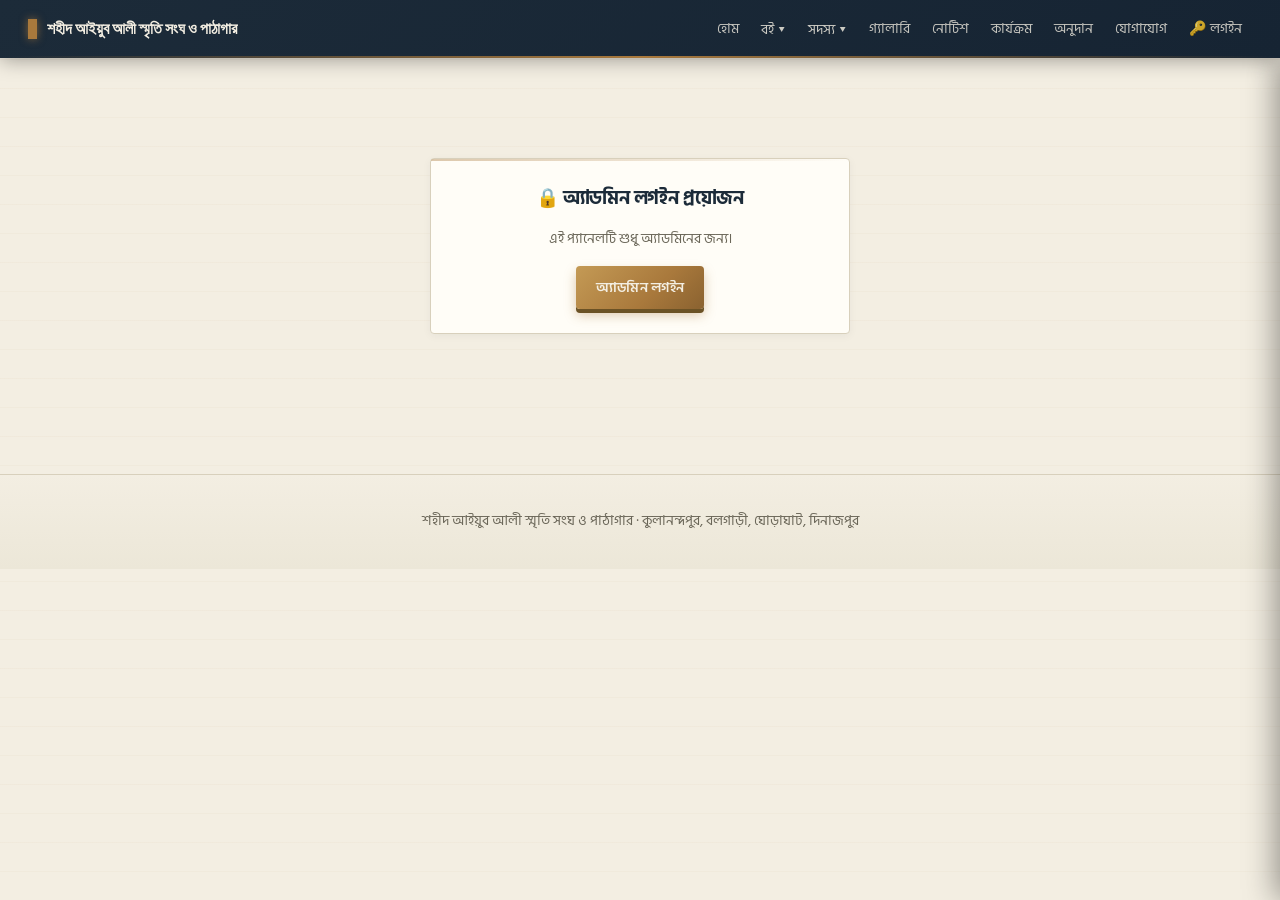
<file: admin.html>
<!DOCTYPE html>
<html lang="bn">
<head>
<meta charset="UTF-8"/>
<meta name="viewport" content="width=device-width, initial-scale=1.0"/>
<title>অ্যাডমিন প্যানেল — শহীদ আইয়ুব আলী স্মৃতি সংঘ ও পাঠাগার</title>
<link rel="stylesheet" href="css/style.css"/>
<style>
.ap-tabs { display:flex; gap:0; border-bottom:2px solid var(--line); margin-bottom:26px; flex-wrap:wrap; }
.ap-tab  { padding:10px 22px; border:none; background:none; cursor:pointer;
           font-family:'Hind Siliguri',sans-serif; font-size:.93rem; color:var(--muted);
           border-bottom:2px solid transparent; margin-bottom:-2px; transition:all .15s; }
.ap-tab.active { color:var(--brass-dark); border-bottom-color:var(--brass); font-weight:600; }
.ap-pane { display:none; } .ap-pane.active { display:block; }

/* পরিসংখ্যান */
.stat-row { display:grid; grid-template-columns:repeat(auto-fit,minmax(140px,1fr)); gap:12px; margin-bottom:28px; }
.stat-tile { background:var(--card); border:1px solid var(--line); border-top:3px solid var(--brass);
             padding:16px 14px; text-align:center; border-radius:var(--radius); }
.stat-tile .n { font-family:'Fraunces',serif; font-size:2rem; font-weight:700; color:var(--ink); }
.stat-tile .l { font-family:'IBM Plex Mono',monospace; font-size:.68rem; text-transform:uppercase;
                letter-spacing:.08em; color:var(--muted); margin-top:4px; }
.stat-tile.warn .n { color:var(--rust); }
.stat-tile.ok   .n { color:var(--sage); }

/* পারমিশন ম্যাট্রিক্স */
.perm-matrix { width:100%; border-collapse:collapse; font-size:.85rem; }
.perm-matrix th { background:var(--ink); color:var(--paper); padding:9px 10px; text-align:left; font-size:.75rem; }
.perm-matrix td { padding:9px 10px; border-bottom:1px solid var(--line); vertical-align:middle; }
.perm-matrix tr:nth-child(even) td { background:rgba(243,238,226,.5); }
.perm-check { display:flex; flex-wrap:wrap; gap:6px; }
.perm-tag { display:inline-flex; align-items:center; gap:4px; padding:3px 9px; border-radius:20px;
            font-size:.72rem; font-family:'IBM Plex Mono',monospace; cursor:pointer;
            border:1px solid var(--line); background:var(--paper); color:var(--muted); transition:all .15s; }
.perm-tag.active { background:rgba(95,113,97,.15); color:var(--sage); border-color:var(--sage); }
.perm-tag input { display:none; }

/* রোল ব্যাজ */
.role-badge { display:inline-block; padding:3px 10px; border-radius:20px; font-size:.72rem;
              font-family:'IBM Plex Mono',monospace; }
.role-admin { background:rgba(28,43,57,.1); color:var(--ink); }
.role-lib   { background:rgba(95,113,97,.15); color:var(--sage); }
.role-treas { background:rgba(169,121,60,.15); color:var(--brass-dark); }
.role-viewer{ background:rgba(154,59,59,.1); color:var(--rust); }
</style>
</head>
<body>
<div id="navRoot"></div>

<main class="wrap">

  <!-- লগইন প্রম্পট -->
  <div id="loginPrompt" style="max-width:420px;margin:60px auto;text-align:center;display:none;">
    <div class="panel">
      <h3 style="margin-bottom:10px;">🔒 অ্যাডমিন লগইন প্রয়োজন</h3>
      <p style="color:var(--muted);font-size:.9rem;margin-bottom:16px;">এই প্যানেলটি শুধু অ্যাডমিনের জন্য।</p>
      <button class="btn brass" onclick="openLoginModal();switchLoginTab('admin')">অ্যাডমিন লগইন</button>
    </div>
  </div>

  <!-- প্যানেল -->
  <div id="mainPanel" style="display:none;">
    <div style="display:flex;justify-content:space-between;align-items:center;flex-wrap:wrap;gap:10px;margin-bottom:22px;">
      <div class="section-label" style="margin:0;">⚙️ অ্যাডমিন প্যানেল</div>
      <div id="refreshBtnRoot"></div>
    </div>

    <div class="ap-tabs">
      <button class="ap-tab active" onclick="switchTab('stats')">📊 পরিসংখ্যান</button>
      <button class="ap-tab" onclick="switchTab('users')">👥 ব্যবহারকারী</button>
      <button class="ap-tab" onclick="switchTab('adduser')">➕ নতুন অ্যাক্সেস</button>
    </div>

    <!-- ট্যাব ১: পরিসংখ্যান -->
    <div id="pane-stats" class="ap-pane active">
      <div class="stat-row" id="statRow">
        <div class="stat-tile"><div class="n" id="s-books">—</div><div class="l">মোট বই</div></div>
        <div class="stat-tile"><div class="n" id="s-members">—</div><div class="l">মোট সদস্য</div></div>
        <div class="stat-tile"><div class="n" id="s-bookings">—</div><div class="l">চলমান বুকিং</div></div>
        <div class="stat-tile warn"><div class="n" id="s-overdue">—</div><div class="l">মেয়াদোত্তীর্ণ</div></div>
        <div class="stat-tile ok"><div class="n" id="s-income">—</div><div class="l">মোট আয়</div></div>
        <div class="stat-tile warn"><div class="n" id="s-expense">—</div><div class="l">মোট ব্যয়</div></div>
        <div class="stat-tile"><div class="n" id="s-balance">—</div><div class="l">ব্যালেন্স</div></div>
        <div class="stat-tile"><div class="n" id="s-donations">—</div><div class="l">অনুদান সংখ্যা</div></div>
      </div>
      <div style="display:flex;gap:14px;flex-wrap:wrap;">
        <a href="books.html"    class="btn outline">📚 বই তালিকা</a>
        <a href="booking.html"  class="btn outline">🔖 বুকিং</a>
        <a href="members.html"  class="btn outline">🧑 সদস্য</a>
        <a href="finance.html"  class="btn outline">💰 আয়-ব্যয়</a>
        <a href="gallery.html"  class="btn outline">📷 গ্যালারি</a>
      </div>
    </div>

    <!-- ট্যাব ২: ব্যবহারকারী -->
    <div id="pane-users" class="ap-pane">
      <div class="table-scroll">
        <table class="perm-matrix" id="userTable">
          <thead>
            <tr>
              <th>আইডি</th><th>নাম</th><th>ভূমিকা</th><th>পারমিশন</th><th>স্ট্যাটাস</th><th></th>
            </tr>
          </thead>
          <tbody id="userBody"></tbody>
        </table>
      </div>
      <div class="empty-state" id="userEmpty" style="display:none;">এখনো কোনো ব্যবহারকারী যোগ করা হয়নি।</div>
    </div>

    <!-- ট্যাব ৩: নতুন অ্যাক্সেস -->
    <div id="pane-adduser" class="ap-pane">
      <div class="panel" style="max-width:580px;">
        <div class="admin-badge" style="display:block;margin-bottom:14px;">নতুন ব্যবহারকারী যোগ করুন</div>

        <label>সদস্য আইডি <span style="color:var(--rust);">*</span></label>
        <input id="uMemberID" list="memberList" placeholder="সদস্য আইডি বা নাম লিখুন..." oninput="lookupMemberForUser()" />
        <datalist id="memberList"></datalist>
        <div id="memberLookupResult" style="font-size:.85rem;color:var(--sage);margin-top:4px;"></div>

        <label style="margin-top:14px;">ভূমিকা (Role)</label>
        <select id="uRole" onchange="applyRoleDefaults()">
          <option value="লাইব্রেরিয়ান">লাইব্রেরিয়ান</option>
          <option value="কোষাধ্যক্ষ">কোষাধ্যক্ষ</option>
          <option value="সাধারণ সম্পাদক">সাধারণ সম্পাদক</option>
          <option value="ভিউয়ার">ভিউয়ার (শুধু দেখতে পারবে)</option>
          <option value="কাস্টম">কাস্টম (নিজে বাছাই করুন)</option>
        </select>

        <label style="margin-top:16px;">পারমিশন বাছাই করুন</label>
        <p style="font-size:.8rem;color:var(--muted);margin-bottom:10px;">ভূমিকা বেছে নিলে ডিফল্ট পারমিশন সেট হয়। পরে কাস্টম করা যাবে।</p>

        <div class="perm-check" id="permChecks"></div>

        <label style="margin-top:16px;">পাসওয়ার্ড <span style="color:var(--rust);">*</span></label>
        <input id="uPass" type="password" placeholder="লগইনের জন্য পাসওয়ার্ড" />

        <button class="btn brass" style="margin-top:20px;width:100%;" onclick="addUser()">অ্যাক্সেস দিন</button>
      </div>
    </div>

  </div>
</main>

<!-- পারমিশন এডিট মডাল -->
<div id="permModalRoot"></div>
<div id="adminModalRoot"></div>
<div class="footer">শহীদ আইয়ুব আলী স্মৃতি সংঘ ও পাঠাগার · কুলানন্দপুর, বলগাড়ী, ঘোড়াঘাট, দিনাজপুর</div>

<script src="js/config.js"></script>
<script src="js/api.js"></script>
<script>
renderNav('admin.html');
renderRefreshBtn(loadAll);

// পারমিশন তালিকা
const ALL_PERMS = [
  { id:'books_view',    label:'বই দেখা' },
  { id:'books_edit',    label:'বই যোগ/এডিট' },
  { id:'booking_view',  label:'বুকিং দেখা' },
  { id:'booking_edit',  label:'বুকিং করা/ফেরত' },
  { id:'members_view',  label:'সদস্য দেখা' },
  { id:'members_edit',  label:'সদস্য এডিট' },
  { id:'finance_view',  label:'আয়-ব্যয় দেখা' },
  { id:'finance_edit',  label:'আয়-ব্যয় এন্ট্রি' },
  { id:'notices_edit',  label:'নোটিশ পোস্ট' },
  { id:'projects_edit', label:'প্রকল্প পোস্ট' },
  { id:'gallery_edit',  label:'গ্যালারি আপলোড' },
  { id:'reports_view',  label:'রিপোর্ট দেখা' },
];

const ROLE_PERMS = {
  'লাইব্রেরিয়ান':   'books_view,books_edit,booking_view,booking_edit,members_view,gallery_edit',
  'কোষাধ্যক্ষ':      'finance_view,finance_edit,members_view,reports_view',
  'সাধারণ সম্পাদক': 'books_view,booking_view,members_view,members_edit,notices_edit,projects_edit,finance_view,gallery_edit,reports_view',
  'ভিউয়ার':          'books_view,booking_view,members_view,finance_view,reports_view',
  'কাস্টম':           '',
};

function onAdminStateChange() {
  const admin = isAdmin();
  document.getElementById('loginPrompt').style.display = admin ? 'none' : 'block';
  document.getElementById('mainPanel').style.display   = admin ? 'block': 'none';
  if (admin) loadAll();
}

function switchTab(name) {
  document.querySelectorAll('.ap-tab').forEach((b,i) =>
    b.classList.toggle('active', ['stats','users','adduser'][i] === name));
  document.querySelectorAll('.ap-pane').forEach(p => p.classList.remove('active'));
  document.getElementById('pane-' + name).classList.add('active');
}

async function loadAll() {
  await Promise.all([loadStats(), loadUsers()]);
  loadMemberOptions();
  buildPermChecks(ROLE_PERMS['লাইব্রেরিয়ান'].split(','));
}

// ===== পরিসংখ্যান =====
async function loadStats() {
  const s = await Api.get('getStats');
  if (s.error) return;
  document.getElementById('s-books').textContent     = s.totalBooks;
  document.getElementById('s-members').textContent   = s.totalMembers;
  document.getElementById('s-bookings').textContent  = s.activeBookings;
  document.getElementById('s-overdue').textContent   = s.overdueBooks;
  document.getElementById('s-income').textContent    = '৳' + s.totalIncome.toLocaleString('bn-BD');
  document.getElementById('s-expense').textContent   = '৳' + s.totalExpense.toLocaleString('bn-BD');
  const bal = s.balance;
  const balEl = document.getElementById('s-balance');
  balEl.textContent = (bal < 0 ? '−৳' : '৳') + Math.abs(bal).toLocaleString('bn-BD');
  balEl.closest('.stat-tile').className = 'stat-tile ' + (bal >= 0 ? 'ok' : 'warn');
  document.getElementById('s-donations').textContent = s.totalDonations;
}

// ===== ব্যবহারকারী =====
async function loadUsers() {
  const users = await Api.get('listUsers') || [];
  const body  = document.getElementById('userBody');
  const empty = document.getElementById('userEmpty');
  if (!users.length) { body.innerHTML = ''; empty.style.display = 'block'; return; }
  empty.style.display = 'none';
  body.innerHTML = users.map(function(u) {
    const perms = (u.Permissions || '').split(',').filter(Boolean);
    const permBadges = perms.map(function(p) {
      const info = ALL_PERMS.find(function(x){ return x.id === p; });
      return '<span style="font-size:.7rem;padding:2px 7px;border-radius:20px;background:rgba(95,113,97,.12);color:var(--sage);font-family:\'IBM Plex Mono\',monospace;">' + (info ? info.label : p) + '</span>';
    }).join(' ');
    const roleCls = u.Role === 'লাইব্রেরিয়ান' ? 'role-lib' :
                    u.Role === 'কোষাধ্যক্ষ' ? 'role-treas' :
                    u.Role === 'ভিউয়ার' ? 'role-viewer' : 'role-admin';
    const activeHtml = u.Active === 'true' || u.Active === true
      ? '<span style="color:var(--sage);font-size:.8rem;">● সক্রিয়</span>'
      : '<span style="color:var(--rust);font-size:.8rem;">○ নিষ্ক্রিয়</span>';
    return '<tr>' +
      '<td class="mono">' + u.ID + '</td>' +
      '<td><strong>' + u.Name + '</strong><br><span style="color:var(--muted);font-size:.78rem;">' + u.Phone + '</span></td>' +
      '<td><span class="role-badge ' + roleCls + '">' + u.Role + '</span></td>' +
      '<td style="max-width:260px;"><div style="display:flex;flex-wrap:wrap;gap:4px;">' + permBadges + '</div></td>' +
      '<td>' + activeHtml + '</td>' +
      '<td style="white-space:nowrap;">' +
        '<button class="btn small outline" onclick="openEditPerm(\'' + u.ID + '\')">এডিট</button> ' +
        '<button class="btn small" style="background:var(--rust);" onclick="removeUser(\'' + u.ID + '\')">ডিলিট</button>' +
      '</td>' +
    '</tr>';
  }).join('');
}

// ===== সদস্য অপশন =====
let allMembers = [];
async function loadMemberOptions() {
  allMembers = await Api.get('listMembers') || [];
  document.getElementById('memberList').innerHTML = allMembers.map(function(m) {
    return '<option value="' + m.ID + '">' + m.Name + ' (' + m.ID + ')</option>';
  }).join('');
}

function lookupMemberForUser() {
  const val = document.getElementById('uMemberID').value.trim();
  const result = document.getElementById('memberLookupResult');
  const m = allMembers.find(function(x) {
    return String(x.ID) === val || x.Name === val;
  });
  result.textContent = m ? '✓ ' + m.Name + ' — ' + m.Village : '';
}

// ===== পারমিশন চেকবক্স =====
function buildPermChecks(active) {
  const wrap = document.getElementById('permChecks');
  wrap.innerHTML = ALL_PERMS.map(function(p) {
    const on = active.includes(p.id);
    return '<label class="perm-tag ' + (on ? 'active' : '') + '" onclick="togglePermTag(this)">' +
      '<input type="checkbox" value="' + p.id + '"' + (on ? ' checked' : '') + ' />' +
      (on ? '✓ ' : '+ ') + p.label +
    '</label>';
  }).join('');
}

function togglePermTag(el) {
  el.classList.toggle('active');
  const cb = el.querySelector('input');
  cb.checked = !cb.checked;
  el.childNodes[0].textContent = cb.checked ? '✓ ' : '+ ';
}

function applyRoleDefaults() {
  const role = document.getElementById('uRole').value;
  const perms = (ROLE_PERMS[role] || '').split(',').filter(Boolean);
  buildPermChecks(perms);
}

function getSelectedPerms() {
  return Array.from(document.querySelectorAll('#permChecks input:checked')).map(function(cb){ return cb.value; }).join(',');
}

// ===== নতুন ব্যবহারকারী যোগ =====
async function addUser() {
  const memberIDInput = document.getElementById('uMemberID').value.trim();
  // ID or name → resolve to ID
  const m = allMembers.find(function(x) {
    return String(x.ID) === memberIDInput || x.Name === memberIDInput;
  });
  const memberID = m ? m.ID : memberIDInput;
  const role     = document.getElementById('uRole').value;
  const password = document.getElementById('uPass').value;
  const perms    = getSelectedPerms();
  if (!memberID) { Toast.error('সদস্য আইডি দিন'); return; }
  if (!password) { Toast.error('পাসওয়ার্ড দিন'); return; }
  Toast.loading('যোগ করা হচ্ছে...');
  const res = await Api.post('addUser', { memberID, role, password, permissions: perms });
  if (res.error) { Toast.error(res.error); return; }
  Toast.success(res.name + ' কে অ্যাক্সেস দেওয়া হয়েছে ✓');
  document.getElementById('uMemberID').value = '';
  document.getElementById('uPass').value = '';
  document.getElementById('memberLookupResult').textContent = '';
  loadUsers();
  switchTab('users');
}

// ===== পারমিশন এডিট =====
async function openEditPerm(uid) {
  const users = await Api.get('listUsers') || [];
  const u = users.find(function(x){ return x.ID === uid; });
  if (!u) return;
  const curPerms = (u.Permissions || '').split(',').filter(Boolean);
  const checkboxes = ALL_PERMS.map(function(p) {
    const on = curPerms.includes(p.id);
    return '<label class="perm-tag ' + (on?'active':'') + '" onclick="togglePermTag(this)" style="margin:3px;">' +
      '<input type="checkbox" value="' + p.id + '"' + (on?' checked':'') + ' />' +
      (on?'✓ ':'+ ') + p.label +
    '</label>';
  }).join('');

  document.getElementById('permModalRoot').innerHTML =
    '<div class="modal-backdrop" onclick="closePermModal(event)">' +
      '<div class="modal" style="max-width:520px;" onclick="event.stopPropagation()">' +
        '<h3 style="margin-bottom:6px;">' + u.Name + ' — পারমিশন এডিট</h3>' +
        '<p style="font-size:.82rem;color:var(--muted);margin-bottom:14px;">ভূমিকা: ' + u.Role + '</p>' +
        '<label>ভূমিকা পরিবর্তন</label>' +
        '<select id="eRole" style="margin-bottom:14px;">' +
          ['লাইব্রেরিয়ান','কোষাধ্যক্ষ','সাধারণ সম্পাদক','ভিউয়ার','কাস্টম'].map(function(r) {
            return '<option value="' + r + '"' + (r===u.Role?' selected':'') + '>' + r + '</option>';
          }).join('') +
        '</select>' +
        '<label>পারমিশন</label>' +
        '<div class="perm-check" id="editPermChecks" style="margin:10px 0 18px;">' + checkboxes + '</div>' +
        '<label style="display:flex;align-items:center;gap:8px;margin-bottom:18px;">' +
          '<input type="checkbox" id="eActive"' + (u.Active==='true'?' checked':'') + ' />' +
          ' অ্যাকাউন্ট সক্রিয় রাখুন' +
        '</label>' +
        '<div style="display:flex;gap:10px;">' +
          '<button class="btn brass" style="flex:1;" onclick="saveEditPerm(\'' + uid + '\')">সংরক্ষণ করুন</button>' +
          '<button class="btn outline" onclick="closePermModal()">বাতিল</button>' +
        '</div>' +
      '</div>' +
    '</div>';
  document.body.style.overflow = 'hidden';
}

function closePermModal(e) {
  if (e && e.target !== e.currentTarget) return;
  document.getElementById('permModalRoot').innerHTML = '';
  document.body.style.overflow = '';
}

async function saveEditPerm(uid) {
  const role  = document.getElementById('eRole').value;
  const perms = Array.from(document.querySelectorAll('#editPermChecks input:checked')).map(function(cb){ return cb.value; }).join(',');
  const active= document.getElementById('eActive').checked;
  Toast.loading('সংরক্ষণ হচ্ছে...');
  const res = await Api.post('updateUserPermissions', { id: uid, role, permissions: perms, active });
  if (res.error) { Toast.error(res.error); return; }
  Toast.success('পারমিশন আপডেট হয়েছে ✓');
  closePermModal();
  loadUsers();
}

async function removeUser(uid) {
  if (!await Dialog.confirm('এই ব্যবহারকারীর অ্যাক্সেস বাতিল করতে চান?', { okText: 'হ্যাঁ, বাতিল করুন' })) return;
  await Api.post('deleteUser', { id: uid });
  Toast.success('অ্যাক্সেস বাতিল করা হয়েছে।');
  loadUsers();
}

onAdminStateChange();
</script>
</body>
</html>
</file>
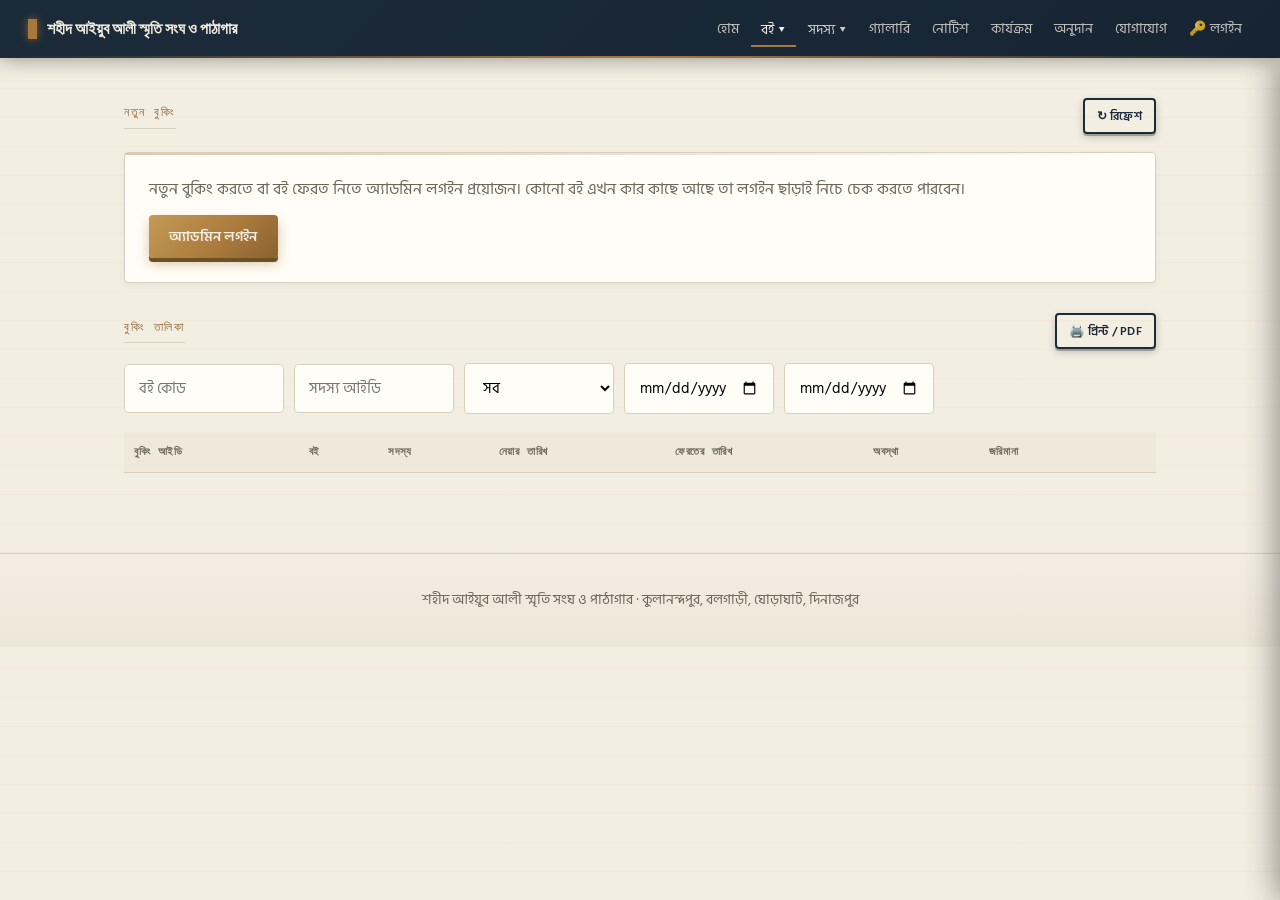
<file: booking.html>
<!DOCTYPE html>
<html lang="bn">
<head>
<meta charset="UTF-8" />
<meta name="viewport" content="width=device-width, initial-scale=1.0" />
<title>বই বুকিং — শহীদ আইয়ুব আলী স্মৃতি সংঘ ও পাঠাগার</title>
<link rel="stylesheet" href="css/style.css" />
</head>
<body>

<div id="navRoot"></div>

<main class="wrap">
  <div style="display:flex; justify-content:space-between; align-items:center; flex-wrap:wrap; gap:10px; margin-bottom:18px;">
    <div class="section-label" style="margin:0;">নতুন বুকিং</div>
    <div id="refreshBtnRoot"></div>
  </div>

  <div id="bookingFormPanel" class="panel" style="margin-bottom:30px; display:none;">
    <div class="grid-2">
      <div>
        <label>বই কোড</label>
        <input id="fBookCode" placeholder="যেমন: 101" oninput="lookupBook()" />
        <div id="bookLookup" class="lookup-result" style="display:none;"></div>
      </div>
      <div>
        <label>সদস্য আইডি</label>
        <input id="fMemberId" placeholder="যেমন: 0001" oninput="lookupMember()" />
        <div id="memberLookup" class="lookup-result" style="display:none;"></div>
      </div>
      <div>
        <label>নেয়ার তারিখ</label>
        <input id="fTakenDate" type="date" />
      </div>
      <div>
        <label>ফেরতের তারিখ</label>
        <input id="fDueDate" type="date" />
      </div>
    </div>
    <button class="btn brass" style="margin-top:20px;" onclick="submitBooking()">বুকিং সংরক্ষণ করুন</button>
    <div id="bookingMsg"></div>
  </div>

  <div id="bookingLoginPrompt" class="panel" style="margin-bottom:30px;">
    <p style="margin:0 0 12px; color:var(--muted);">নতুন বুকিং করতে বা বই ফেরত নিতে অ্যাডমিন লগইন প্রয়োজন। কোনো বই এখন কার কাছে আছে তা লগইন ছাড়াই নিচে চেক করতে পারবেন।</p>
    <button class="btn brass" onclick="openAdminLogin()">অ্যাডমিন লগইন</button>
  </div>

  <div style="display:flex;justify-content:space-between;align-items:center;flex-wrap:wrap;gap:10px;margin-bottom:14px;">
    <div class="section-label" style="margin:0;">বুকিং তালিকা</div>
    <button class="btn small outline" onclick="printBookings()">🖨️ প্রিন্ট / PDF</button>
  </div>
  <div style="display:flex; gap:10px; margin-bottom:18px; flex-wrap:wrap; align-items:center;">
    <input id="filterCode" placeholder="বই কোড" style="max-width:160px;" oninput="loadBookings()" />
    <input id="filterMember" placeholder="সদস্য আইডি" style="max-width:160px;" oninput="loadBookings()" />
    <select id="filterStatus" style="max-width:150px;" onchange="loadBookings()">
      <option value="">সব</option>
      <option value="active">চলমান</option>
      <option value="returned">ফেরত দেওয়া</option>
    </select>
    <input id="filterFrom" type="date" title="শুরুর তারিখ" style="max-width:150px;" onchange="loadBookings()" />
    <input id="filterTo" type="date" title="শেষ তারিখ" style="max-width:150px;" onchange="loadBookings()" />
  </div>
  <div class="table-scroll"><table>
    <thead>
      <tr><th>বুকিং আইডি</th><th>বই</th><th>সদস্য</th><th>নেয়ার তারিখ</th><th>ফেরতের তারিখ</th><th>অবস্থা</th><th>জরিমানা</th><th></th></tr>
    </thead>
    <tbody id="bookingBody"></tbody>
  </table></div>
  <div class="empty-state" id="bookingEmpty" style="display:none;">কোনো বুকিং পাওয়া যায়নি।</div>
</main>

<div id="adminModalRoot"></div>
<div class="footer">শহীদ আইয়ুব আলী স্মৃতি সংঘ ও পাঠাগার · কুলানন্দপুর, বলগাড়ী, ঘোড়াঘাট, দিনাজপুর</div>

<script src="js/config.js"></script>
<script src="js/api.js"></script>
<script>
renderNav('booking.html');
document.getElementById('fTakenDate').value = toInputDate(new Date());

let bookLookupTimer, memberLookupTimer;

function lookupBook() {
  clearTimeout(bookLookupTimer);
  bookLookupTimer = setTimeout(async () => {
    const code = document.getElementById('fBookCode').value.trim();
    const el = document.getElementById('bookLookup');
    if (!code) { el.style.display = 'none'; return; }
    const book = await Api.get('getBook', { code });
    if (book.error) {
      el.style.display = 'block';
      el.innerHTML = `<span style="color:var(--rust);">${book.error}</span>`;
      return;
    }
    const status = await Api.get('checkBookStatus', { code });
    el.style.display = 'block';
    if (status.available) {
      el.innerHTML = `<strong>${book.Title}</strong> — ${book.Author} <span class="tag available" style="margin-left:6px;">উপলব্ধ</span>`;
    } else {
      el.innerHTML = `<strong>${book.Title}</strong> — ${book.Author} <span class="tag unavailable" style="margin-left:6px;">"${status.memberName}" এর কাছে বুকিং আছে</span>`;
    }
  }, 350);
}

function lookupMember() {
  clearTimeout(memberLookupTimer);
  memberLookupTimer = setTimeout(async () => {
    const id = document.getElementById('fMemberId').value.trim();
    const el = document.getElementById('memberLookup');
    if (!id) { el.style.display = 'none'; return; }
    const member = await Api.get('getMember', { id });
    el.style.display = 'block';
    if (member.error) {
      el.innerHTML = `<span style="color:var(--rust);">${member.error}</span>`;
      return;
    }
    el.innerHTML = `<strong>${member.Name}</strong> — ${member.Village || ''}`;
  }, 350);
}

async function submitBooking() {
  const payload = {
    bookCode: document.getElementById('fBookCode').value.trim(),
    memberId: document.getElementById('fMemberId').value.trim(),
    takenDate: document.getElementById('fTakenDate').value,
    dueDate: document.getElementById('fDueDate').value,
  };
  if (!payload.bookCode || !payload.memberId) {
    Toast.error('বই কোড ও সদস্য আইডি দিন'); return;
  }
  Toast.loading('বুকিং সংরক্ষণ হচ্ছে...');
  const res = await Api.post('createBooking', payload);
  if (res.error) { Toast.error(res.error); return; }
  Toast.success(`বুকিং সম্পন্ন: "${res.bookTitle}" → ${res.memberName}`);
  document.getElementById('fBookCode').value = '';
  document.getElementById('fMemberId').value = '';
  document.getElementById('fDueDate').value = '';
  document.getElementById('bookLookup').style.display = 'none';
  document.getElementById('memberLookup').style.display = 'none';
  loadBookings();
}

function onAdminStateChange() {
  document.getElementById('bookingFormPanel').style.display = (isAdmin() || Can.editBooking()) ? 'block' : 'none';
  document.getElementById('bookingLoginPrompt').style.display = (isAdmin() || Can.editBooking()) ? 'none' : 'block';
  loadBookings();
}

let _allBookings = [];

function printBookings() {
  const from = document.getElementById('filterFrom').value;
  const to   = document.getElementById('filterTo').value;
  const list = _allBookings;
  const meta = from || to
    ? `<span>তারিখ: ${from ? fmtDate(from) : '—'} থেকে ${to ? fmtDate(to) : '—'}</span>`
    : '<span>সকল বুকিং</span>';
  const html = `<table>
    <thead><tr><th>আইডি</th><th>বই</th><th>সদস্য</th><th>নেয়ার তারিখ</th><th>ফেরতের তারিখ</th><th>অবস্থা</th><th>জরিমানা</th></tr></thead>
    <tbody>${list.map(b => `<tr>
      <td>${b.ID}</td>
      <td>${b.BookTitle||b.BookCode}</td>
      <td>${b.MemberName||b.MemberID}</td>
      <td>${fmtDate(b.TakenDate)}</td>
      <td>${fmtDate(b.DueDate)}</td>
      <td><span class="badge ${b.Status==='returned'?'badge-ok':'badge-warn'}">${b.Status==='returned'?'ফেরত':'চলমান'}</span></td>
      <td>${b.Fine>0?'৳'+b.Fine:'—'}</td>
    </tr>`).join('')}</tbody></table>`;
  PrintUtil.print(`বুকিং তালিকা (${list.length}টি)`, html, meta);
}

async function loadBookings() {
  const bookCode = document.getElementById('filterCode').value.trim();
  const memberId = document.getElementById('filterMember').value.trim();
  const status   = document.getElementById('filterStatus').value;
  const fromDate = document.getElementById('filterFrom').value;
  const toDate   = document.getElementById('filterTo').value;
  let bookings = await Api.get('listBookings', { bookCode, memberId, status });
  if (!bookings) bookings = [];

  // তারিখ রেঞ্জ ফিল্টার (client-side)
  if (fromDate) bookings = bookings.filter(b => b.TakenDate && new Date(b.TakenDate) >= new Date(fromDate));
  if (toDate)   bookings = bookings.filter(b => b.TakenDate && new Date(b.TakenDate) <= new Date(toDate + 'T23:59:59'));
  _allBookings = bookings;
  const body = document.getElementById('bookingBody');
  const empty = document.getElementById('bookingEmpty');
  if (!_allBookings || _allBookings.length === 0) {
    body.innerHTML = '';
    empty.style.display = 'block';
    return;
  }
  empty.style.display = 'none';
  body.innerHTML = _allBookings.map(b => {
    let statusHtml;
    if (b.Status === 'returned') {
      statusHtml = b.IsOverdue
        ? `<span class="stamp">ফেরত (দেরিতে)</span>`
        : `<span class="stamp ok">ফেরত দেওয়া হয়েছে</span>`;
    } else {
      statusHtml = b.IsOverdue
        ? `<span class="stamp">মেয়াদ শেষ · ${b.OverdueDays} দিন</span>`
        : `<span class="stamp ok">চলমান</span>`;
    }
    const fineHtml = b.Fine > 0
      ? `<span class="mono" style="color:var(--rust); font-weight:600;">৳${b.Fine}</span>`
      : `<span class="mono" style="color:var(--muted);">—</span>`;
    let actions = '';
    if (b.Status === 'active' && (isAdmin() || Can.editBooking())) {
      actions += `<button class="btn small brass" onclick="markReturned('${b.ID}')">ফেরত দিন</button>`;
    }
    if (isAdmin()) {
      actions += ` <button class="btn small" style="background:var(--rust);" onclick="removeBooking('${b.ID}')">ডিলিট</button>`;
    }
    const rowStyle = b.IsOverdue ? 'style="background:rgba(154,59,59,0.06);"' : '';
    return `<tr ${rowStyle}>
      <td class="mono">${b.ID}</td>
      <td><strong>${b.BookTitle || b.BookCode}</strong><br><span style="color:var(--muted); font-size:0.8rem;">কোড: ${b.BookCode}</span></td>
      <td>${b.MemberName || b.MemberID}<br><span style="color:var(--muted); font-size:0.8rem;">আইডি: ${b.MemberID}</span></td>
      <td class="mono">${fmtDate(b.TakenDate)}</td>
      <td class="mono" style="${b.IsOverdue ? 'color:var(--rust); font-weight:600;' : ''}">${fmtDate(b.DueDate)}</td>
      <td>${statusHtml}</td>
      <td>${fineHtml}</td>
      <td>${actions}</td>
    </tr>`;
  }).join('');
}

async function markReturned(id) {
  if (!await Dialog.confirm('বইটি ফেরত এসেছে বলে চিহ্নিত করবেন?')) return;
  const res = await Api.post('returnBooking', { id, returnDate: toInputDate(new Date()) });
  if (res.error) { Toast.error(res.error); return; }
  loadBookings();
}

async function removeBooking(id) {
  if (!await Dialog.confirm('এই বুকিং রেকর্ডটি মুছে ফেলতে চান?')) return;
  await Api.post('deleteBooking', { id });
  loadBookings();
}

renderRefreshBtn(loadBookings);
onAdminStateChange();
</script>
</body>
</html>
</file>
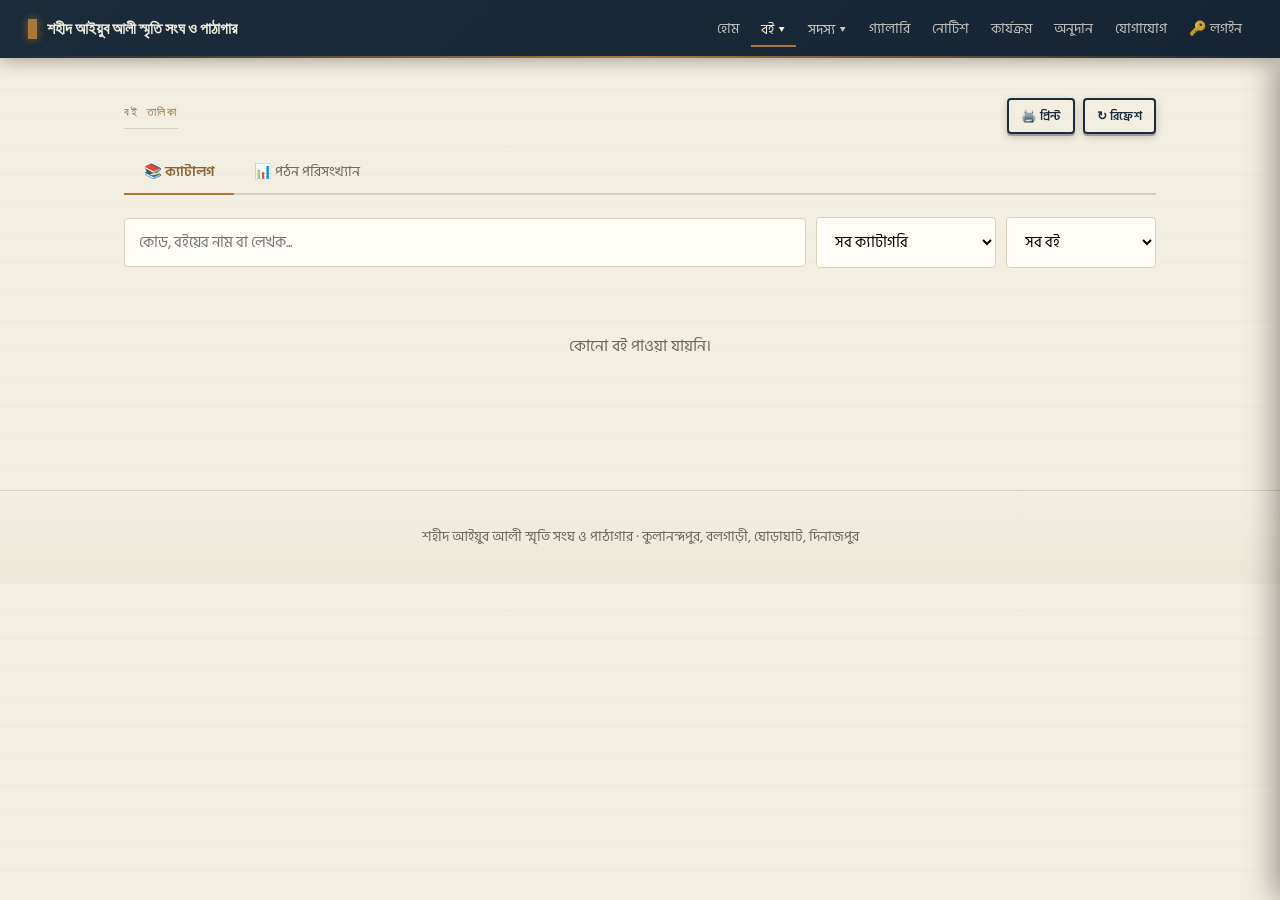
<file: books.html>
<!DOCTYPE html>
<html lang="bn">
<head>
<meta charset="UTF-8" />
<meta name="viewport" content="width=device-width, initial-scale=1.0" />
<title>বই তালিকা — শহীদ আইয়ুব আলী স্মৃতি সংঘ ও পাঠাগার</title>
<link rel="stylesheet" href="css/style.css" />
<style>
.book-cover{width:100%;aspect-ratio:3/4;object-fit:cover;border-radius:var(--radius);border:1px solid var(--line);margin-bottom:10px;background:var(--line);}
.book-cover-placeholder{width:100%;aspect-ratio:3/4;background:linear-gradient(135deg,var(--line) 0%,var(--paper) 100%);border-radius:var(--radius);margin-bottom:10px;display:flex;align-items:center;justify-content:center;color:var(--muted);font-size:2rem;}
.tabs{display:flex;gap:0;margin-bottom:22px;border-bottom:2px solid var(--line);}
.tab-btn{background:none;border:none;padding:10px 20px;font-family:'Hind Siliguri',sans-serif;font-size:.9rem;cursor:pointer;color:var(--muted);border-bottom:2px solid transparent;margin-bottom:-2px;transition:all .15s;}
.tab-btn.active{color:var(--brass-dark);border-bottom-color:var(--brass);font-weight:600;}
.tab-pane{display:none;}.tab-pane.active{display:block;}
.rank-row{display:flex;align-items:center;gap:12px;padding:10px 0;border-bottom:1px solid var(--line);}
.rank-num{font-family:'IBM Plex Mono',monospace;font-size:1rem;color:var(--muted);min-width:24px;}
.rank-cover{width:36px;height:48px;object-fit:cover;border-radius:2px;border:1px solid var(--line);background:var(--line);flex-shrink:0;}
.rank-info{flex:1;}
.rank-info strong{display:block;font-size:.92rem;}
.rank-info span{color:var(--muted);font-size:.8rem;}
.rank-badge{font-family:'IBM Plex Mono',monospace;font-size:.78rem;background:rgba(169,121,60,.15);color:var(--brass-dark);padding:3px 10px;border-radius:20px;white-space:nowrap;}

/* crop */
.crop-wrap{position:relative;width:100%;max-width:340px;overflow:hidden;border:1px solid var(--line);border-radius:var(--radius);background:#111;display:none;touch-action:none;overscroll-behavior:contain;}
.crop-wrap img{display:block;width:100%;}
.crop-box{position:absolute;border:2px solid var(--brass);box-shadow:0 0 0 9999px rgba(0,0,0,0.55);cursor:move;touch-action:none;user-select:none;}
.crop-handle{position:absolute;width:14px;height:14px;background:var(--brass);border-radius:50%;right:-7px;bottom:-7px;cursor:se-resize;touch-action:none;}
</style>
</head>
<body>
<div id="navRoot"></div>
<main class="wrap">
  <div style="display:flex;justify-content:space-between;align-items:center;flex-wrap:wrap;gap:10px;margin-bottom:16px;">
    <div class="section-label" style="margin:0;">বই তালিকা</div>
    <div style="display:flex;gap:8px;align-items:center;flex-wrap:wrap;">
      <button class="btn small outline" onclick="printBooks()">🖨️ প্রিন্ট</button>
      <div id="refreshBtnRoot"></div>
    </div>
  </div>

  <div class="tabs">
    <button class="tab-btn active" onclick="switchTab('catalog')">📚 ক্যাটালগ</button>
    <button class="tab-btn" onclick="switchTab('stats')">📊 পঠন পরিসংখ্যান</button>
  </div>

  <!-- ক্যাটালগ -->
  <div id="tab-catalog" class="tab-pane active">
    <div style="display:flex;gap:10px;flex-wrap:wrap;margin-bottom:12px;align-items:center;">
      <input id="searchInput" placeholder="কোড, বইয়ের নাম বা লেখক..." style="flex:1;min-width:180px;" oninput="applyFilter()" />
      <select id="categoryFilter" style="max-width:180px;" onchange="applyFilter()">
        <option value="">সব ক্যাটাগরি</option>
      </select>
      <select id="availFilter" style="max-width:150px;" onchange="applyFilter()">
        <option value="">সব বই</option>
        <option value="available">উপলব্ধ</option>
        <option value="unavailable">বুকিং আছে</option>
      </select>
    </div>
    <div id="filterSummary" style="font-size:.82rem;color:var(--muted);margin-bottom:16px;"></div>

    <div id="adminBlock" class="admin-only-block" style="display:none;margin-bottom:26px;">
      <span class="admin-badge">নতুন বই যোগ করুন</span>
      <div class="grid-2">
        <div><label>কোড *</label><input id="bCode" /></div>
        <div><label>বইয়ের নাম *</label><input id="bTitle" /></div>
        <div><label>লেখক *</label><input id="bAuthor" /></div>
        <div><label>ক্যাটাগরি</label>
          <input id="bCategory" list="catSuggest" placeholder="যেমন: উপন্যাস, ইতিহাস..." />
          <datalist id="catSuggest"></datalist>
        </div>
        <div><label>মোট কপি</label><input id="bCopies" type="number" min="1" value="1" /></div>
      </div>
      <label style="margin-top:14px;">বইয়ের প্রচ্ছদ ছবি</label>
      <div style="display:flex;gap:10px;align-items:center;flex-wrap:wrap;margin-bottom:10px;">
        <label class="btn outline" style="cursor:pointer;margin:0;">
          📷 ছবি যোগ করুন
          <input type="file" accept="image/*" id="bCoverInput" style="display:none;" onchange="loadCoverImage(event,'add')" />
        </label>
        <span id="bCoverName" style="font-size:.82rem;color:var(--muted);"></span>
      </div>
      <div id="addCropWrap" class="crop-wrap">
        <img id="addCropImg" />
        <div id="addCropBox" class="crop-box"><div class="crop-handle" id="addCropHandle"></div></div>
      </div>
      <canvas id="addCropCanvas" style="display:none;"></canvas>
      <img id="addCoverPreview" style="display:none;width:80px;height:107px;object-fit:cover;border:1px solid var(--line);border-radius:var(--radius);margin-top:8px;" />
      <button id="addCropBtn" class="btn outline" style="display:none;margin-top:8px;" onclick="cropAndPreview('add')">✂️ এই অংশটুকু ব্যবহার করুন</button>
      <button class="btn brass" style="margin-top:16px;" onclick="addBook()">বই যোগ করুন</button>
    </div>

    <div class="card-grid" id="bookGrid"></div>
    <div class="empty-state" id="emptyState" style="display:none;">কোনো বই পাওয়া যায়নি।</div>
  </div>

  <!-- পরিসংখ্যান -->
  <div id="tab-stats" class="tab-pane">
    <div id="statsLoading" style="color:var(--muted);padding:20px 0;">লোড হচ্ছে...</div>
    <div id="statsContent" style="display:none;">
      <div class="grid-2" style="gap:24px;">
        <div>
          <div style="font-family:'IBM Plex Mono',monospace;font-size:.72rem;text-transform:uppercase;letter-spacing:.1em;color:var(--brass-dark);margin-bottom:14px;">সর্বাধিক পঠিত বই</div>
          <div id="topBooksList"></div>
        </div>
        <div>
          <div style="font-family:'IBM Plex Mono',monospace;font-size:.72rem;text-transform:uppercase;letter-spacing:.1em;color:var(--brass-dark);margin-bottom:14px;">সবচেয়ে বেশি বই পড়েছেন</div>
          <div id="topMembersList"></div>
        </div>
      </div>
    </div>
  </div>
</main>

<div id="editModalRoot"></div>
<div id="adminModalRoot"></div>
<div class="footer">শহীদ আইয়ুব আলী স্মৃতি সংঘ ও পাঠাগার · কুলানন্দপুর, বলগাড়ী, ঘোড়াঘাট, দিনাজপুর</div>

<script src="js/config.js"></script>
<script src="js/api.js"></script>
<script>
renderNav('books.html');
renderRefreshBtn(function() { loadBooks(); if (statsLoaded) loadStats(); });

var allBooks = [], statsLoaded = false, addCoverDataUrl = '', editCoverDataUrl = '', _cropCleanup = null;

function onAdminStateChange() {
  document.getElementById('adminBlock').style.display = (isAdmin() || Can.editBooks()) ? 'block' : 'none';
  renderBooks(allBooks);
}

function switchTab(name) {
  document.querySelectorAll('.tab-btn').forEach(function(b, i) { b.classList.toggle('active', ['catalog','stats'][i] === name); });
  document.querySelectorAll('.tab-pane').forEach(function(p) { p.classList.remove('active'); });
  document.getElementById('tab-' + name).classList.add('active');
  if (name === 'stats' && !statsLoaded) loadStats();
}

// ===== ক্রপ =====
function loadCoverImage(evt, prefix) {
  var file = evt.target.files[0];
  if (!file) return;
  document.getElementById(prefix === 'add' ? 'bCoverName' : 'eCoverName').textContent = file.name;
  var reader = new FileReader();
  reader.onload = function(e) { initCrop(e.target.result, prefix); };
  reader.readAsDataURL(file);
}

function initCrop(src, prefix) {
  if (_cropCleanup) { _cropCleanup(); _cropCleanup = null; }
  var wrap = document.getElementById(prefix + 'CropWrap');
  var img  = document.getElementById(prefix + 'CropImg');
  wrap.style.display = 'block';
  document.getElementById(prefix + 'CropBtn').style.display = 'inline-block';
  document.getElementById(prefix === 'add' ? 'addCoverPreview' : 'editCoverPreview').style.display = 'none';
  if (prefix === 'add') addCoverDataUrl = ''; else editCoverDataUrl = '';
  img.onload = function() {
    var w  = wrap.offsetWidth || 300;
    var iH = w * (img.naturalHeight / img.naturalWidth);
    wrap.style.height = iH + 'px';
    var box = document.getElementById(prefix + 'CropBox');
    var bw = Math.min(w * 0.75, w), bh = bw * (4/3);
    box.style.left = ((w-bw)/2) + 'px'; box.style.top = (Math.max(0,(iH-bh)/2)) + 'px';
    box.style.width = bw + 'px'; box.style.height = bh + 'px';
    _cropCleanup = makeDraggable(box, document.getElementById(prefix + 'CropHandle'), iH, w);
  };
  img.src = src;
}

function makeDraggable(box, handle, imgH, imgW) {
  var mode, startX, startY, startL, startT, startW, startH;
  function onDown(e, m) {
    mode = m;
    var p = e.touches ? e.touches[0] : e;
    startX=p.clientX; startY=p.clientY;
    startL=parseInt(box.style.left)||0; startT=parseInt(box.style.top)||0;
    startW=parseInt(box.style.width)||60; startH=parseInt(box.style.height)||80;
    document.body.style.overflow='hidden'; e.preventDefault();
  }
  function onMove(e) {
    if (!mode) return;
    var p = e.touches ? e.touches[0] : e;
    var dx=p.clientX-startX, dy=p.clientY-startY;
    if (mode==='move') {
      box.style.left=Math.max(0,Math.min(imgW-startW,startL+dx))+'px';
      box.style.top =Math.max(0,Math.min(imgH-startH,startT+dy))+'px';
    } else {
      var nw=Math.max(60,startW+dx), nh=nw*(4/3);
      if (startL+nw<=imgW && startT+nh<=imgH) { box.style.width=nw+'px'; box.style.height=nh+'px'; }
    }
    e.preventDefault();
  }
  function onUp() { mode=null; document.body.style.overflow=''; }
  box.addEventListener('mousedown',   function(e){ onDown(e,'move'); });
  box.addEventListener('touchstart',  function(e){ onDown(e,'move'); }, {passive:false});
  handle.addEventListener('mousedown',  function(e){ e.stopPropagation(); onDown(e,'resize'); });
  handle.addEventListener('touchstart', function(e){ e.stopPropagation(); onDown(e,'resize'); }, {passive:false});
  document.addEventListener('mousemove', onMove);
  document.addEventListener('touchmove',  onMove, {passive:false});
  document.addEventListener('mouseup',   onUp);
  document.addEventListener('touchend',  onUp);
  return function cleanup() {
    document.removeEventListener('mousemove', onMove);
    document.removeEventListener('touchmove',  onMove);
    document.removeEventListener('mouseup',   onUp);
    document.removeEventListener('touchend',  onUp);
    document.body.style.overflow = '';
  };
}

function cropAndPreview(prefix) {
  var wrap=document.getElementById(prefix+'CropWrap'), img=document.getElementById(prefix+'CropImg');
  var box=document.getElementById(prefix+'CropBox'), canvas=document.getElementById(prefix+'CropCanvas');
  var scX=img.naturalWidth/wrap.offsetWidth, scY=img.naturalHeight/wrap.offsetHeight;
  var sx=parseInt(box.style.left)*scX, sy=parseInt(box.style.top)*scY;
  var sw=parseInt(box.style.width)*scX, sh=parseInt(box.style.height)*scY;
  canvas.width=600; canvas.height=800;
  var ctx=canvas.getContext('2d'); ctx.imageSmoothingEnabled=true; ctx.imageSmoothingQuality='high';
  ctx.drawImage(img,sx,sy,sw,sh,0,0,600,800);
  var dataUrl=canvas.toDataURL('image/jpeg',0.85);
  if (prefix==='add') addCoverDataUrl=dataUrl; else editCoverDataUrl=dataUrl;
  var prev=document.getElementById(prefix==='add'?'addCoverPreview':'editCoverPreview');
  prev.src=dataUrl; prev.style.display='block';
  wrap.style.display='none';
  document.getElementById(prefix+'CropBtn').style.display='none';
  if (_cropCleanup) { _cropCleanup(); _cropCleanup=null; }
  document.body.style.overflow='';
}

// ===== বই কার্ড =====
function bookCard(b) {
  var total=Number(b.TotalCopies)||1, avail=Number(b.AvailableCopies), isAvail=avail>0;
  var code=String(b.Code), codeQ=JSON.stringify(code);
  var cover=b.CoverURL
    ? '<img class="book-cover" src="'+b.CoverURL+'" loading="lazy" />'
    : '<div class="book-cover-placeholder">\u{1F4D6}</div>';
  var copyBadge=total>1?'<span style="font-size:.74rem;color:var(--muted);">'+avail+'/'+total+' \u0995\u09AA\u09BF</span>':'';
  var statusTag='<span class="tag '+(isAvail?'available':'unavailable')+'">'+(isAvail?'\u0989\u09AA\u09B2\u09AC\u09CD\u09A7':'\u0985\u09A8\u09C1\u09AA\u09B2\u09AC\u09CD\u09A7')+'</span>';
  var adminBtns='';
  if (isAdmin()||Can.editBooks()) {
    adminBtns='<div class="row-actions" style="margin-top:10px;border-top:1px dashed var(--line);padding-top:10px;">'+
      '<button class="btn small outline" onclick="event.stopPropagation();openEdit('+codeQ+')">\u098F\u09A1\u09BF\u099F</button> '+
      '<button class="btn small" style="background:var(--rust);" onclick="event.stopPropagation();removeBook('+codeQ+')">\u09A1\u09BF\u09B2\u09BF\u099F</button></div>';
  }
  return '<div class="index-card" data-code="'+code+'" onclick="openBookDetail(\''+code+'\')" style="cursor:pointer;">'+
    cover+
    '<div class="catid mono">\u0995\u09CB\u09A1: '+code+(b.Category?' \xb7 '+b.Category:'')+'</div>'+
    '<h3>'+b.Title+'</h3>'+
    '<div class="author">\u09B2\u09C7\u0996\u0995: '+b.Author+'</div>'+
    '<div class="meta-row" style="margin-top:8px;display:flex;justify-content:space-between;align-items:center;">'+statusTag+copyBadge+'</div>'+
    adminBtns+
  '</div>';
}

// ===== বইয়ের বিস্তারিত modal =====
function openBookDetail(code) {
  var b=allBooks.find(function(x){return String(x.Code)===String(code);});
  if (!b) return;
  var avail=Number(b.AvailableCopies)||0;
  var shareURL=window.location.origin+window.location.pathname+'?code='+encodeURIComponent(code);
  var cover=b.CoverURL?'<img src="'+b.CoverURL+'" style="width:100%;max-height:260px;object-fit:cover;border-radius:8px 8px 0 0;" />':'';
  var statusTag=avail>0?'<span class="tag available">\u0989\u09AA\u09B2\u09AC\u09CD\u09A7</span>':'<span class="tag unavailable">\u0985\u09A8\u09C1\u09AA\u09B2\u09AC\u09CD\u09A7</span>';
  var copyInfo=Number(b.TotalCopies)>1?(b.AvailableCopies+'/'+b.TotalCopies+' \u0995\u09AA\u09BF'):'';

  var modal=document.createElement('div');
  modal.className='modal-backdrop';
  modal.onclick=function(e){if(e.target===modal)closeBookDetail();};
  modal.innerHTML=
    '<div class="modal" style="max-width:460px;padding:0;overflow:hidden;" onclick="event.stopPropagation()">'+
      cover+
      '<div style="padding:22px 24px 24px;">'+
        '<div style="font-family:IBM Plex Mono,monospace;font-size:.72rem;color:var(--muted);margin-bottom:6px;">\u0995\u09CB\u09A1: '+b.Code+(b.Category?' \xb7 '+b.Category:'')+'</div>'+
        '<h3 style="font-size:1.3rem;margin-bottom:6px;">'+b.Title+'</h3>'+
        '<div style="color:var(--muted);margin-bottom:14px;">\u09B2\u09C7\u0996\u0995: '+b.Author+'</div>'+
        '<div style="display:flex;justify-content:space-between;align-items:center;margin-bottom:18px;">'+statusTag+'<span style="font-size:.82rem;color:var(--muted);">'+copyInfo+'</span></div>'+
        '<div style="display:flex;gap:10px;">'+
          '<button class="btn outline" style="flex:1;" onclick="closeBookDetail()">\u2190 \u09AB\u09BF\u09B0\u09C7 \u09AF\u09BE\u09A8</button>'+
          '<button class="btn outline" id="bkShareBtn">\uD83D\uDD17 \u09B6\u09C7\u09AF\u09BC\u09BE\u09B0</button>'+
        '</div>'+
      '</div>'+
    '</div>';

  document.getElementById('editModalRoot').innerHTML='';
  document.getElementById('editModalRoot').appendChild(modal);
  document.getElementById('bkShareBtn').onclick=function(){
    ShareUtil.show(b.Title, b.Title+' ('+b.Author+') \u2014 \u09B6\u09B9\u09C0\u09A6 \u0986\u0987\u09AF\u09BC\u09C1\u09AC \u0986\u09B2\u09C0 \u09AA\u09BE\u09A0\u09BE\u0997\u09BE\u09B0', shareURL);
  };
  document.body.style.overflow='hidden';
  history.pushState({book: code},'',window.location.pathname+'?code='+encodeURIComponent(code));
}
function closeBookDetail() {
  document.getElementById('editModalRoot').innerHTML='';
  document.body.style.overflow='';
  history.pushState(null,'',window.location.pathname);
}

// ===== ফিল্টার ও রেন্ডার =====
function renderBooks(list) {
  var grid=document.getElementById('bookGrid'), empty=document.getElementById('emptyState');
  document.getElementById('filterSummary').textContent=list.length?'\u09AE\u09CB\u09A4 '+list.length+'\u099F\u09BF \u09AC\u0987':'';
  if (!list||!list.length){grid.innerHTML='';empty.style.display='block';return;}
  empty.style.display='none';
  grid.innerHTML=list.map(bookCard).join('');
}

function applyFilter() {
  var q=document.getElementById('searchInput').value.trim().toLowerCase();
  var cat=document.getElementById('categoryFilter').value;
  var av=document.getElementById('availFilter').value;
  var list=allBooks;
  if (q) list=list.filter(function(b){return String(b.Code).toLowerCase().includes(q)||String(b.Title).toLowerCase().includes(q)||String(b.Author).toLowerCase().includes(q);});
  if (cat) list=list.filter(function(b){return String(b.Category)===cat;});
  if (av==='available') list=list.filter(function(b){return Number(b.AvailableCopies)>0;});
  if (av==='unavailable') list=list.filter(function(b){return Number(b.AvailableCopies)===0;});
  renderBooks(list);
}

async function loadBooks() {
  allBooks=await Api.get('listBooks')||[];
  var cats=[...new Set(allBooks.map(function(b){return b.Category;}).filter(Boolean))].sort();
  var sel=document.getElementById('categoryFilter'), cur=sel.value;
  sel.innerHTML='<option value="">\u09B8\u09AC \u0995\u09CD\u09AF\u09BE\u099F\u09BE\u0997\u09B0\u09BF</option>'+cats.map(function(c){return '<option value="'+c+'"'+(c===cur?' selected':'')+'>'+c+'</option>';}).join('');
  document.getElementById('catSuggest').innerHTML=cats.map(function(c){return '<option value="'+c+'"></option>';}).join('');
  applyFilter();
  // deep link
  var params=new URLSearchParams(window.location.search);
  var code=params.get('code');
  if (code) setTimeout(function(){openBookDetail(code);},200);
}

document.getElementById('searchInput').addEventListener('keydown',function(e){if(e.key==='Enter')applyFilter();});

// ===== বই যোগ =====
async function addBook() {
  var payload={
    code:document.getElementById('bCode').value.trim(),
    title:document.getElementById('bTitle').value.trim(),
    author:document.getElementById('bAuthor').value.trim(),
    category:document.getElementById('bCategory').value.trim(),
    totalCopies:document.getElementById('bCopies').value||1,
    cover:addCoverDataUrl,
  };
  if (!payload.code||!payload.title||!payload.author){Toast.error('\u0995\u09CB\u09A1, \u09A8\u09BE\u09AE \u0993 \u09B2\u09C7\u0996\u0995 \u0986\u09AC\u09B6\u09CD\u09AF\u0995');return;}
  Toast.loading('\u09B8\u0982\u09B0\u0995\u09CD\u09B7\u09A3 \u09B9\u099A\u09CD\u099B\u09C7...');
  var res=await Api.post('addBook',payload);
  if (res.error){Toast.error(res.error);return;}
  Toast.success('\u09AC\u0987 \u09AF\u09CB\u0997 \u09B9\u09AF\u09BC\u09C7\u099B\u09C7 \u2713');
  ['bCode','bTitle','bAuthor','bCategory'].forEach(function(id){document.getElementById(id).value='';});
  document.getElementById('bCopies').value=1;
  document.getElementById('bCoverInput').value='';
  document.getElementById('bCoverName').textContent='';
  document.getElementById('addCoverPreview').style.display='none';
  document.getElementById('addCropWrap').style.display='none';
  addCoverDataUrl='';
  loadBooks();
}

async function removeBook(code) {
  if (!await Dialog.confirm('\u0995\u09CB\u09A1 '+code+' \u098F\u09B0 \u09AC\u0987\u099F\u09BF \u09AE\u09C1\u099B\u09C7 \u09AB\u09C7\u09B2\u09A4\u09C7 \u099A\u09BE\u09A8?',{okText:'\u09B9\u09CD\u09AF\u09BE\u0981, \u09AE\u09C1\u099B\u09C1\u09A8'})) return;
  await Api.post('deleteBook',{code:code});
  Toast.success('\u09AC\u0987 \u09AE\u09C1\u099B\u09C7 \u09AB\u09C7\u09B2\u09BE \u09B9\u09AF\u09BC\u09C7\u099B\u09C7\u0964');
  loadBooks();
}

// ===== এডিট =====
function openEdit(code) {
  var b=allBooks.find(function(x){return String(x.Code)===String(code);});
  if (!b) return;
  editCoverDataUrl='';
  document.getElementById('editModalRoot').innerHTML=
    '<div class="modal-backdrop" onclick="closeEdit(event)">'+
      '<div class="modal" style="max-width:460px;" onclick="event.stopPropagation()">'+
        '<h3>\u09AC\u0987 \u098F\u09A1\u09BF\u099F \u0995\u09B0\u09C1\u09A8</h3>'+
        '<label>\u0995\u09CB\u09A1</label><input value="'+b.Code+'" disabled />'+
        '<label>\u09AC\u0987\u09AF\u09BC\u09C7\u09B0 \u09A8\u09BE\u09AE</label><input id="eTitle" value="'+b.Title+'" />'+
        '<label>\u09B2\u09C7\u0996\u0995\u09C7\u09B0 \u09A8\u09BE\u09AE</label><input id="eAuthor" value="'+b.Author+'" />'+
        '<label>\u0995\u09CD\u09AF\u09BE\u099F\u09BE\u0997\u09B0\u09BF</label><input id="eCategory" value="'+(b.Category||'')+'" />'+
        '<label>\u09AE\u09CB\u099F \u0995\u09AA\u09BF</label><input id="eCopies" type="number" min="1" value="'+(b.TotalCopies||1)+'" />'+
        '<div style="font-size:.8rem;color:var(--muted);margin:4px 0 12px;">\u09AC\u09B0\u09CD\u09A4\u09AE\u09BE\u09A8\u09C7 \u0989\u09AA\u09B2\u09AC\u09CD\u09A7: '+(b.AvailableCopies||0)+' \u0995\u09AA\u09BF</div>'+
        '<label>\u09AA\u09CD\u09B0\u099A\u09CD\u099B\u09A6 \u099B\u09AC\u09BF</label>'+
        (b.CoverURL?'<img src="'+b.CoverURL+'" style="width:60px;height:80px;object-fit:cover;border:1px solid var(--line);border-radius:2px;margin-bottom:8px;display:block;" />':'')+
        '<label class="btn outline" style="cursor:pointer;display:inline-block;margin-bottom:8px;">\uD83D\uDCF7 \u099B\u09AC\u09BF \u09AC\u09A6\u09B2\u09BE\u09A8<input type="file" accept="image/*" style="display:none;" onchange="loadCoverImage(event,\'edit\')" /></label>'+
        '<span id="eCoverName" style="font-size:.82rem;color:var(--muted);margin-left:8px;"></span>'+
        '<div id="editCropWrap" class="crop-wrap"><img id="editCropImg" /><div id="editCropBox" class="crop-box"><div class="crop-handle" id="editCropHandle"></div></div></div>'+
        '<canvas id="editCropCanvas" style="display:none;"></canvas>'+
        '<img id="editCoverPreview" style="display:none;width:60px;height:80px;object-fit:cover;border:1px solid var(--line);border-radius:2px;margin-top:6px;" />'+
        '<button id="editCropBtn" class="btn outline" style="display:none;margin:8px 0;" onclick="cropAndPreview(\'edit\')">\u2702\uFE0F \u098F\u0987 \u0985\u0982\u09B6\u099F\u09C1\u0995\u09C1 \u09AC\u09CD\u09AF\u09AC\u09B9\u09BE\u09B0 \u0995\u09B0\u09C1\u09A8</button>'+
        '<button class="btn brass" style="margin-top:16px;" onclick="saveEdit(\''+b.Code+'\')">\u09B8\u0982\u09B0\u0995\u09CD\u09B7\u09A3 \u0995\u09B0\u09C1\u09A8</button>'+
        '<button class="btn outline" style="margin-top:16px;" onclick="closeEdit()">\u09AC\u09BE\u09A4\u09BF\u09B2</button>'+
      '</div>'+
    '</div>';
}
function closeEdit(e){if(e&&e.target!==e.currentTarget)return;document.getElementById('editModalRoot').innerHTML='';}
async function saveEdit(code){
  var payload={code:code,title:document.getElementById('eTitle').value.trim(),author:document.getElementById('eAuthor').value.trim(),category:document.getElementById('eCategory').value.trim(),totalCopies:document.getElementById('eCopies').value,cover:editCoverDataUrl};
  Toast.loading('\u09B8\u0982\u09B0\u0995\u09CD\u09B7\u09A3 \u09B9\u099A\u09CD\u099B\u09C7...');
  var res=await Api.post('updateBook',payload);
  if(res.error){Toast.error(res.error);return;}
  Toast.success('\u0986\u09AA\u09A1\u09C7\u099F \u09B9\u09AF\u09BC\u09C7\u099B\u09C7 \u2713');
  closeEdit();loadBooks();
}

// ===== প্রিন্ট =====
function printBooks(){
  var q=document.getElementById('searchInput').value.trim().toLowerCase();
  var cat=document.getElementById('categoryFilter').value;
  var list=allBooks;
  if(q) list=list.filter(function(b){return b.Title.toLowerCase().includes(q)||b.Author.toLowerCase().includes(q)||String(b.Code).includes(q);});
  if(cat) list=list.filter(function(b){return b.Category===cat;});
  var catLabel=cat?' \xb7 '+cat:'';
  var html='<table><thead><tr><th>\u0995\u09CB\u09A1</th><th>\u09AC\u0987\u09AF\u09BC\u09C7\u09B0 \u09A8\u09BE\u09AE</th><th>\u09B2\u09C7\u0996\u0995</th><th>\u09AC\u09BF\u09B7\u09AF\u09BC</th><th>\u09AE\u09CB\u099F \u0995\u09AA\u09BF</th><th>\u0989\u09AA\u09B2\u09AC\u09CD\u09A7</th></tr></thead><tbody>'+
    list.map(function(b){return '<tr><td>'+b.Code+'</td><td>'+b.Title+'</td><td>'+b.Author+'</td><td>'+(b.Category||'\u2014')+'</td><td>'+(b.TotalCopies||1)+'</td><td>'+(b.AvailableCopies||0)+'</td></tr>';}).join('')+
    '</tbody></table>';
  PrintUtil.print('\u09AC\u0987 \u09A4\u09BE\u09B2\u09BF\u0995\u09BE ('+list.length+'\u099F\u09BF)',html,'<span>\u09AE\u09CB\u09A4: '+list.length+'\u099F\u09BF \u09AC\u0987'+catLabel+'</span>');
}

// ===== পরিসংখ্যান =====
var statsLoaded=false;
async function loadStats(){
  document.getElementById('statsLoading').style.display='block';
  document.getElementById('statsContent').style.display='none';
  var stats=await Api.get('getReadingStats');
  statsLoaded=true;
  document.getElementById('statsLoading').style.display='none';
  document.getElementById('statsContent').style.display='block';
  document.getElementById('topBooksList').innerHTML=!stats.topBooks||!stats.topBooks.length
    ? '<p style="color:var(--muted);">\u098F\u0996\u09A8\u09CB \u0995\u09CB\u09A8\u09CB \u09AC\u09C1\u0995\u09BF\u0982 \u09A8\u09C7\u0987\u0964</p>'
    : stats.topBooks.map(function(b,i){
        var cover=b.coverUrl?'<img class="rank-cover" src="'+b.coverUrl+'" />':'<div class="rank-cover" style="display:flex;align-items:center;justify-content:center;">\uD83D\uDCD6</div>';
        return '<div class="rank-row"><div class="rank-num">'+(i+1)+'</div>'+cover+'<div class="rank-info"><strong>'+b.title+'</strong><span>'+b.author+'</span></div><span class="rank-badge">'+b.count+' \u09AC\u09BE\u09B0</span></div>';
      }).join('');
  document.getElementById('topMembersList').innerHTML=!stats.topMembers||!stats.topMembers.length
    ? '<p style="color:var(--muted);">\u098F\u0996\u09A8\u09CB \u0995\u09CB\u09A8\u09CB \u09AC\u09C1\u0995\u09BF\u0982 \u09A8\u09C7\u0987\u0964</p>'
    : stats.topMembers.map(function(m,i){
        var photo=m.photoUrl?'<img class="rank-cover" src="'+m.photoUrl+'" style="border-radius:50%;" />':'<div class="rank-cover" style="border-radius:50%;display:flex;align-items:center;justify-content:center;">\uD83D\uDC64</div>';
        return '<div class="rank-row"><div class="rank-num">'+(i+1)+'</div>'+photo+'<div class="rank-info"><strong>'+m.name+'</strong><span class="mono">'+m.id+'</span></div><span class="rank-badge">'+m.count+'\u099F\u09BF \u09AC\u0987</span></div>';
      }).join('');
}

onAdminStateChange();
loadBooks();
</script>
</body>
</html>
</file>
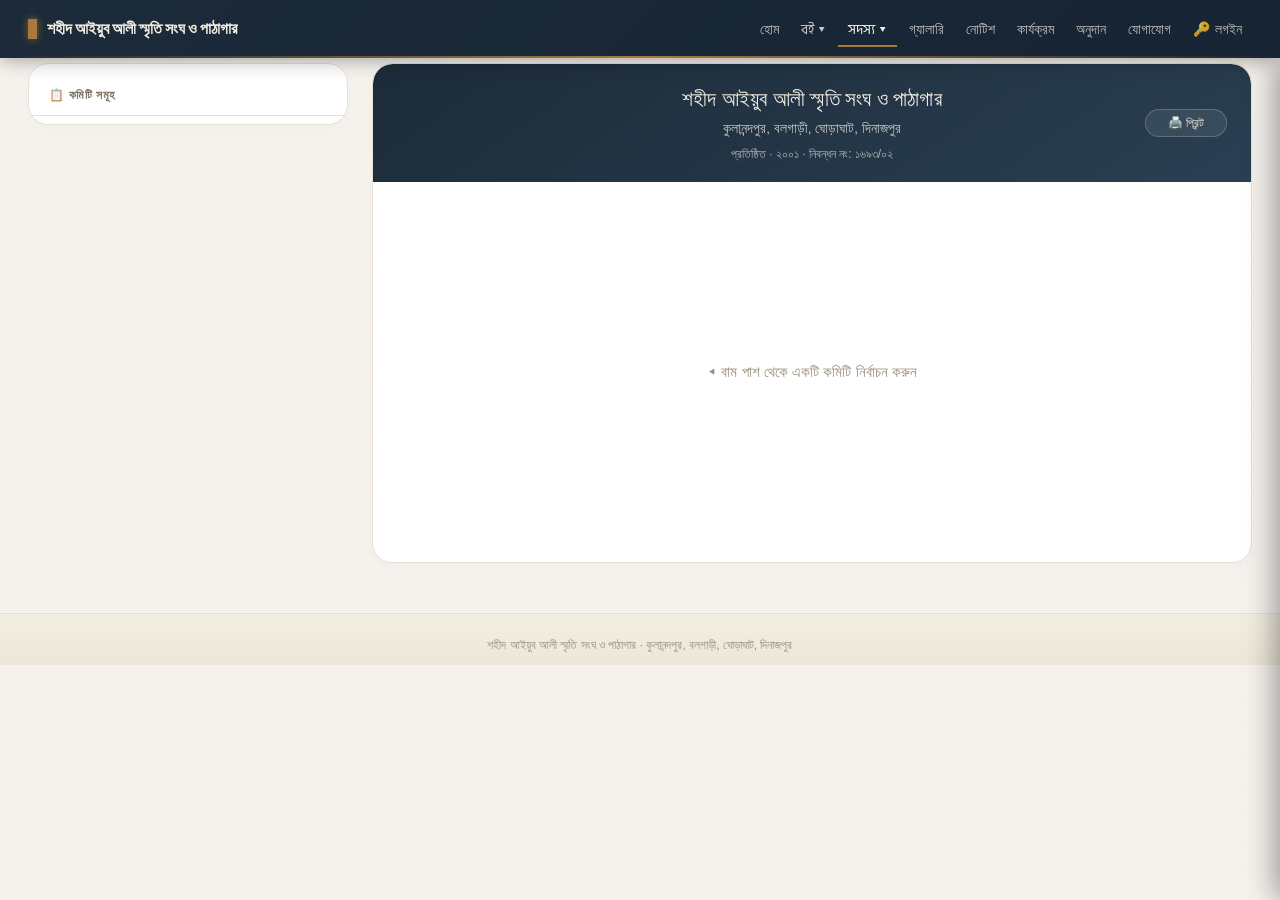
<file: committee.html>
<!DOCTYPE html>
<html lang="bn">
<head>
  <meta charset="UTF-8" />
  <meta name="viewport" content="width=device-width, initial-scale=1.0" />
  <title>কমিটি — শহীদ আইয়ুব আলী স্মৃতি সংঘ ও পাঠাগার</title>
  <link rel="stylesheet" href="css/style.css" />
  <style>
    * { margin: 0; padding: 0; box-sizing: border-box; }
    body {
      background: #f6f3ee;
      font-family: 'Inter', -apple-system, BlinkMacSystemFont, 'Segoe UI', Roboto, sans-serif;
      color: #1e2b39;
      padding: 0;
    }
    .wrap { max-width: 1440px; margin: 0 auto; padding: 20px 28px 10px; }

    .page-toolbar {
      display: flex;
      justify-content: space-between;
      align-items: center;
      flex-wrap: wrap;
      margin-bottom: 14px;
    }
    .section-label {
      font-size: 0.75rem;
      text-transform: uppercase;
      letter-spacing: 0.6px;
      color: #7d7260;
      font-weight: 600;
    }
    .flex { display: flex; gap: 8px; align-items: center; flex-wrap: wrap; }

    .admin-only-block {
      background: #ffffff;
      border-radius: 20px;
      border: 1px solid #e6dfd6;
      padding: 18px 24px;
      margin-bottom: 22px;
    }
    .grid-2 { display: grid; grid-template-columns: 1fr 1fr; gap: 14px 20px; }
    .admin-badge {
      background: #1C2B39;
      color: #f3eee2;
      padding: 2px 18px;
      border-radius: 40px;
      font-size: 0.7rem;
      display: inline-block;
      margin-bottom: 14px;
    }

    .committee-split {
      display: flex;
      gap: 24px;
      align-items: flex-start;
    }
    .committee-sidebar {
      flex: 0 0 320px;
      background: #ffffff;
      border-radius: 20px;
      border: 1px solid #e6dfd6;
      padding: 8px 0;
      max-height: 72vh;
      overflow-y: auto;
      box-shadow: 0 6px 18px rgba(0,0,0,0.02);
    }
    .committee-sidebar .sidebar-header {
      padding: 14px 20px 10px;
      font-weight: 600;
      font-size: 0.75rem;
      letter-spacing: 0.6px;
      text-transform: uppercase;
      color: #7d7260;
      border-bottom: 1px solid #e6dfd6;
    }
    .com-list-item {
      padding: 14px 20px;
      border-bottom: 1px solid #f0ebe3;
      cursor: pointer;
      transition: 0.1s;
      display: flex;
      justify-content: space-between;
      align-items: center;
    }
    .com-list-item:hover { background: #f8f5f0; }
    .com-list-item.active {
      background: #f0ebe3;
      border-left: 4px solid #a9793c;
      font-weight: 500;
    }
    .com-list-item .com-name { font-size: 0.95rem; }
    .com-list-item .com-badge {
      font-size: 0.65rem;
      background: rgba(169, 121, 60, 0.08);
      padding: 2px 12px;
      border-radius: 30px;
      color: #7a5f2e;
      border: 1px solid rgba(169, 121, 60, 0.12);
    }

    .right-panel {
      flex: 1;
      background: #ffffff;
      border-radius: 20px;
      border: 1px solid #e6dfd6;
      min-height: 500px;
      box-shadow: 0 6px 18px rgba(0,0,0,0.02);
      display: flex;
      flex-direction: column;
      overflow: hidden;
    }

    .panel-library-header {
      background: linear-gradient(145deg, #1C2B39 0%, #2a3f52 100%);
      color: #f3eee2;
      padding: 18px 24px;
      border-radius: 20px 20px 0 0;
      text-align: center;
      display: flex;
      flex-direction: column;
      align-items: center;
      gap: 3px;
      position: relative;
    }
    .panel-library-header .lib-title {
      font-family: 'Fraunces', serif;
      font-weight: 500;
      font-size: 1.3rem;
      letter-spacing: 0.2px;
    }
    .panel-library-header .lib-address {
      font-size: 0.85rem;
      opacity: 0.8;
      font-weight: 300;
    }
    .panel-library-header .lib-reg {
      font-size: 0.75rem;
      opacity: 0.7;
      font-weight: 300;
      margin-top: 2px;
    }
    .panel-library-header .print-btn-float {
      position: absolute;
      right: 24px;
      top: 50%;
      transform: translateY(-50%);
      background: rgba(255,255,255,0.08);
      border: 1px solid rgba(255,255,255,0.2);
      color: #f3eee2;
      padding: 6px 22px;
      border-radius: 40px;
      font-size: 0.75rem;
      cursor: pointer;
      transition: 0.2s;
    }
    .panel-library-header .print-btn-float:hover {
      background: rgba(255,255,255,0.15);
      border-color: rgba(255,255,255,0.35);
    }

    .panel-committee-card {
      padding: 0;
      display: flex;
      flex-direction: column;
      flex: 1;
    }

    .panel-header {
      padding: 16px 24px 12px;
      border-bottom: 1px solid #e6dfd6;
      text-align: center;
      background: #fcfaf8;
    }
    .panel-header .title-group h2 {
      font-family: 'Fraunces', serif;
      font-weight: 500;
      font-size: 1.25rem;
      color: #1e2b39;
      margin-bottom: 4px;
    }
    .panel-header .title-group .panel-meta {
      font-size: 0.78rem;
      color: #7d7260;
      background: #f0ebe3;
      padding: 2px 20px;
      border-radius: 30px;
      display: inline-block;
    }
    .panel-header .admin-actions {
      display: flex;
      gap: 8px;
      flex-wrap: wrap;
      justify-content: center;
      margin-top: 6px;
    }

    .member-list-container {
      padding: 12px 24px 24px;
      flex: 1;
      overflow-y: auto;
    }
    .member-row {
      display: flex;
      align-items: center;
      gap: 14px;
      padding: 10px 6px;
      border-bottom: 1px solid #f0ebe3;
    }
    .member-row:last-child { border-bottom: none; }
    .member-photo {
      width: 44px;
      height: 44px;
      border-radius: 50%;
      object-fit: cover;
      border: 2px solid #c9b69a;
      flex-shrink: 0;
    }
    .member-photo-ph {
      width: 44px;
      height: 44px;
      border-radius: 50%;
      background: #f0ebe3;
      border: 2px solid #c9b69a;
      display: flex;
      align-items: center;
      justify-content: center;
      font-size: 1.2rem;
      color: #7d7260;
      flex-shrink: 0;
    }
    .member-info { flex: 1; }
    .member-info strong { display: block; font-weight: 600; font-size: 0.95rem; }
    .member-info span { font-size: 0.75rem; color: #7d7260; }
    .pos-badge {
      font-size: 0.7rem;
      padding: 2px 14px;
      border-radius: 40px;
      background: rgba(169, 121, 60, 0.07);
      color: #7a5f2e;
      border: 1px solid rgba(169, 121, 60, 0.15);
      white-space: nowrap;
    }

    .panel-placeholder {
      padding: 60px 20px;
      text-align: center;
      color: #9a8e7c;
      font-size: 0.95rem;
      flex: 1;
      display: flex;
      align-items: center;
      justify-content: center;
    }

    .btn {
      border-radius: 40px;
      padding: 6px 18px;
      font-weight: 500;
      font-size: 0.8rem;
      border: none;
      cursor: pointer;
      transition: 0.15s;
    }
    .btn.small { font-size: 0.7rem; padding: 4px 14px; }
    .btn.brass { background: #a9793c; color: white; }
    .btn.brass:hover { background: #8f6532; }
    .btn.outline { background: transparent; border: 1px solid #d6cec0; }
    .btn.outline:hover { background: #f4f0ea; }
    .btn.rust { background: #a0443b; color: white; }
    .btn.rust:hover { background: #8a3931; }

    .empty-state { padding: 30px 10px; text-align: center; color: #9a8e7c; }
    .mono { font-family: 'IBM Plex Mono', monospace; }

    .modal-backdrop {
      position: fixed; inset: 0; background: rgba(0,0,0,0.3);
      display: flex; align-items: center; justify-content: center;
      z-index: 999; backdrop-filter: blur(2px);
    }
    .modal {
      background: white; border-radius: 28px; padding: 28px 32px;
      max-width: 440px; width: 92%; box-shadow: 0 30px 50px rgba(0,0,0,0.2);
    }
    .modal label { font-weight: 500; font-size: 0.8rem; display: block; margin: 12px 0 4px; }
    .modal select, .modal input {
      width: 100%; padding: 8px 14px; border-radius: 40px;
      border: 1px solid #ddd6cc; background: white;
    }
    .footer {
      margin-top: 40px; text-align: center; font-size: 0.75rem;
      color: #9a8e7c; border-top: 1px solid #e6dfd6;
      padding: 22px 0 10px;
    }
    @media (max-width: 820px) {
      .committee-split { flex-direction: column; }
      .committee-sidebar { flex: 1 1 auto; width: 100%; max-height: 300px; }
      .grid-2 { grid-template-columns: 1fr; }
      .panel-library-header .print-btn-float {
        position: static;
        transform: none;
        margin-top: 6px;
      }
    }

    /* PRINT: only right panel visible, library header centered, print button hidden */
    @media print {
      body { background: white; }
      .committee-sidebar, .admin-only-block, .page-toolbar,
      #refreshBtnRoot, .panel-header .admin-actions,
      .panel-library-header .print-btn-float,
      #navRoot, .footer { display: none !important; }

      .right-panel { 
        border: none; 
        box-shadow: none; 
        border-radius: 0;
        display: block !important;
        width: 100% !important;
      }
      .committee-split { display: block; }
      .wrap { padding: 0.2in; }

      .panel-library-header {
        background: #1C2B39 !important;
        -webkit-print-color-adjust: exact !important;
        print-color-adjust: exact !important;
        border-radius: 0 !important;
        padding: 14px 20px;
        text-align: center !important;
      }
      .panel-library-header .lib-title { font-size: 1.4rem; }
      .panel-library-header .lib-address { font-size: 0.9rem; }
      .panel-library-header .lib-reg { font-size: 0.8rem; }

      .panel-header {
        background: #fcfaf8 !important;
        border-bottom: 1px solid #ccc;
        padding: 12px 20px;
        text-align: center !important;
      }
      .panel-header .title-group h2 { font-size: 1.3rem; }
      .panel-header .title-group .panel-meta { font-size: 0.85rem; }

      .member-list-container { padding: 12px 20px 20px; }
      .member-row { break-inside: avoid; }
      .member-photo, .member-photo-ph {
        border-color: #a9793c;
      }
      .pos-badge {
        background: rgba(169, 121, 60, 0.1);
        border-color: rgba(169, 121, 60, 0.2);
      }
      #panelPlaceholder { display: none !important; }
      #panelContent { display: flex !important; }
    }
  </style>
</head>
<body>
  <div id="navRoot"></div>
  <main class="wrap">
    <div class="page-toolbar">
      <div class="section-label">পরিচালনা কমিটি</div>
      <div class="flex">
        <div id="refreshBtnRoot"></div>
      </div>
    </div>

    <div id="adminBlock" class="admin-only-block" style="display:none;">
      <span class="admin-badge">⚙️ নতুন কমিটি তৈরি করুন</span>
      <div class="grid-2">
        <div><label>কমিটির নাম *</label><input id="comName" placeholder="যেমন: ২০২৫-২৬ কার্যনির্বাহী কমিটি" /></div>
        <div><label>বিবরণ</label><input id="comDescr" placeholder="ঐচ্ছিক" /></div>
        <div><label>শুরুর তারিখ</label><input id="comStart" type="date" /></div>
        <div><label>শেষ তারিখ</label><input id="comEnd" type="date" /></div>
      </div>
      <button class="btn brass" style="margin-top:16px;" onclick="createCommittee()">কমিটি তৈরি করুন</button>
    </div>

    <div class="committee-split">
      <div class="committee-sidebar" id="committeeSidebar">
        <div class="sidebar-header">📋 কমিটি সমূহ</div>
        <div id="committeeListSidebar"></div>
        <div class="empty-state" id="emptyStateSidebar" style="display:none;">কোনো কমিটি নেই</div>
      </div>

      <div class="right-panel" id="rightPanel">
        <div class="panel-library-header">
          <div class="lib-title">শহীদ আইয়ুব আলী স্মৃতি সংঘ ও পাঠাগার</div>
          <div class="lib-address">কুলানন্দপুর, বলগাড়ী, ঘোড়াঘাট, দিনাজপুর</div>
          <div class="lib-reg">প্রতিষ্ঠিত · ২০০১ · নিবন্ধন নং: ১৬৯৩/০২</div>
          <button class="print-btn-float" onclick="window.print()">🖨️ প্রিন্ট</button>
        </div>

        <div class="panel-placeholder" id="panelPlaceholder">◂ বাম পাশ থেকে একটি কমিটি নির্বাচন করুন</div>

        <div id="panelContent" style="display:none; flex-direction:column; flex:1;">
          <div class="panel-committee-card">
            <div class="panel-header">
              <div class="title-group">
                <h2 id="panelTitle">কমিটির নাম</h2>
                <div class="panel-meta" id="panelMeta">মেয়াদ</div>
              </div>
              <div class="admin-actions" id="panelAdminActions"></div>
            </div>
            <div class="member-list-container" id="memberListContainer">
              <div style="color:#7d7260;padding:12px 0;">সদস্য লোড হচ্ছে...</div>
            </div>
          </div>
        </div>
      </div>
    </div>
  </main>

  <div id="addMemberModalRoot"></div>
  <div id="adminModalRoot"></div>
  <div class="footer">শহীদ আইয়ুব আলী স্মৃতি সংঘ ও পাঠাগার · কুলানন্দপুর, বলগাড়ী, ঘোড়াঘাট, দিনাজপুর</div>

  <script src="js/config.js"></script>
  <script src="js/api.js"></script>
  <script>
    renderNav('committee.html');
    renderRefreshBtn(loadCommittees);

    var _committees = [], _allMembers = [], _panelData = {}, _selectedCommitteeId = null;

    var POSITION_RANK = {
      'সভাপতি': 1,
      'সহ-সভাপতি': 2,
      'সাধারণ সম্পাদক': 3,
      'যুগ্ম সাধারণ সম্পাদক': 4,
      'সাংগঠনিক সম্পাদক': 5,
      'অর্থ সম্পাদক': 6,
      'কোষাধ্যক্ষ': 7,
      'লাইব্রেরিয়ান': 8,
      'প্রচার সম্পাদক': 9,
      'ত্রাণ ও সমাজকল্যাণ সম্পাদক': 10,
      'ক্রীড়া ও সাংস্কৃতিক সম্পাদক': 11,
      'কার্যনির্বাহী সদস্য': 12,
      'উপদেষ্টা': 13,
      'অন্যান্য': 99
    };

    function getRank(pos) {
      return POSITION_RANK[pos] || 99;
    }

    function sortMembersByRank(members) {
      if (!members) return [];
      return members.slice().sort(function(a, b) {
        var rankA = getRank(a.position);
        var rankB = getRank(b.position);
        if (rankA !== rankB) return rankA - rankB;
        return a.name.localeCompare(b.name);
      });
    }

    function onAdminStateChange() {
      document.getElementById('adminBlock').style.display = isAdmin() ? 'block' : 'none';
    }

    async function loadCommittees() {
      var res = await Promise.all([Api.get('listCommittees'), Api.get('listMembers')]);
      _committees = res[0] || [];
      _allMembers = res[1] || [];

      var sidebar = document.getElementById('committeeListSidebar');
      var empty = document.getElementById('emptyStateSidebar');
      if (!_committees.length) {
        sidebar.innerHTML = ''; empty.style.display = 'block';
        document.getElementById('panelContent').style.display = 'none';
        document.getElementById('panelPlaceholder').style.display = 'flex';
        return;
      }
      empty.style.display = 'none';
      sidebar.innerHTML = _committees.map(function(com) {
        var active = (com.ID === _selectedCommitteeId) ? 'active' : '';
        var dateStr = '';
        if (com.StartDate || com.EndDate) {
          dateStr = (com.StartDate ? fmtDate(com.StartDate) : '') + (com.EndDate ? ' — ' + fmtDate(com.EndDate) : '');
        }
        return '<div class="com-list-item ' + active + '" data-id="' + com.ID + '" onclick="selectCommittee(\'' + com.ID + '\')">' +
          '<span class="com-name">' + com.Name + '</span>' +
          '<span class="com-badge">' + (dateStr || 'অনির্ধারিত') + '</span>' +
        '</div>';
      }).join('');

      if (!_selectedCommitteeId && _committees.length) selectCommittee(_committees[0].ID);
      else if (_selectedCommitteeId) {
        var exists = _committees.some(c => c.ID === _selectedCommitteeId);
        if (!exists) selectCommittee(_committees[0]?.ID || null);
        else loadCommitteePanel(_selectedCommitteeId);
      }
    }

    function selectCommittee(committeeId) {
      if (!committeeId) {
        document.getElementById('panelContent').style.display = 'none';
        document.getElementById('panelPlaceholder').style.display = 'flex';
        _selectedCommitteeId = null;
        document.querySelectorAll('.com-list-item').forEach(el => el.classList.remove('active'));
        return;
      }
      _selectedCommitteeId = committeeId;
      document.querySelectorAll('.com-list-item').forEach(el => {
        el.classList.toggle('active', el.dataset.id === committeeId);
      });
      document.getElementById('panelPlaceholder').style.display = 'none';
      document.getElementById('panelContent').style.display = 'flex';
      loadCommitteePanel(committeeId);
    }

    async function loadCommitteePanel(committeeId) {
      var members = await Api.get('listCommitteeMembers', { committeeId: committeeId });
      var container = document.getElementById('memberListContainer');
      if (!container) return;

      var sorted = sortMembersByRank(members || []);
      _panelData[committeeId] = sorted;

      var com = _committees.find(c => c.ID === committeeId);
      if (com) {
        document.getElementById('panelTitle').textContent = com.Name;
        var dateRange = '';
        if (com.StartDate || com.EndDate) {
          dateRange = (com.StartDate ? fmtDate(com.StartDate) : '') + (com.EndDate ? ' — ' + fmtDate(com.EndDate) : '');
        }
        document.getElementById('panelMeta').textContent = dateRange || 'মেয়াদ অনির্ধারিত';
        var adminDiv = document.getElementById('panelAdminActions');
        if (isAdmin()) {
          adminDiv.innerHTML = 
            '<button class="btn small outline" style="border-color:#a9793c;color:#7a5f2e;" onclick="openAddMember(\'' + committeeId + '\')">+ সদস্য যোগ</button>' +
            '<button class="btn small rust" onclick="deleteCommittee(\'' + committeeId + '\')">ডিলিট কমিটি</button>';
        } else adminDiv.innerHTML = '';
      }

      if (!sorted || !sorted.length) {
        container.innerHTML = '<div style="color:#7d7260;padding:20px 0;">এই কমিটিতে এখনো কোনো সদস্য নেই।</div>';
        return;
      }

      container.innerHTML = sorted.map(function(m) {
        var photo = m.photoURL
          ? '<img class="member-photo" src="' + m.photoURL + '" alt="photo" />'
          : '<div class="member-photo-ph">👤</div>';
        var adminDel = isAdmin()
          ? ' <button class="btn small rust" style="margin-left:auto;" onclick="removeMember(\'' + m.id + '\',\'' + committeeId + '\')">বাদ দিন</button>'
          : '';
        return '<div class="member-row">' +
          photo +
          '<div class="member-info"><strong>' + m.name + '</strong><span class="mono">' + m.memberID + (m.phone ? ' · ' + m.phone : '') + '</span></div>' +
          '<span class="pos-badge">' + m.position + '</span>' +
          adminDel +
        '</div>';
      }).join('');
    }

    function openAddMember(committeeId) {
      var memberOptions = _allMembers.map(function(m) {
        return '<option value="' + m.ID + '">' + m.Name + ' (' + m.ID + ')</option>';
      }).join('');
      var posOptions = ['সভাপতি','সহ-সভাপতি','সাধারণ সম্পাদক','যুগ্ম সাধারণ সম্পাদক','সাংগঠনিক সম্পাদক',
        'অর্থ সম্পাদক','কোষাধ্যক্ষ','লাইব্রেরিয়ান','প্রচার সম্পাদক','ত্রাণ ও সমাজকল্যাণ সম্পাদক',
        'ক্রীড়া ও সাংস্কৃতিক সম্পাদক','কার্যনির্বাহী সদস্য','উপদেষ্টা','অন্যান্য'
      ].map(p => '<option value="' + p + '">' + p + '</option>').join('');

      document.getElementById('addMemberModalRoot').innerHTML =
        '<div class="modal-backdrop" onclick="closeAddMember(event)">' +
        '<div class="modal" onclick="event.stopPropagation()">' +
        '<h3 style="margin-bottom:16px;">কমিটিতে সদস্য যোগ করুন</h3>' +
        '<label>সদস্য নির্বাচন করুন *</label>' +
        '<select id="amMember" style="margin-bottom:14px;"><option value="">— সদস্য বাছাই করুন —</option>' + memberOptions + '</select>' +
        '<label>পদবি *</label>' +
        '<select id="amPosition" style="margin-bottom:10px;"><option value="">— পদবি বাছাই করুন —</option>' + posOptions + '</select>' +
        '<label>কাস্টম পদবি (উপরে না পেলে)</label>' +
        '<input id="amCustomPos" placeholder="নিজে লিখুন..." style="margin-bottom:18px;" />' +
        '<div style="display:flex;gap:10px;">' +
        '<button class="btn brass" style="flex:1;" onclick="submitAddMember(\'' + committeeId + '\')">যোগ করুন</button>' +
        '<button class="btn outline" onclick="closeAddMember()">বাতিল</button>' +
        '</div></div></div>';
      document.body.style.overflow = 'hidden';
    }

    function closeAddMember(e) { if (e && e.target !== e.currentTarget) return; document.getElementById('addMemberModalRoot').innerHTML = ''; document.body.style.overflow = ''; }

    async function submitAddMember(committeeId) {
      var memberID = document.getElementById('amMember').value;
      var position = document.getElementById('amCustomPos').value.trim() || document.getElementById('amPosition').value;
      if (!memberID) { Toast.error('সদস্য বাছাই করুন'); return; }
      if (!position) { Toast.error('পদবি দিন'); return; }
      Toast.loading('যোগ করা হচ্ছে...');
      var res = await Api.post('addCommitteeMember', { committeeId, memberID, position });
      if (res.error) { Toast.error(res.error); return; }
      Toast.success('সদস্য যোগ করা হয়েছে ✓');
      closeAddMember();
      loadCommitteePanel(committeeId);
    }

    async function removeMember(id, committeeId) {
      if (!await Dialog.confirm('এই সদস্যকে কমিটি থেকে বাদ দিতে চান?')) return;
      var res = await Api.post('deleteCommitteeMember', { id });
      if (res.error) { Toast.error(res.error); return; }
      Toast.success('সদস্য বাদ দেওয়া হয়েছে।');
      loadCommitteePanel(committeeId);
    }

    async function createCommittee() {
      var name = document.getElementById('comName').value.trim();
      if (!name) { Toast.error('কমিটির নাম দিন'); return; }
      Toast.loading('তৈরি হচ্ছে...');
      var res = await Api.post('addCommittee', {
        name, descr: document.getElementById('comDescr').value.trim(),
        startDate: document.getElementById('comStart').value,
        endDate: document.getElementById('comEnd').value,
      });
      if (res.error) { Toast.error(res.error); return; }
      Toast.success('কমিটি তৈরি হয়েছে ✓');
      ['comName','comDescr','comStart','comEnd'].forEach(id => document.getElementById(id).value = '');
      loadCommittees();
    }

    async function deleteCommittee(id) {
      if (!await Dialog.confirm('এই কমিটি ও সব সদস্য মুছে ফেলতে চান?', { okText: 'হ্যাঁ, মুছুন' })) return;
      var res = await Api.post('deleteCommitteeRecord', { id });
      if (res.error) { Toast.error(res.error); return; }
      Toast.success('কমিটি মুছে ফেলা হয়েছে।');
      if (_selectedCommitteeId === id) { _selectedCommitteeId = null; document.getElementById('panelContent').style.display = 'none'; document.getElementById('panelPlaceholder').style.display = 'flex'; }
      loadCommittees();
    }

    onAdminStateChange();
    loadCommittees();
  </script>
</body>
</html>
</file>
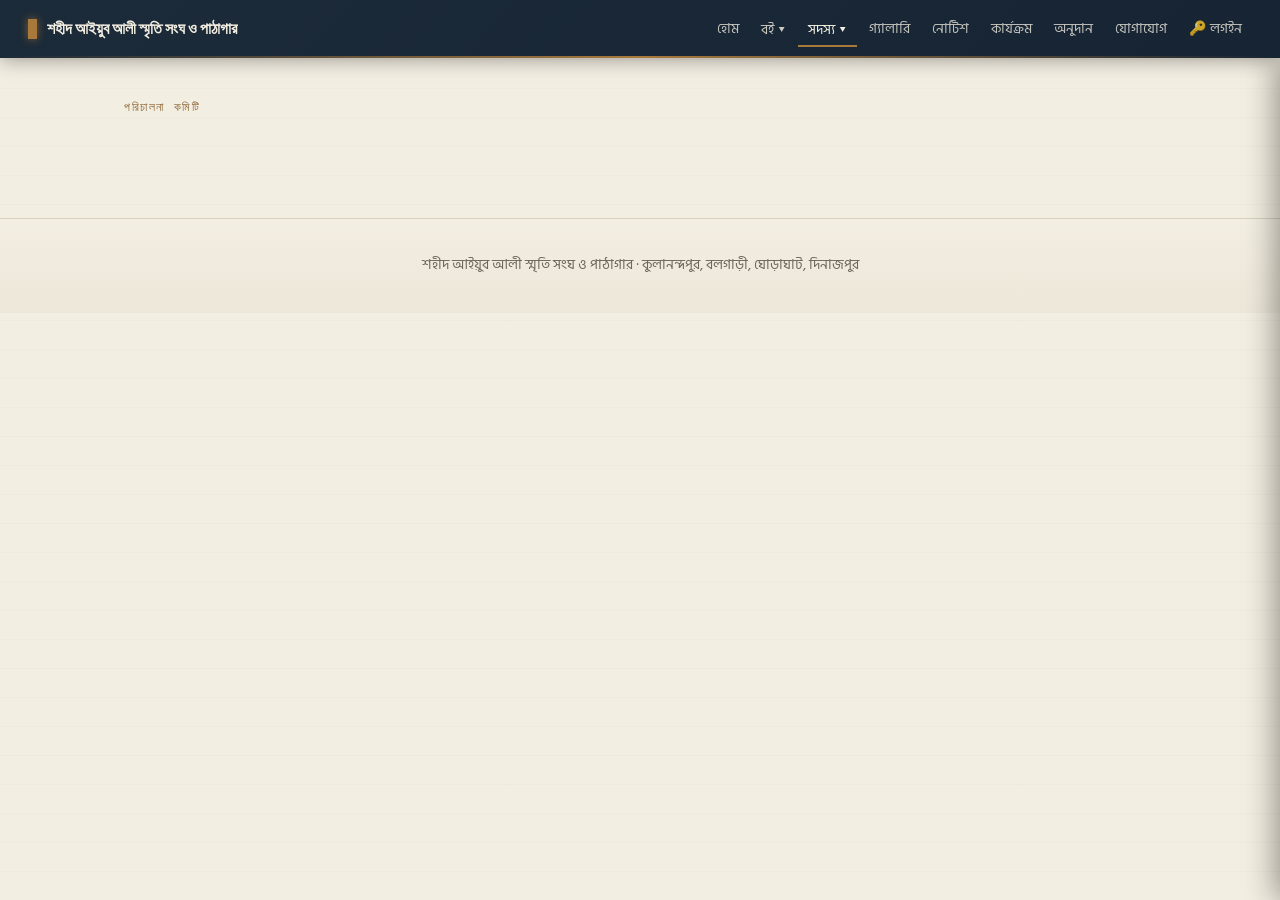
<file: committees.html>
<!DOCTYPE html>
<html lang="bn">
<head>
<meta charset="UTF-8" />
<meta name="viewport" content="width=device-width, initial-scale=1.0" />
<title>কমিটি — শহীদ আইয়ুব আলী স্মৃতি সংঘ ও পাঠাগার</title>
<link rel="stylesheet" href="css/style.css" />
</head>
<body>

<div id="navRoot"></div>

<main class="wrap">
  <div class="page-toolbar">
    <div class="section-label">পরিচালনা কমিটি</div>
    <div id="refreshBtnRoot"></div>
  </div>

  <div id="adminBlock" class="admin-only-block" style="display:none;">
    <span class="admin-badge">অ্যাডমিন — কমিটিতে সদস্য যোগ করুন</span>
    <div class="grid-2">
      <div>
        <label>সদস্য বাছাই করুন</label>
        <input id="cMemberInput" list="memberOptions" placeholder="নাম বা আইডি লিখে খুঁজুন..." autocomplete="off" />
        <datalist id="memberOptions"></datalist>
      </div>
      <div>
        <label>পদবি</label>
        <select id="cPosition" onchange="toggleCustomPosition()">
          <option value="সভাপতি">সভাপতি</option>
          <option value="সহ-সভাপতি">সহ-সভাপতি</option>
          <option value="সাধারণ সম্পাদক">সাধারণ সম্পাদক</option>
          <option value="সহ-সম্পাদক">সহ-সম্পাদক</option>
          <option value="কোষাধ্যক্ষ">কোষাধ্যক্ষ</option>
          <option value="লাইব্রেরিয়ান">লাইব্রেরিয়ান</option>
          <option value="সহ-লাইব্রেরিয়ান">সহ-লাইব্রেরিয়ান</option>
          <option value="প্রচার সম্পাদক">প্রচার সম্পাদক</option>
          <option value="দপ্তর সম্পাদক">দপ্তর সম্পাদক</option>
          <option value="কার্যকরী সদস্য">কার্যকরী সদস্য</option>
          <option value="অন্যান্য">অন্যান্য (নিজে লিখুন)</option>
        </select>
      </div>
      <div id="customPositionWrap" style="display:none;">
        <label>পদবি লিখুন</label>
        <input id="cPositionCustom" placeholder="যেমন: সাংস্কৃতিক সম্পাদক" />
      </div>
    </div>
    <button class="btn brass" style="margin-top:18px;" onclick="addCommittee()">কমিটিতে যোগ করুন</button>
    <div id="cMsg"></div>
  </div>

  <div class="card-grid" id="committeeGrid"></div>
  <div class="empty-state" id="emptyState" style="display:none;">এখনো কমিটি তালিকা তৈরি হয়নি।</div>
</main>

<div id="adminModalRoot"></div>
<div class="footer">শহীদ আইয়ুব আলী স্মৃতি সংঘ ও পাঠাগার · কুলানন্দপুর, বলগাড়ী, ঘোড়াঘাট, দিনাজপুর</div>

<script src="js/config.js"></script>
<script src="js/api.js"></script>
<script>
renderNav('committee.html');
let allMembers = [];

function onAdminStateChange() {
  document.getElementById('adminBlock').style.display = isAdmin() ? 'block' : 'none';
  loadCommittee();
}

function toggleCustomPosition() {
  const isOther = document.getElementById('cPosition').value === 'অন্যান্য';
  document.getElementById('customPositionWrap').style.display = isOther ? 'block' : 'none';
}

async function loadMemberOptions() {
  allMembers = await Api.get('listMembers');
  document.getElementById('memberOptions').innerHTML = allMembers
    .map(m => `<option value="${m.Name} (${m.ID})"></option>`)
    .join('');
}

function resolveMemberId(text) {
  const match = text.match(/\(([^)]+)\)\s*$/);
  if (match) {
    const id = match[1];
    if (allMembers.find(m => String(m.ID) === String(id))) return id;
  }
  // সরাসরি আইডি লিখে থাকলে
  const byId = allMembers.find(m => String(m.ID) === text.trim());
  return byId ? byId.ID : null;
}

async function addCommittee() {
  const memberText = document.getElementById('cMemberInput').value.trim();
  const memberId = resolveMemberId(memberText);
  const posSelect = document.getElementById('cPosition').value;
  const position = posSelect === 'অন্যান্য' ? document.getElementById('cPositionCustom').value.trim() : posSelect;
  const msg = document.getElementById('cMsg');

  if (!memberId) {
    msg.innerHTML = `<div class="msg error">তালিকা থেকে একজন সঠিক সদস্য বাছাই করুন</div>`;
    return;
  }
  if (!position) {
    msg.innerHTML = `<div class="msg error">পদবি দিন</div>`;
    return;
  }
  const res = await Api.post('addCommittee', { memberId, position });
  if (res.error) { msg.innerHTML = `<div class="msg error">${res.error}</div>`; return; }
  msg.innerHTML = `<div class="msg success">কমিটিতে যোগ করা হয়েছে</div>`;
  document.getElementById('cMemberInput').value = '';
  loadCommittee();
}

async function loadCommittee() {
  const committee = await Api.get('listCommittee');
  const grid = document.getElementById('committeeGrid');
  const empty = document.getElementById('emptyState');
  if (!committee || committee.length === 0) {
    grid.innerHTML = '';
    empty.style.display = 'block';
    return;
  }
  empty.style.display = 'none';
  grid.innerHTML = committee.map(c => {
    const photo = c.PhotoURL
      ? `<img src="${c.PhotoURL}" style="width:64px; height:64px; object-fit:cover; border-radius:50%; border:2px solid var(--brass); margin-bottom:10px;" />`
      : `<div style="width:64px; height:64px; border-radius:50%; background:var(--line); margin-bottom:10px;"></div>`;
    const adminButtons = isAdmin()
      ? `<div class="row-actions"><button class="btn small" style="background:var(--rust);" onclick="removeCommittee('${c.ID}')">ডিলিট</button></div>`
      : '';
    return `
      <div class="index-card" style="text-align:center;">
        ${photo}
        <h3>${c.MemberName}</h3>
        <div class="catid mono" style="margin-bottom:4px;">${c.Position}</div>
        <div class="author">${c.Village || ''}</div>
        ${adminButtons}
      </div>
    `;
  }).join('');
}

async function removeCommittee(id) {
  if (!confirm('কমিটি থেকে বাদ দিতে চান?')) return;
  await Api.post('deleteCommittee', { id });
  async function _refresh() { await Promise.all([loadCommittee(), loadMemberOptions()]); }
  renderRefreshBtn(_refresh);
  loadCommittee();
}

loadMemberOptions();
onAdminStateChange();
</script>
</body>
</html>
</file>
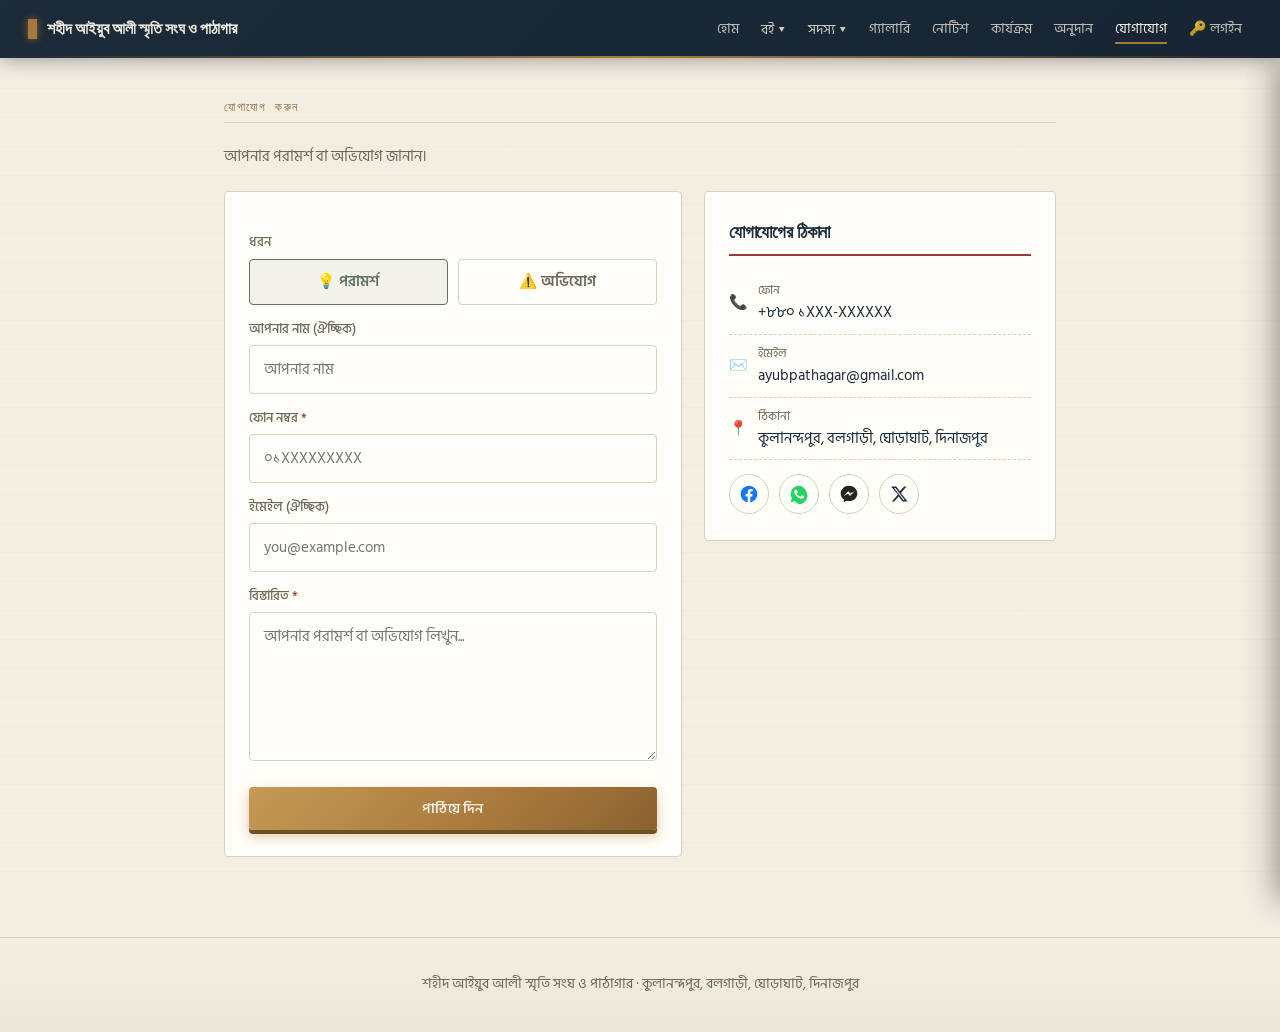
<file: contact.html>
<!DOCTYPE html>
<html lang="bn">
<head>
<meta charset="UTF-8"/>
<meta name="viewport" content="width=device-width, initial-scale=1.0"/>
<title>যোগাযোগ — শহীদ আইয়ুব আলী স্মৃতি সংঘ ও পাঠাগার</title>
<link rel="stylesheet" href="css/style.css"/>
<script src="https://accounts.google.com/gsi/client" async defer></script>
<style>
.contact-grid{display:grid;grid-template-columns:1.3fr 1fr;gap:22px;align-items:start;}
@media(max-width:760px){.contact-grid{grid-template-columns:1fr;}}
.form-card,.info-card{background:var(--card);border:1px solid var(--line);border-radius:var(--radius);padding:26px 24px;}
.type-pills{display:flex;gap:10px;margin-top:6px;}
.type-pill{flex:1;text-align:center;padding:10px;border:1px solid var(--line);border-radius:var(--radius);cursor:pointer;font-size:.92rem;font-weight:600;color:var(--muted);transition:all .2s;}
.type-pill.active.suggest{border-color:var(--sage);color:var(--sage);background:rgba(95,113,97,.08);}
.type-pill.active.complaint{border-color:var(--rust);color:var(--rust);background:rgba(196,112,90,.08);}
.info-card h3{font-family:'Fraunces',serif;font-size:1.1rem;color:var(--ink);border-bottom:2px solid var(--rust);padding-bottom:8px;margin-bottom:16px;}
.info-row{display:flex;align-items:center;gap:10px;padding:9px 0;border-bottom:1px dashed var(--line);font-size:.93rem;color:var(--ink);text-decoration:none;}
.info-row:last-child{border-bottom:none;}
.info-row .lbl{color:var(--muted);font-size:.78rem;display:block;}
.social-row{display:flex;gap:10px;margin-top:14px;}
.social-btn{display:flex;align-items:center;justify-content:center;width:40px;height:40px;border-radius:50%;border:1px solid var(--line);text-decoration:none;transition:all .2s;}
.fb{color:#1877F2;}.fb:hover{background:#1877F2;color:#fff;border-color:#1877F2;}
.wa{color:#25D366;}.wa:hover{background:#25D366;color:#fff;border-color:#25D366;}
.xx{color:var(--ink);}.xx:hover{background:var(--ink);color:#fff;border-color:var(--ink);}
</style>
</head>
<body>
<div id="navRoot"></div>
<main class="wrap" style="max-width:880px;">
  <div class="section-label">যোগাযোগ করুন</div>
  <p style="color:var(--muted);font-size:.92rem;margin-bottom:22px;">আপনার পরামর্শ বা অভিযোগ জানান।</p>
  <div class="contact-grid">
    <div class="form-card">
      <label>ধরন</label>
      <div class="type-pills">
        <div class="type-pill active suggest" id="pillSuggest" onclick="selectType('পরামর্শ')">💡 পরামর্শ</div>
        <div class="type-pill complaint" id="pillComplaint" onclick="selectType('অভিযোগ')">⚠️ অভিযোগ</div>
      </div>
      <label style="margin-top:14px;">আপনার নাম (ঐচ্ছিক)</label>
      <input id="cName" placeholder="আপনার নাম"/>
      <label>ফোন নম্বর <span style="color:var(--rust);">*</span></label>
      <input id="cPhone" type="tel" placeholder="০১XXXXXXXXX"/>
      <label>ইমেইল (ঐচ্ছিক)</label>
      <input id="cEmail" type="email" placeholder="you@example.com"/>
      <label>বিস্তারিত <span style="color:var(--rust);">*</span></label>
      <textarea id="cMessage" rows="5" placeholder="আপনার পরামর্শ বা অভিযোগ লিখুন..."></textarea>
      <button class="btn brass" style="margin-top:18px;width:100%;" onclick="submitContact()">পাঠিয়ে দিন</button>
    </div>
    <div class="info-card">
      <h3>যোগাযোগের ঠিকানা</h3>
      <a class="info-row" href="tel:+8801XXXXXXXXX">
        <span>📞</span><span><span class="lbl">ফোন</span>+৮৮০ ১XXX-XXXXXX</span>
      </a>
      <a class="info-row" href="mailto:info@example.com">
        <span>✉️</span><span><span class="lbl">ইমেইল</span>ayubpathagar@gmail.com</span>
      </a>
      <div class="info-row">
        <span>📍</span><span><span class="lbl">ঠিকানা</span>কুলানন্দপুর, বলগাড়ী, ঘোড়াঘাট, দিনাজপুর</span>
      </div>
      <div class="social-row">
        <a href="https://facebook.com/hariyejetedibonatomay" target="_blank" class="social-btn fb" title="Facebook">
          <svg width="20" height="20" fill="currentColor" viewBox="0 0 24 24"><path d="M22 12.06C22 6.5 17.52 2 12 2S2 6.5 2 12.06c0 5 3.66 9.15 8.44 9.94v-7.03H7.9v-2.91h2.54V9.85c0-2.5 1.49-3.89 3.77-3.89 1.09 0 2.24.2 2.24.2v2.47h-1.26c-1.24 0-1.63.77-1.63 1.56v1.87h2.78l-.44 2.91h-2.34V22c4.78-.79 8.44-4.94 8.44-9.94Z"/></svg>
        </a>
        <a href="https://wa.me/8801XXXXXXXXX" target="_blank" class="social-btn wa" title="WhatsApp">
          <svg width="20" height="20" fill="currentColor" viewBox="0 0 24 24"><path d="M12.04 2c-5.5 0-9.96 4.46-9.96 9.96 0 1.76.46 3.45 1.33 4.95L2 22l5.25-1.38A9.9 9.9 0 0 0 12.05 24c5.5 0 9.96-4.46 9.96-9.96S17.54 2 12.04 2zm5.8 14.24c-.24.68-1.4 1.3-1.93 1.38-.5.08-1.13.11-1.82-.11-.42-.13-.96-.31-1.65-.6-2.9-1.25-4.8-4.17-4.94-4.36-.14-.19-1.18-1.57-1.18-3 0-1.42.75-2.12 1.02-2.41.27-.29.58-.36.78-.36l.56.01c.18.01.42-.07.66.5l.9 2.14c.07.14.12.31.02.5l-.29.48-.43.5c-.14.14-.29.29-.13.57.17.29.75 1.24 1.61 2.01 1.11 1 2.05 1.31 2.33 1.46.29.14.46.12.63-.07.17-.19.72-.84.92-1.13.19-.29.38-.24.64-.14l1.94.92c.29.14.48.21.55.33.07.12.07.68-.17 1.36z"/></svg>
        </a>
        <a href="https://m.me/hariyejetedibonatomay" target="_blank" class="social-btn messenger" title="Messenger">
  <svg width="20" height="20" fill="currentColor" viewBox="0 0 24 24">
    <path d="M12 2C6.477 2 2 6.145 2 11.258c0 2.91 1.45 5.51 3.717 7.185V22l3.415-1.874c.917.254 1.888.39 2.868.39 5.523 0 10-4.145 10-9.258C22 6.145 17.523 2 12 2zm1.184 12.427l-2.55-2.723-4.978 2.723 5.476-5.813 2.618 2.723 4.91-2.723-5.476 5.813z"/>
  </svg>
</a>
        <a href="https://x.com/YOUR_HANDLE" target="_blank" class="social-btn xx" title="X">
          <svg width="18" height="18" fill="currentColor" viewBox="0 0 24 24"><path d="M18.9 2H22l-7.6 8.68L23.33 22H16.7l-5.18-6.77L5.6 22H2.5l8.13-9.29L1.5 2h6.8l4.68 6.19L18.9 2zm-1.16 18h1.7L7.35 3.9H5.53L17.74 20Z"/></svg>
        </a>
      </div>
    </div>
  </div>
</main>
<div id="adminModalRoot"></div>
<div class="footer">শহীদ আইয়ুব আলী স্মৃতি সংঘ ও পাঠাগার · কুলানন্দপুর, বলগাড়ী, ঘোড়াঘাট, দিনাজপুর</div>
<script src="js/config.js"></script>
<script src="js/api.js"></script>
<script>
renderNav('contact.html');
var _type = 'পরামর্শ';

// Google One Tap init
window.addEventListener('load', function() {
  if (window.google && google.accounts && google.accounts.id) {
    google.accounts.id.initialize({
      client_id: '1066861571538-3rim0oi9qeiejkfbhttg7la9khtgiehd.apps.googleusercontent.com',
      callback: function(response) {
        try {
          var parts = response.credential.split('.');
          var payload = JSON.parse(atob(parts[1].replace(/-/g,'+').replace(/_/g,'/')));
          if (payload.email) {
            document.getElementById('cEmail').value = payload.email;
            if (payload.name) document.getElementById('cName').value = payload.name;
            Toast.success('Google থেকে ইমেইল যোগ হয়েছে ✓');
          }
        } catch(e) { Toast.error('Google লগইন ব্যর্থ হয়েছে'); }
      },
      auto_select: false,
      cancel_on_tap_outside: true,
    });
  }
});

function tryGoogleAutofill() {
  if (window.google && google.accounts && google.accounts.id) {
    google.accounts.id.prompt(function(notification) {
      if (notification.isNotDisplayed() || notification.isSkippedMoment()) {
        // One Tap দেখাতে পারেনি — fallback: popup
        google.accounts.id.renderButton(
          document.getElementById('googleBtnWrap'),
          { theme: 'outline', size: 'medium', text: 'select_account', locale: 'bn' }
        );
        document.getElementById('googleBtnWrap').style.display = 'block';
      }
    });
  } else {
    Toast.warning('Google সংযুক্ত হয়নি — ইমেইল হাতে লিখুন।');
  }
}
function selectType(t) {
  _type = t;
  document.getElementById('pillSuggest').classList.toggle('active', t==='পরামর্শ');
  document.getElementById('pillComplaint').classList.toggle('active', t==='অভিযোগ');
}
async function submitContact() {
  var phone = document.getElementById('cPhone').value.trim();
  var msg   = document.getElementById('cMessage').value.trim();
  if (!phone) { Toast.error('ফোন নম্বর দিন'); return; }
  if (!msg)   { Toast.error('বিস্তারিত লিখুন'); return; }
  Toast.loading('পাঠানো হচ্ছে...');
  var res = await Api.post('addContactMessage', {
    type: _type,
    name: document.getElementById('cName').value.trim(),
    phone: phone,
    email: document.getElementById('cEmail').value.trim(),
    message: msg,
  });
  if (res && res.error) { Toast.error(res.error); return; }
  Toast.success('ধন্যবাদ! আপনার বার্তা পৌঁছে গেছে ✓');
  ['cName','cPhone','cEmail','cMessage'].forEach(function(id){ document.getElementById(id).value=''; });
}
</script>
</body>
</html>
</file>
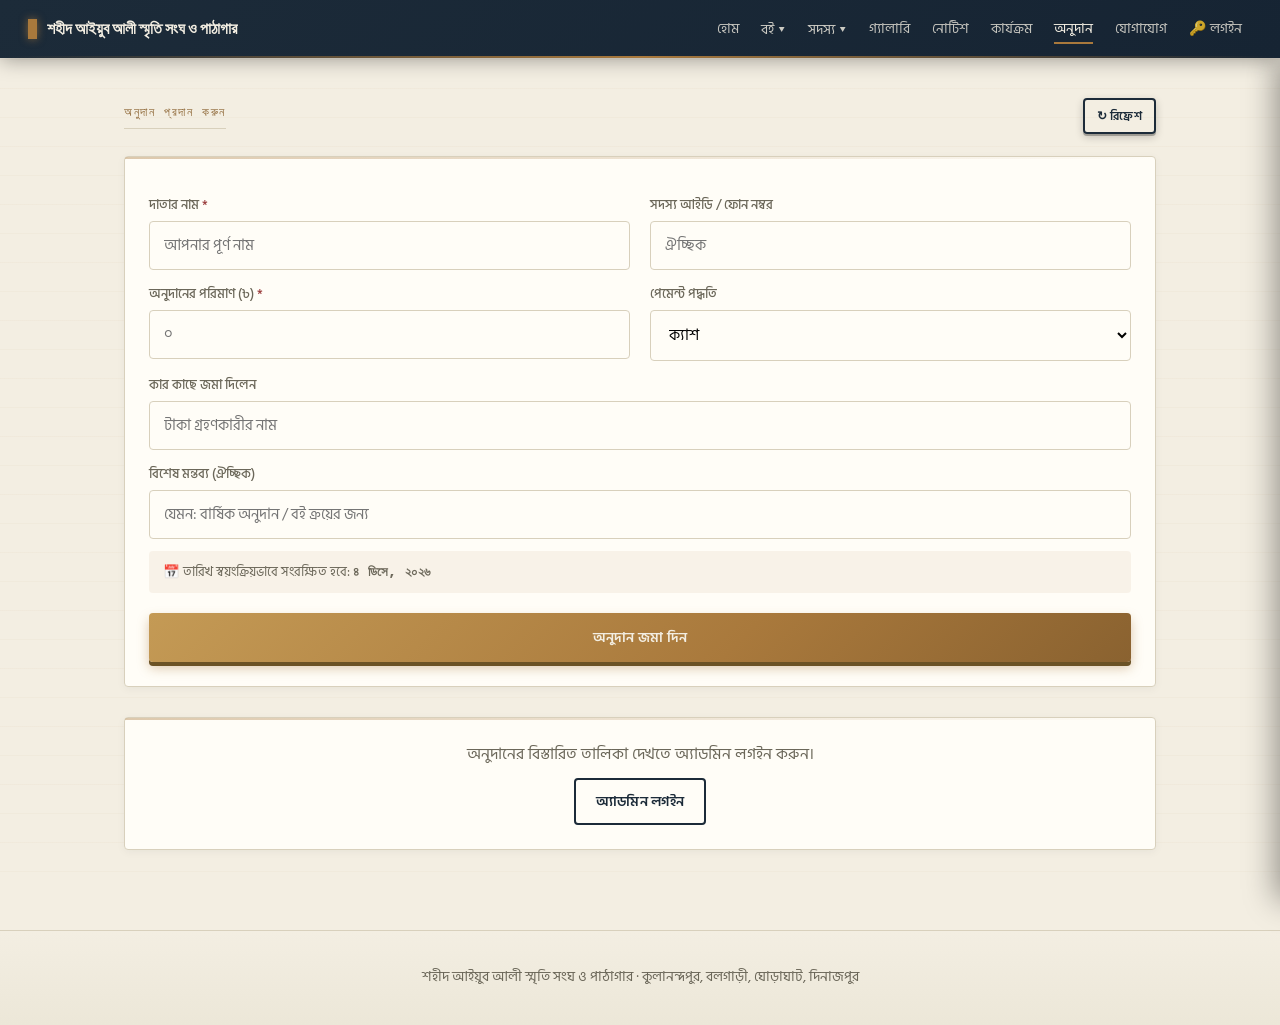
<file: donations.html>
<!DOCTYPE html>
<html lang="bn">
<head>
<meta charset="UTF-8" />
<meta name="viewport" content="width=device-width, initial-scale=1.0" />
<title>অনুদান — শহীদ আইয়ুব আলী স্মৃতি সংঘ ও পাঠাগার</title>
<link rel="stylesheet" href="css/style.css" />
</head>
<body>
<div id="navRoot"></div>

<main class="wrap">

  <div style="display:flex; justify-content:space-between; align-items:center; flex-wrap:wrap; gap:10px; margin-bottom:22px;">
    <div class="section-label" style="margin:0;">অনুদান প্রদান করুন</div>
    <div id="refreshBtnRoot"></div>
  </div>

  <!-- অনুদান ফর্ম — সবার জন্য উন্মুক্ত -->
  <div class="panel" style="margin-bottom:30px;">
    <div class="grid-2">
      <div>
        <label>দাতার নাম <span style="color:var(--rust);">*</span></label>
        <input id="dName" placeholder="আপনার পূর্ণ নাম" />
      </div>
      <div>
        <label>সদস্য আইডি / ফোন নম্বর</label>
        <input id="dContact" placeholder="ঐচ্ছিক" />
      </div>
      <div>
        <label>অনুদানের পরিমাণ (৳) <span style="color:var(--rust);">*</span></label>
        <input id="dAmount" type="number" min="1" placeholder="০" />
      </div>
      <div>
        <label>পেমেন্ট পদ্ধতি</label>
        <select id="dPayMethod" onchange="togglePayMethod()">
          <option value="cash">ক্যাশ</option>
          <option value="online">অনলাইন (বিকাশ/নগদ/রকেট)</option>
        </select>
      </div>
    </div>

    <div id="cashFields">
      <label>কার কাছে জমা দিলেন</label>
      <input id="dCashReceivedBy" placeholder="টাকা গ্রহণকারীর নাম" />
    </div>
    <div id="onlineFields" style="display:none;">
      <div class="grid-2">
        <div><label>কোন নম্বর হতে</label><input id="dTransFrom" placeholder="প্রেরকের নম্বর" /></div>
        <div><label>কোন নম্বরে</label><input id="dTransTo" placeholder="গ্রাহকের নম্বর" /></div>
      </div>
      <label>ট্রানজেকশন নম্বর <span style="color:var(--rust);">*</span></label>
      <input id="dTransactionId" placeholder="যেমন: 8N7K2X9P1Q" />
    </div>
    <div style="margin-top:12px;">
      <label>বিশেষ মন্তব্য (ঐচ্ছিক)</label>
      <input id="dNote" placeholder="যেমন: বার্ষিক অনুদান / বই ক্রয়ের জন্য" />
    </div>
    <div style="margin-top:12px; padding:10px 14px; background:rgba(169,121,60,0.08); border-radius:var(--radius); font-size:0.83rem; color:var(--muted);">
      📅 তারিখ স্বয়ংক্রিয়ভাবে সংরক্ষিত হবে: <strong class="mono" id="todayDisplay"></strong>
    </div>
    <button class="btn brass" style="margin-top:20px; width:100%; padding:13px;" onclick="submitDonation()">অনুদান জমা দিন</button>
    <div id="dMsg"></div>
  </div>

  <!-- অনুদান তালিকা — শুধু অ্যাডমিন -->
  <div id="listSection" style="display:none;">
    <div class="section-label">অনুদানের তালিকা (অ্যাডমিন)</div>
    <div style="display:flex; gap:10px; margin-bottom:14px; flex-wrap:wrap;">
      <input id="filterName" placeholder="নাম দিয়ে খুঁজুন..." style="max-width:240px;" oninput="renderList()" />
      <select id="filterMethod" style="max-width:180px;" onchange="renderList()">
        <option value="">সব পদ্ধতি</option>
        <option value="cash">ক্যাশ</option>
        <option value="online">অনলাইন</option>
      </select>
    </div>
    <div class="table-scroll"><table>
      <thead>
        <tr>
          <th>তারিখ</th><th>দাতার নাম</th><th>আইডি/ফোন</th>
          <th>পরিমাণ</th><th>পদ্ধতি</th><th>বিবরণ</th><th>মন্তব্য</th><th></th>
        </tr>
      </thead>
      <tbody id="donationBody"></tbody>
    </table></div>
    <div class="empty-state" id="donationEmpty" style="display:none;">এখনো কোনো অনুদান নেই।</div>
  </div>

  <!-- লগইন প্রম্পট — পাবলিক -->
  <div id="listLoginPrompt" class="panel" style="text-align:center; color:var(--muted);">
    <p style="margin:0 0 10px;">অনুদানের বিস্তারিত তালিকা দেখতে অ্যাডমিন লগইন করুন।</p>
    <button class="btn outline" onclick="openAdminLogin()">অ্যাডমিন লগইন</button>
  </div>

</main>

<div id="adminModalRoot"></div>
<div class="footer">শহীদ আইয়ুব আলী স্মৃতি সংঘ ও পাঠাগার · কুলানন্দপুর, বলগাড়ী, ঘোড়াঘাট, দিনাজপুর</div>

<script src="js/config.js"></script>
<script src="js/api.js"></script>
<script>
renderNav('donations.html');
renderRefreshBtn(loadDonations);
document.getElementById('todayDisplay').textContent = fmtDate(new Date());

let allDonations = [];

function onAdminStateChange() {
  document.getElementById('listSection').style.display = isAdmin() ? 'block' : 'none';
  document.getElementById('listLoginPrompt').style.display = isAdmin() ? 'none' : 'block';
  if (isAdmin()) loadDonations();
}

function togglePayMethod() {
  const online = document.getElementById('dPayMethod').value === 'online';
  document.getElementById('cashFields').style.display = online ? 'none' : 'block';
  document.getElementById('onlineFields').style.display = online ? 'block' : 'none';
}

async function submitDonation() {
  const payMethod = document.getElementById('dPayMethod').value;
  const payload = {
    donorName:      document.getElementById('dName').value.trim(),
    donorContact:   document.getElementById('dContact').value.trim(),
    amount:         document.getElementById('dAmount').value,
    paymentMethod:  payMethod,
    cashReceivedBy: payMethod === 'cash'   ? document.getElementById('dCashReceivedBy').value.trim() : '',
    transFrom:      payMethod === 'online' ? document.getElementById('dTransFrom').value.trim() : '',
    transTo:        payMethod === 'online' ? document.getElementById('dTransTo').value.trim() : '',
    transactionId:  payMethod === 'online' ? document.getElementById('dTransactionId').value.trim() : '',
    note:           document.getElementById('dNote').value.trim(),
  };
  if (!payload.donorName) { Toast.error('দাতার নাম আবশ্যক'); return; }
  if (!payload.amount || Number(payload.amount) <= 0) { Toast.error('সঠিক পরিমাণ দিন'); return; }
  if (payMethod === 'online' && !payload.transactionId) { Toast.error('ট্রানজেকশন নম্বর আবশ্যক'); return; }

  Toast.loading('অনুদান জমা হচ্ছে...');
  const res = await Api.post('addDonation', payload);
  if (res.error) { Toast.error(res.error); return; }
  Toast.success('অনুদান সফলভাবে জমা হয়েছে! ধন্যবাদ');
  Toast.success(`✅ অনুদান সংরক্ষিত! রেফারেন্স: ${res.id} — আন্তরিক ধন্যবাদ।`);
  ['dName','dContact','dAmount','dCashReceivedBy','dTransFrom','dTransTo','dTransactionId','dNote']
    .forEach(id => document.getElementById(id).value = '');
  document.getElementById('dPayMethod').value = 'cash';
  togglePayMethod();
  if (isAdmin()) loadDonations();
}

async function loadDonations() {
  allDonations = await Api.get('listDonations') || [];
  renderList();
}

function renderList() {
  const nameQ   = document.getElementById('filterName')?.value.trim().toLowerCase() || '';
  const methodQ = document.getElementById('filterMethod')?.value || '';
  let list = allDonations;
  if (nameQ)   list = list.filter(d => String(d.DonorName).toLowerCase().includes(nameQ));
  if (methodQ) list = list.filter(d => d.PaymentMethod === methodQ);

  const body  = document.getElementById('donationBody');
  const empty = document.getElementById('donationEmpty');
  if (!body) return;
  if (list.length === 0) { body.innerHTML = ''; empty.style.display = 'block'; return; }
  empty.style.display = 'none';

  body.innerHTML = list.map(d => {
    const badge = d.PaymentMethod === 'online'
      ? `<span class="tag role">অনলাইন</span>`
      : `<span class="tag available">ক্যাশ</span>`;
    const detail = d.PaymentMethod === 'cash'
      ? (d.CashReceivedBy ? `গ্রহণকারী: ${d.CashReceivedBy}` : '—')
      : [d.TransFrom ? `হতে: ${d.TransFrom}` : '', d.TransTo ? `→ ${d.TransTo}` : '', d.TransactionID ? `ট্রা: ${d.TransactionID}` : ''].filter(Boolean).join(' · ') || '—';
    return `<tr>
      <td class="mono" style="white-space:nowrap;">${fmtDate(d.Date)}</td>
      <td><strong>${d.DonorName}</strong></td>
      <td class="mono" style="font-size:0.82rem;">${d.DonorContact || '—'}</td>
      <td class="mono" style="color:var(--sage); font-weight:700;">৳${Number(d.Amount).toLocaleString('bn-BD')}</td>
      <td>${badge}</td>
      <td style="font-size:0.8rem; color:var(--muted);">${detail}</td>
      <td style="font-size:0.85rem; color:var(--muted);">${d.Note || '—'}</td>
      <td><button class="btn small" style="background:var(--rust);" onclick="removeDonation('${d.ID}')">ডিলিট</button></td>
    </tr>`;
  }).join('');
}

async function removeDonation(id) {
  if (!await Dialog.confirm('এই অনুদান এন্ট্রিটি মুছে ফেলতে চান?')) return;
  await Api.post('deleteDonation', { id });
  loadDonations();
}

onAdminStateChange();
</script>
</body>
</html>
</file>
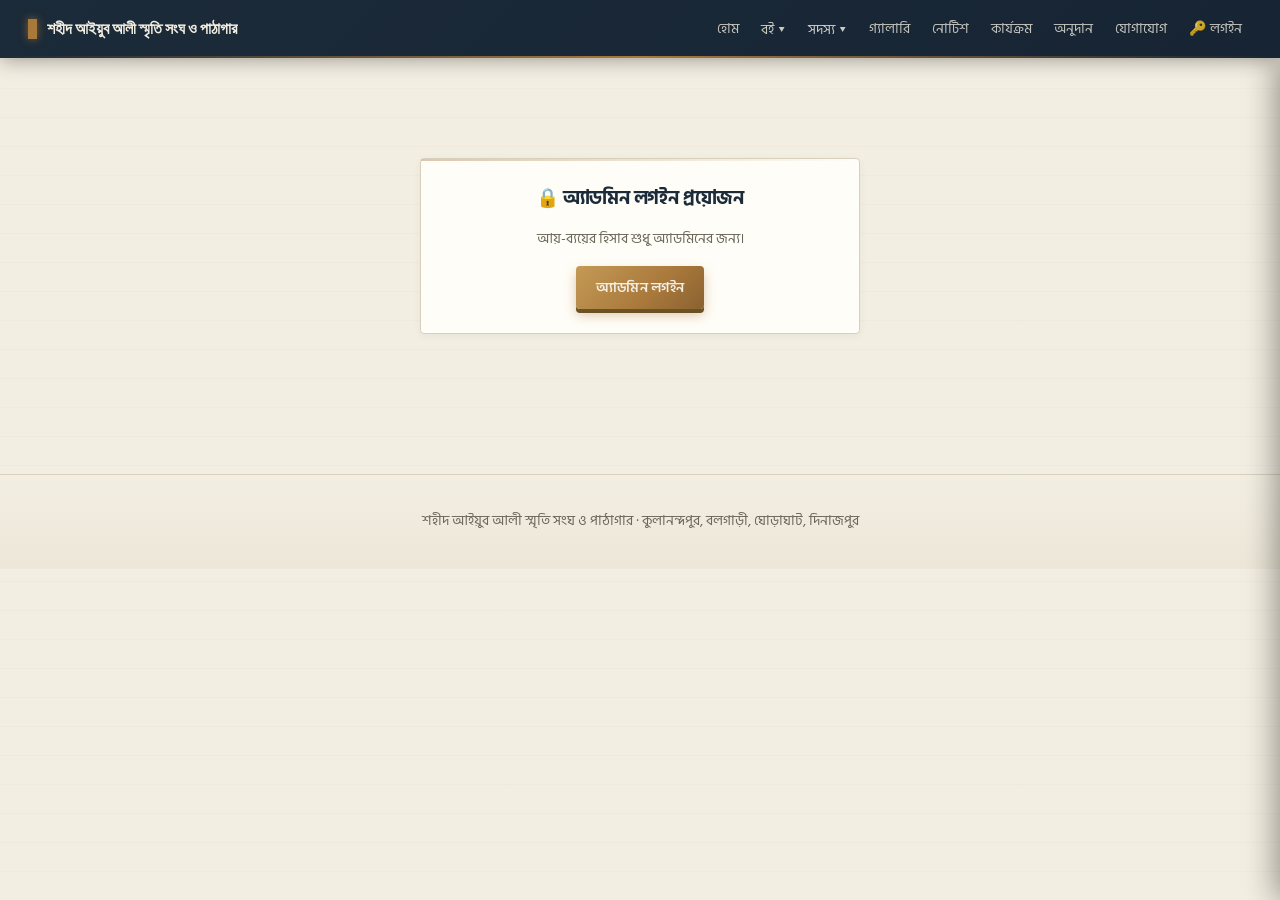
<file: finance.html>
<!DOCTYPE html>
<html lang="bn">
<head>
<meta charset="UTF-8" />
<meta name="viewport" content="width=device-width, initial-scale=1.0" />
<title>আয়-ব্যয় — শহীদ আইয়ুব আলী স্মৃতি সংঘ ও পাঠাগার</title>
<link rel="stylesheet" href="css/style.css" />
<style>
  .stat-box { background:var(--card); border:1px solid var(--line); border-radius:var(--radius); padding:20px 22px; text-align:center; flex:1; min-width:150px; }
  .stat-box .label { font-family:'IBM Plex Mono',monospace; font-size:0.68rem; text-transform:uppercase; letter-spacing:.1em; color:var(--muted); margin-bottom:8px; }
  .stat-box .value { font-family:'Fraunces',serif; font-size:1.9rem; font-weight:700; }
  .stat-box.income  .value { color:var(--sage); }
  .stat-box.expense .value { color:var(--rust); }
  .stat-box.balance-pos .value { color:var(--ink); }
  .stat-box.balance-neg .value { color:var(--rust); }
  .income-row  { background:rgba(95,113,97,0.05); }
  .expense-row { background:rgba(154,59,59,0.04); }
</style>
</head>
<body>
<div id="navRoot"></div>

<main class="wrap">

  <!-- লগইন প্রম্পট — পাবলিক -->
  <div id="loginPrompt" style="max-width:440px; margin:60px auto; text-align:center;">
    <div class="panel">
      <h3 style="margin-bottom:10px;">🔒 অ্যাডমিন লগইন প্রয়োজন</h3>
      <p style="color:var(--muted); font-size:0.9rem; margin-bottom:16px;">আয়-ব্যয়ের হিসাব শুধু অ্যাডমিনের জন্য।</p>
      <button class="btn brass" onclick="openLoginModal()">অ্যাডমিন লগইন</button>
    </div>
  </div>

  <!-- মূল কন্টেন্ট — শুধু অ্যাডমিন -->
  <div id="mainContent" style="display:none;">

    <div style="display:flex; justify-content:space-between; align-items:center; flex-wrap:wrap; gap:10px; margin-bottom:22px;">
      <div class="section-label" style="margin:0;">আয়-ব্যয়ের সারসংক্ষেপ</div>
      <div id="refreshBtnRoot"></div>
    </div>

    <!-- সারসংক্ষেপ কার্ড -->
    <div style="display:flex; gap:16px; flex-wrap:wrap; margin-bottom:34px;" id="summaryCards">
      <div class="stat-box income">
        <div class="label">মোট আয়</div>
        <div class="value" id="sIncome">—</div>
        <div style="font-size:0.78rem; color:var(--muted); margin-top:6px;" id="sIncomeBreak"></div>
      </div>
      <div class="stat-box expense">
        <div class="label">মোট ব্যয়</div>
        <div class="value" id="sExpense">—</div>
        <div style="font-size:0.78rem; color:var(--muted); margin-top:6px;" id="sExpenseBreak"></div>
      </div>
      <div class="stat-box" id="balanceBox">
        <div class="label">নিট ব্যালেন্স</div>
        <div class="value" id="sBalance">—</div>
        <div style="font-size:0.78rem; color:var(--muted); margin-top:6px;" id="sBalanceNote"></div>
      </div>
    </div>

    <!-- আয়ের বিভাজন -->
    <div class="panel" style="margin-bottom:28px;">
      <div style="font-family:'IBM Plex Mono',monospace; font-size:0.72rem; text-transform:uppercase; letter-spacing:.1em; color:var(--brass-dark); margin-bottom:14px;">আয়ের উৎস</div>
      <div style="display:flex; gap:12px; flex-wrap:wrap;">
        <div style="flex:1; min-width:160px; padding:14px; background:rgba(95,113,97,0.08); border-radius:var(--radius);">
          <div style="font-size:0.8rem; color:var(--muted); margin-bottom:4px;">সদস্য চাঁদা</div>
          <div class="mono" style="font-size:1.3rem; font-weight:700; color:var(--sage);" id="sMemberFee">—</div>
          <div style="font-size:0.75rem; color:var(--muted);" id="sMemberCount"></div>
        </div>
        <div style="flex:1; min-width:160px; padding:14px; background:rgba(169,121,60,0.1); border-radius:var(--radius);">
          <div style="font-size:0.8rem; color:var(--muted); margin-bottom:4px;">অনুদান</div>
          <div class="mono" style="font-size:1.3rem; font-weight:700; color:var(--brass-dark);" id="sDonation">—</div>
          <div style="font-size:0.75rem; color:var(--muted);" id="sDonationCount"></div>
        </div>
      </div>
    </div>

    <!-- ব্যয় এন্ট্রি ফর্ম -->
    <div class="admin-only-block" style="margin-bottom:28px;">
      <span class="admin-badge">নতুন ব্যয় এন্ট্রি</span>
      <div class="grid-2">
        <div>
          <label>বিবরণ <span style="color:var(--rust);">*</span></label>
          <input id="eTitle" placeholder="যেমন: বই ক্রয়, বিদ্যুৎ বিল, মেরামত" />
        </div>
        <div>
          <label>পরিমাণ (৳) <span style="color:var(--rust);">*</span></label>
          <input id="eAmount" type="number" min="1" placeholder="০" />
        </div>
        <div>
          <label>ক্যাটাগরি</label>
          <select id="eCategory">
            <option value="">— নির্বাচন করুন —</option>
            <option value="বই ক্রয়">বই ক্রয়</option>
            <option value="আসবাবপত্র">আসবাবপত্র</option>
            <option value="বিদ্যুৎ/পানি">বিদ্যুৎ/পানি</option>
            <option value="মেরামত">মেরামত</option>
            <option value="অনুষ্ঠান">অনুষ্ঠান/কর্মসূচি</option>
            <option value="স্টেশনারি">স্টেশনারি</option>
            <option value="অন্যান্য">অন্যান্য</option>
          </select>
        </div>
        <div>
          <label>মন্তব্য (ঐচ্ছিক)</label>
          <input id="eNote" placeholder="বিস্তারিত বিবরণ" />
        </div>
      </div>
      <div style="margin-top:10px; padding:8px 12px; background:rgba(169,121,60,0.08); border-radius:var(--radius); font-size:0.82rem; color:var(--muted);">
        📅 তারিখ স্বয়ংক্রিয়: <strong class="mono" id="todayDisplay"></strong>
      </div>
      <button class="btn brass" style="margin-top:16px;" onclick="submitExpense()">ব্যয় সংরক্ষণ করুন</button>
      <div id="eMsg"></div>
    </div>

    <!-- ব্যয়ের তালিকা -->
    <div style="display:flex;justify-content:space-between;align-items:center;flex-wrap:wrap;gap:10px;margin-bottom:14px;">
      <div class="section-label" style="margin:0;">ব্যয়ের তালিকা</div>
      <button class="btn small outline" onclick="printFinance()">🖨️ প্রিন্ট / PDF</button>
    </div>
    <div style="display:flex; gap:10px; margin-bottom:14px; flex-wrap:wrap; align-items:center;">
      <input id="filterExpense" placeholder="বিবরণ দিয়ে খুঁজুন..." style="max-width:200px;" oninput="renderExpenses()" />
      <select id="filterCat" style="max-width:180px;" onchange="renderExpenses()">
        <option value="">সব ক্যাটাগরি</option>
        <option value="বই ক্রয়">বই ক্রয়</option>
        <option value="আসবাবপত্র">আসবাবপত্র</option>
        <option value="বিদ্যুৎ/পানি">বিদ্যুৎ/পানি</option>
        <option value="মেরামত">মেরামত</option>
        <option value="অনুষ্ঠান">অনুষ্ঠান/কর্মসূচি</option>
        <option value="স্টেশনারি">স্টেশনারি</option>
        <option value="অন্যান্য">অন্যান্য</option>
      </select>
      <input id="expFrom" type="date" title="শুরুর তারিখ" style="max-width:150px;" onchange="renderExpenses()" />
      <input id="expTo"   type="date" title="শেষ তারিখ"   style="max-width:150px;" onchange="renderExpenses()" />
    </div>
    <div class="table-scroll"><table>
      <thead>
        <tr><th>তারিখ</th><th>বিবরণ</th><th>ক্যাটাগরি</th><th>পরিমাণ</th><th>মন্তব্য</th><th></th></tr>
      </thead>
      <tbody id="expenseBody"></tbody>
    </table></div>
    <div class="empty-state" id="expenseEmpty" style="display:none;">এখনো কোনো ব্যয় এন্ট্রি নেই।</div>

  </div><!-- /mainContent -->
</main>

<div id="adminModalRoot"></div>
<div class="footer">শহীদ আইয়ুব আলী স্মৃতি সংঘ ও পাঠাগার · কুলানন্দপুর, বলগাড়ী, ঘোড়াঘাট, দিনাজপুর</div>

<script src="js/config.js"></script>
<script src="js/api.js"></script>
<script>
renderNav('finance.html');
renderRefreshBtn(loadAll);
document.getElementById('todayDisplay').textContent = fmtDate(new Date());

let allExpenses = [];

function onAdminStateChange() {
  const on = isAdmin() || Can.viewFinance();
  document.getElementById('loginPrompt').style.display   = on ? 'none'  : 'block';
  document.getElementById('mainContent').style.display   = on ? 'block' : 'none';
  if (on) loadAll();
}

async function loadAll() {
  await Promise.all([loadSummary(), loadExpenses()]);
}

async function loadSummary() {
  const s = await Api.get('getFinanceSummary');
  if (s.error) return;

  document.getElementById('sIncome').textContent      = '৳' + s.totalIncome.toLocaleString('bn-BD');
  document.getElementById('sExpense').textContent     = '৳' + s.totalExpense.toLocaleString('bn-BD');
  document.getElementById('sMemberFee').textContent   = '৳' + s.memberFees.toLocaleString('bn-BD');
  document.getElementById('sMemberCount').textContent = `${s.memberCount} জন সদস্য`;
  document.getElementById('sDonation').textContent    = '৳' + s.donationTotal.toLocaleString('bn-BD');
  document.getElementById('sDonationCount').textContent = `${s.donationCount}টি অনুদান`;
  document.getElementById('sIncomeBreak').textContent  = `চাঁদা + অনুদান`;
  document.getElementById('sExpenseBreak').textContent = `${s.expenseCount}টি এন্ট্রি`;

  const bal = s.balance;
  document.getElementById('sBalance').textContent     = (bal < 0 ? '−৳' : '৳') + Math.abs(bal).toLocaleString('bn-BD');
  document.getElementById('sBalanceNote').textContent = bal >= 0 ? 'উদ্বৃত্ত' : 'ঘাটতি';
  const box = document.getElementById('balanceBox');
  box.className = 'stat-box ' + (bal >= 0 ? 'balance-pos' : 'balance-neg');
}

async function loadExpenses() {
  allExpenses = await Api.get('listExpenses') || [];
  renderExpenses();
}

function printFinance() {
  const list = allExpenses;
  const from = document.getElementById('expFrom').value;
  const to   = document.getElementById('expTo').value;
  const total = list.reduce((s,e) => s + Number(e.Amount||0), 0);
  const meta  = from || to
    ? `<span>তারিখ: ${from?fmtDate(from):'—'} থেকে ${to?fmtDate(to):'—'} · মোট: ৳${total}</span>`
    : `<span>মোট ব্যয়: ৳${total}</span>`;
  const html = `<table>
    <thead><tr><th>তারিখ</th><th>বিবরণ</th><th>ক্যাটাগরি</th><th>পরিমাণ</th><th>মন্তব্য</th></tr></thead>
    <tbody>${list.map(e => `<tr>
      <td>${fmtDate(e.Date)}</td><td>${e.Title}</td>
      <td><span class="badge badge-warn">${e.Category||'—'}</span></td>
      <td><strong>৳${Number(e.Amount).toLocaleString()}</strong></td>
      <td>${e.Note||'—'}</td>
    </tr>`).join('')}
    <tr style="font-weight:700;background:#f9f6ef;">
      <td colspan="3" style="text-align:right;">মোট ব্যয়:</td>
      <td>৳${total.toLocaleString()}</td><td></td>
    </tr></tbody></table>`;
  PrintUtil.print('ব্যয়ের তালিকা', html, meta);
}

function renderExpenses() {
  const q    = document.getElementById('filterExpense')?.value.trim().toLowerCase() || '';
  const cat  = document.getElementById('filterCat')?.value || '';
  const from = document.getElementById('expFrom')?.value;
  const to   = document.getElementById('expTo')?.value;
  let list = allExpenses;
  if (q)    list = list.filter(e => e.Title.toLowerCase().includes(q));
  if (cat)  list = list.filter(e => e.Category === cat);
  if (from) list = list.filter(e => e.Date && new Date(e.Date) >= new Date(from));
  if (to)   list = list.filter(e => e.Date && new Date(e.Date) <= new Date(to+'T23:59:59'));

  const body  = document.getElementById('expenseBody');
  const empty = document.getElementById('expenseEmpty');
  if (list.length === 0) { body.innerHTML = ''; empty.style.display = 'block'; return; }
  empty.style.display = 'none';

  body.innerHTML = list.map(e => `
    <tr class="expense-row">
      <td class="mono" style="white-space:nowrap;">${fmtDate(e.Date)}</td>
      <td><strong>${e.Title}</strong></td>
      <td><span class="tag" style="background:rgba(154,59,59,0.1); color:var(--rust);">${e.Category || '—'}</span></td>
      <td class="mono" style="color:var(--rust); font-weight:700;">৳${Number(e.Amount).toLocaleString('bn-BD')}</td>
      <td style="font-size:0.85rem; color:var(--muted);">${e.Note || '—'}</td>
      <td><button class="btn small" style="background:var(--rust);" onclick="removeExpense('${e.ID}')">ডিলিট</button></td>
    </tr>`).join('');
}

async function submitExpense() {
  const payload = {
    title:    document.getElementById('eTitle').value.trim(),
    amount:   document.getElementById('eAmount').value,
    category: document.getElementById('eCategory').value,
    note:     document.getElementById('eNote').value.trim(),
  };
  if (!payload.title)  { Toast.error('বিবরণ আবশ্যক'); return; }
  if (!payload.amount || Number(payload.amount) <= 0) { Toast.error('সঠিক পরিমাণ দিন'); return; }

  Toast.loading('ব্যয় সংরক্ষণ হচ্ছে...');
  const res = await Api.post('addExpense', payload);
  if (res.error) { Toast.error(res.error); return; }
  Toast.success('ব্যয় এন্ট্রি সংরক্ষিত হয়েছে ✓');
  ['eTitle','eAmount','eNote'].forEach(id => document.getElementById(id).value = '');
  document.getElementById('eCategory').value = '';
  loadAll();
}

async function removeExpense(id) {
  if (!await Dialog.confirm('এই ব্যয় এন্ট্রিটি মুছে ফেলতে চান?')) return;
  await Api.post('deleteExpense', { id });
  loadAll();
}

onAdminStateChange();
</script>
</body>
</html>
</file>
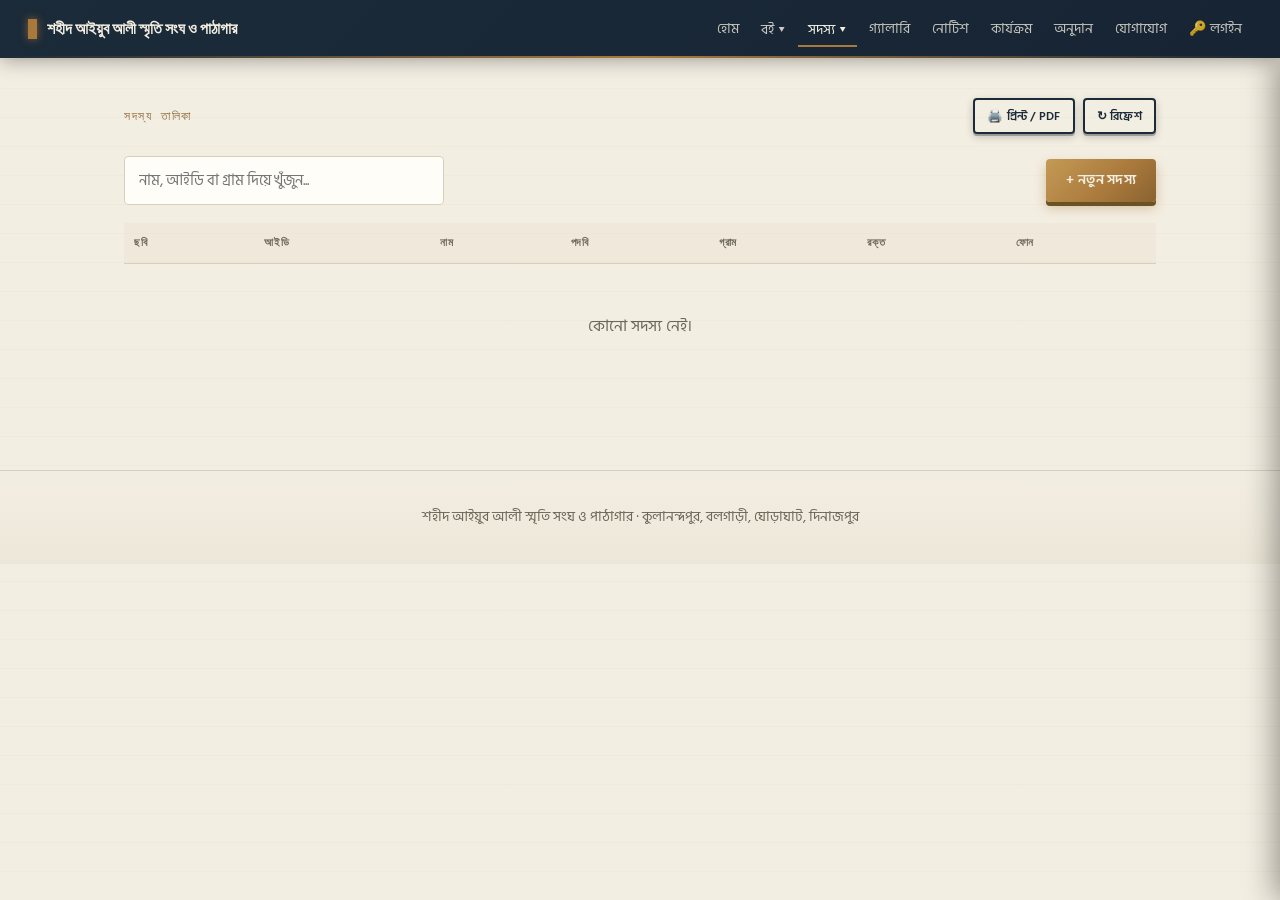
<file: members.html>
<!DOCTYPE html>
<html lang="bn">
<head>
<meta charset="UTF-8" />
<meta name="viewport" content="width=device-width, initial-scale=1.0" />
<title>সদস্য তালিকা — শহীদ আইয়ুব আলী স্মৃতি সংঘ ও পাঠাগার</title>
<link rel="stylesheet" href="css/style.css" />
<style>
/* সদস্য কার্ড popup */
.id-card-backdrop {
  position:fixed;inset:0;background:rgba(28,43,57,.6);backdrop-filter:blur(4px);
  z-index:8000;display:flex;align-items:center;justify-content:center;padding:16px;
  animation:_tin .2s ease;
}
.id-card {
  width:100%;max-width:380px;background:#fff;border-radius:14px;
  box-shadow:0 24px 64px rgba(0,0,0,.35);overflow:hidden;
  animation:_tin .25s cubic-bezier(.34,1.56,.64,1);
  font-family:'Hind Siliguri',sans-serif;
}
.id-card-header {
  background:linear-gradient(135deg,#1C2B39 0%,#2a3f52 100%);
  padding:20px 22px 16px;display:flex;align-items:center;gap:16px;
  position:relative;
}
.id-card-header::after {
  content:'';position:absolute;bottom:0;left:0;right:0;height:4px;
  background:linear-gradient(90deg,#A9793C,#C49A55,#A9793C);
}
.id-card-photo {
  width:72px;height:72px;border-radius:50%;object-fit:cover;
  border:3px solid #A9793C;flex-shrink:0;background:#2a3f52;
}
.id-card-photo-placeholder {
  width:72px;height:72px;border-radius:50%;
  background:rgba(169,121,60,.25);border:3px solid #A9793C;
  display:flex;align-items:center;justify-content:center;
  font-size:2rem;flex-shrink:0;
}
.id-card-name { color:#F3EEE2;font-family:'Fraunces',serif;font-size:1.15rem;font-weight:700;margin-bottom:4px; }
.id-card-id   { color:#A9793C;font-family:'IBM Plex Mono',monospace;font-size:.78rem; }
.id-card-role { display:inline-block;margin-top:6px;padding:2px 10px;border-radius:20px;
                font-size:.72rem;background:rgba(169,121,60,.2);color:#C49A55;border:1px solid rgba(169,121,60,.4); }
.id-card-org  { position:absolute;top:14px;right:16px;text-align:right; }
.id-card-org .org-name { color:rgba(243,238,226,.6);font-size:.65rem;line-height:1.4;max-width:110px; }

.id-card-body { padding:18px 22px; }
.id-row { display:flex;gap:10px;padding:8px 0;border-bottom:1px solid #f0ebe0; }
.id-row:last-child { border-bottom:none; }
.id-label { font-size:.75rem;color:#9A9186;min-width:90px;flex-shrink:0;padding-top:2px;font-family:'IBM Plex Mono',monospace; }
.id-value { font-size:.9rem;color:#1C2B39;font-weight:500;word-break:break-word; }
.id-blood  { display:inline-block;padding:2px 10px;border-radius:20px;font-size:.85rem;font-weight:700;
             background:rgba(154,59,59,.1);color:var(--rust);border:1px solid rgba(154,59,59,.2); }

.id-card-footer {
  background:#F9F6EF;padding:12px 22px;display:flex;justify-content:space-between;
  align-items:center;border-top:1px solid #e8e0d0;
}
.id-card-footer .reg-date { font-family:'IBM Plex Mono',monospace;font-size:.7rem;color:#9A9186; }

/* টেবিল row hover */
#memberBody tr { cursor:pointer;transition:background .12s; }
#memberBody tr:hover { background:rgba(169,121,60,.06); }
</style>
</head>
<body>
<div id="navRoot"></div>

<main class="wrap">
  <div class="page-toolbar">
    <div class="section-label">সদস্য তালিকা</div>
    <div style="display:flex;gap:8px;align-items:center;flex-wrap:wrap;">
      <button class="btn small outline" onclick="printMembers()">🖨️ প্রিন্ট / PDF</button>
      <div id="refreshBtnRoot"></div>
    </div>
  </div>

  <div style="display:flex;justify-content:space-between;align-items:center;gap:14px;margin-bottom:18px;flex-wrap:wrap;">
    <input id="memberSearch" placeholder="নাম, আইডি বা গ্রাম দিয়ে খুঁজুন..." style="max-width:320px;" oninput="renderMembers()" />
    <a href="register.html" class="btn brass" style="white-space:nowrap;">+ নতুন সদস্য</a>
  </div>

  <div class="table-scroll"><table>
    <thead>
      <tr>
        <th>ছবি</th><th>আইডি</th><th>নাম</th><th>পদবি</th>
        <th>গ্রাম</th><th>রক্ত</th><th>ফোন</th>
        <th id="actionsHeader" style="display:none;"></th>
      </tr>
    </thead>
    <tbody id="memberBody"></tbody>
  </table></div>
  <div class="empty-state" id="memberEmpty" style="display:none;">কোনো সদস্য নেই।</div>
</main>

<!-- ID Card Modal -->
<div id="idCardRoot"></div>
<div id="editModalRoot"></div>
<div id="adminModalRoot"></div>
<div class="footer">শহীদ আইয়ুব আলী স্মৃতি সংঘ ও পাঠাগার · কুলানন্দপুর, বলগাড়ী, ঘোড়াঘাট, দিনাজপুর</div>

<script src="js/config.js"></script>
<script src="js/api.js"></script>
<script>
renderNav('members.html');
renderRefreshBtn(loadMembers);

let allMembers = [], committeeByMember = {}, editPhotoDataUrl = '';

function onAdminStateChange() {
  document.getElementById('actionsHeader').style.display = isAdmin() ? '' : 'none';
  renderMembers();
}

// ===== সদস্য আইডি কার্ড popup =====
function openMemberCard(id) {
  const m = allMembers.find(function(x){ return x.ID === id; });
  if (!m) return;

  const photo = m.PhotoURL
    ? '<img class="id-card-photo" src="' + m.PhotoURL + '" alt="' + m.Name + '" />'
    : '<div class="id-card-photo-placeholder">👤</div>';

  const role = committeeByMember[m.ID] || m.MemberType || 'সাধারণ সদস্য';
  const blood = m.BloodGroup
    ? '<span class="id-blood">' + m.BloodGroup + '</span>'
    : '—';

  function row(label, val) {
    if (!val || val === '—') return '';
    return '<div class="id-row"><span class="id-label">' + label + '</span><span class="id-value">' + val + '</span></div>';
  }

  const adminActions = isAdmin()
    ? '<button class="btn small outline" onclick="closeCard();openEdit(\'' + m.ID + '\')">এডিট</button> ' +
      '<button class="btn small" style="background:var(--rust);" onclick="closeCard();removeMember(\'' + m.ID + '\')">ডিলিট</button>'
    : '<button class="btn small outline" onclick="closeCard()">বন্ধ করুন</button>';

  const backdrop = document.createElement('div');
  backdrop.className = 'id-card-backdrop';
  backdrop.id = 'idBackdrop';
  backdrop.onclick = function(e) { if (e.target === backdrop) closeCard(); };

  backdrop.innerHTML =
    '<div class="id-card">' +
      '<div class="id-card-header">' +
        photo +
        '<div>' +
          '<div class="id-card-name">' + m.Name + '</div>' +
          '<div class="id-card-id">' + m.ID + '</div>' +
          '<span class="id-card-role">' + role + '</span>' +
        '</div>' +
        '<div class="id-card-org">' +
          '<div class="org-name">শহীদ আইয়ুব আলী স্মৃতি সংঘ ও পাঠাগার</div>' +
        '</div>' +
      '</div>' +
      '<div class="id-card-body">' +
        row('বাবার নাম', m.FatherName) +
        row('মায়ের নাম', m.MotherName) +
        row('গ্রাম / ঠিকানা', m.Village) +
        row('জন্ম তারিখ', m.DOB ? fmtDate(m.DOB) : '') +
        row('শিক্ষা', m.Education) +
        row('পেশা', m.Occupation) +
        '<div class="id-row"><span class="id-label">রক্তের গ্রুপ</span><span class="id-value">' + blood + '</span></div>' +
        row('ধর্ম', m.Religion) +
        row('ফোন', m.Phone) +
        row('চাঁদা', m.FeeAmount ? '৳' + m.FeeAmount : '') +
      '</div>' +
      '<div class="id-card-footer">' +
        '<div class="reg-date">নিবন্ধন: ' + fmtDate(m.RegDate) + '</div>' +
        '<div>' + adminActions + '</div>' +
      '</div>' +
    '</div>';

  document.getElementById('idCardRoot').innerHTML = '';
  document.getElementById('idCardRoot').appendChild(backdrop);
  document.body.style.overflow = 'hidden';
  document.addEventListener('keydown', cardKeyHandler);
}

function closeCard() {
  document.getElementById('idCardRoot').innerHTML = '';
  document.body.style.overflow = '';
  document.removeEventListener('keydown', cardKeyHandler);
}
function cardKeyHandler(e) { if (e.key === 'Escape') closeCard(); }

// ===== রেন্ডার =====
function renderMembers() {
  const q = document.getElementById('memberSearch').value.trim().toLowerCase();
  const list = q
    ? allMembers.filter(function(m) {
        return String(m.Name).toLowerCase().includes(q) ||
               String(m.ID).toLowerCase().includes(q) ||
               String(m.Village||'').toLowerCase().includes(q);
      })
    : allMembers;

  const body  = document.getElementById('memberBody');
  const empty = document.getElementById('memberEmpty');
  document.getElementById('actionsHeader').style.display = isAdmin() ? '' : 'none';

  if (!list.length) { body.innerHTML = ''; empty.style.display = 'block'; return; }
  empty.style.display = 'none';

  body.innerHTML = list.map(function(m) {
    const photo = m.PhotoURL
      ? '<img src="' + m.PhotoURL + '" style="width:36px;height:36px;border-radius:50%;object-fit:cover;border:2px solid var(--brass);" />'
      : '<div style="width:36px;height:36px;border-radius:50%;background:rgba(169,121,60,.15);display:flex;align-items:center;justify-content:center;font-size:1rem;">👤</div>';
    const role    = committeeByMember[m.ID] || m.MemberType || 'সাধারণ সদস্য';
    const actions = isAdmin()
      ? '<button class="btn small outline" onclick="event.stopPropagation();openEdit(\'' + m.ID + '\')">এডিট</button> ' +
        '<button class="btn small" style="background:var(--rust);" onclick="event.stopPropagation();removeMember(\'' + m.ID + '\')">ডিলিট</button>'
      : '';
    return '<tr onclick="openMemberCard(\'' + m.ID + '\')" title="বিস্তারিত দেখুন">' +
      '<td>' + photo + '</td>' +
      '<td class="mono">' + m.ID + '</td>' +
      '<td><strong>' + m.Name + '</strong>' + (m.FatherName?'<br><span style="color:var(--muted);font-size:.78rem;">' + m.FatherName + '</span>':'') + '</td>' +
      '<td><span class="tag ' + (committeeByMember[m.ID]?'role':'available') + '">' + role + '</span></td>' +
      '<td>' + (m.Village||'—') + '</td>' +
      '<td><span style="font-weight:700;color:var(--rust);font-family:\'IBM Plex Mono\',monospace;">' + (m.BloodGroup||'—') + '</span></td>' +
      '<td class="mono" style="font-size:.82rem;">' + (m.Phone||'—') + '</td>' +
      (isAdmin() ? '<td style="white-space:nowrap;" onclick="event.stopPropagation();">' + actions + '</td>' : '') +
    '</tr>';
  }).join('');
}

// ===== লোড =====
async function loadMembers() {
  const [members, committee] = await Promise.all([
    Api.get('listMembers'),
    Api.get('listCommittee'),
  ]);
  allMembers = members || [];
  committeeByMember = {};
  (committee || []).forEach(function(c) {
    committeeByMember[c.MemberID] = c.Position;
  });
  renderMembers();
}

// ===== প্রিন্ট =====
function printMembers() {
  const q    = document.getElementById('memberSearch').value.trim().toLowerCase();
  const list = q ? allMembers.filter(function(m){ return m.Name.toLowerCase().includes(q)||m.ID.includes(q); }) : allMembers;
  const html = '<table><thead><tr><th>আইডি</th><th>নাম</th><th>বাবার নাম</th><th>গ্রাম</th><th>পেশা</th><th>রক্তের গ্রুপ</th><th>পদবি</th><th>ফোন</th><th>চাঁদা</th></tr></thead><tbody>' +
    list.map(function(m){ return '<tr><td>'+m.ID+'</td><td>'+m.Name+'</td><td>'+(m.FatherName||'—')+'</td><td>'+(m.Village||'—')+'</td><td>'+(m.Occupation||'—')+'</td><td>'+(m.BloodGroup||'—')+'</td><td>'+(committeeByMember[m.ID]||m.MemberType||'সাধারণ')+'</td><td>'+(m.Phone||'—')+'</td><td>'+(m.FeeAmount?'৳'+m.FeeAmount:'—')+'</td></tr>'; }).join('') +
    '</tbody></table>';
  PrintUtil.print('সদস্য তালিকা (' + list.length + ' জন)', html, '<span>মোট: ' + list.length + ' জন</span>');
}

// ===== এডিট মডাল =====
function openEdit(id) {
  const m = allMembers.find(function(x){ return x.ID === id; });
  if (!m) return;
  editPhotoDataUrl = '';
  document.getElementById('editModalRoot').innerHTML =
    '<div class="modal-backdrop" onclick="closeEdit(event)">' +
      '<div class="modal" style="max-width:500px;" onclick="event.stopPropagation()">' +
        '<h3>সদস্য এডিট করুন</h3>' +
        '<label>আইডি</label><input value="' + m.ID + '" disabled />' +
        '<div class="grid-2">' +
          '<div><label>নাম</label><input id="eName" value="' + (m.Name||'') + '" /></div>' +
          '<div><label>বাবার নাম</label><input id="eFather" value="' + (m.FatherName||'') + '" /></div>' +
          '<div><label>মায়ের নাম</label><input id="eMother" value="' + (m.MotherName||'') + '" /></div>' +
          '<div><label>গ্রাম</label><input id="eVillage" value="' + (m.Village||'') + '" /></div>' +
          '<div><label>জন্ম তারিখ</label><input id="eDob" type="date" value="' + (m.DOB||'') + '" /></div>' +
          '<div><label>শিক্ষা</label><input id="eEducation" value="' + (m.Education||'') + '" /></div>' +
          '<div><label>পেশা</label><input id="eOccupation" value="' + (m.Occupation||'') + '" /></div>' +
          '<div><label>রক্তের গ্রুপ</label><select id="eBlood">' +
            ['','A+','A-','B+','B-','AB+','AB-','O+','O-'].map(function(g){ return '<option value="'+g+'"'+(m.BloodGroup===g?' selected':'')+'>'+( g||'— নির্বাচন করুন —')+'</option>'; }).join('') +
          '</select></div>' +
          '<div><label>ধর্ম</label><select id="eReligion">' +
            ['','ইসলাম','হিন্দু','বৌদ্ধ','খ্রিস্টান','অন্যান্য'].map(function(r){ return '<option value="'+r+'"'+(m.Religion===r?' selected':'')+'>'+( r||'— নির্বাচন করুন —')+'</option>'; }).join('') +
          '</select></div>' +
          '<div><label>ফোন</label><input id="ePhone" value="' + (m.Phone||'') + '" /></div>' +
        '</div>' +
        '<label style="margin-top:14px;">ছবি বদলান</label>' +
        '<input type="file" accept="image/*" onchange="handleEditPhoto(event)" />' +
        (m.PhotoURL?'<img src="'+m.PhotoURL+'" id="editPhotoPreview" style="width:60px;height:60px;object-fit:cover;border-radius:50%;border:2px solid var(--brass);margin-top:8px;display:block;" />':'<img id="editPhotoPreview" style="display:none;width:60px;height:60px;object-fit:cover;border-radius:50%;border:2px solid var(--brass);margin-top:8px;" />') +
        '<label style="margin-top:14px;">চাঁদা (৳)</label><input id="eFee" type="number" value="' + (m.FeeAmount||0) + '" />' +
        '<div style="display:flex;gap:10px;margin-top:20px;">' +
          '<button class="btn brass" style="flex:1;" onclick="saveEdit(\'' + m.ID + '\')">সংরক্ষণ করুন</button>' +
          '<button class="btn outline" onclick="closeEdit()">বাতিল</button>' +
        '</div>' +
      '</div>' +
    '</div>';
  document.body.style.overflow = 'hidden';
}

function closeEdit(e) {
  if (e && e.target !== e.currentTarget) return;
  document.getElementById('editModalRoot').innerHTML = '';
  document.body.style.overflow = '';
}

function handleEditPhoto(evt) {
  const file = evt.target.files[0];
  if (!file) return;
  const reader = new FileReader();
  reader.onload = function(e) {
    const img = new Image();
    img.onload = function() {
      const s = 300;
      const canvas = document.createElement('canvas');
      canvas.width = s; canvas.height = s;
      const ctx = canvas.getContext('2d');
      const min = Math.min(img.naturalWidth, img.naturalHeight);
      const sx = (img.naturalWidth - min) / 2, sy = (img.naturalHeight - min) / 2;
      ctx.drawImage(img, sx, sy, min, min, 0, 0, s, s);
      editPhotoDataUrl = canvas.toDataURL('image/jpeg', 0.82);
      const prev = document.getElementById('editPhotoPreview');
      prev.src = editPhotoDataUrl; prev.style.display = 'block';
    };
    img.src = e.target.result;
  };
  reader.readAsDataURL(file);
}

async function saveEdit(id) {
  const payload = {
    id,
    name:        document.getElementById('eName').value.trim(),
    fatherName:  document.getElementById('eFather').value.trim(),
    motherName:  document.getElementById('eMother').value.trim(),
    village:     document.getElementById('eVillage').value.trim(),
    dob:         document.getElementById('eDob').value,
    education:   document.getElementById('eEducation').value.trim(),
    occupation:  document.getElementById('eOccupation').value.trim(),
    bloodGroup:  document.getElementById('eBlood').value,
    religion:    document.getElementById('eReligion').value,
    phone:       document.getElementById('ePhone').value.trim(),
    feeAmount:   document.getElementById('eFee').value || 0,
    photo:       editPhotoDataUrl,
  };
  Toast.loading('সংরক্ষণ হচ্ছে...');
  const res = await Api.post('updateMember', payload);
  if (res.error) { Toast.error(res.error); return; }
  Toast.success('সদস্যের তথ্য আপডেট হয়েছে ✓');
  closeEdit();
  loadMembers();
}

async function removeMember(id) {
  if (!await Dialog.confirm('আইডি ' + id + ' সদস্যকে মুছে ফেলতে চান?', { title:'সদস্য মুছে ফেলুন', okText:'হ্যাঁ, মুছুন' })) return;
  const res = await Api.post('deleteMember', { id });
  if (res.error) { Toast.error(res.error); return; }
  Toast.success('সদস্য মুছে ফেলা হয়েছে।');
  loadMembers();
}

onAdminStateChange();
loadMembers();
</script>
</body>
</html>
</file>
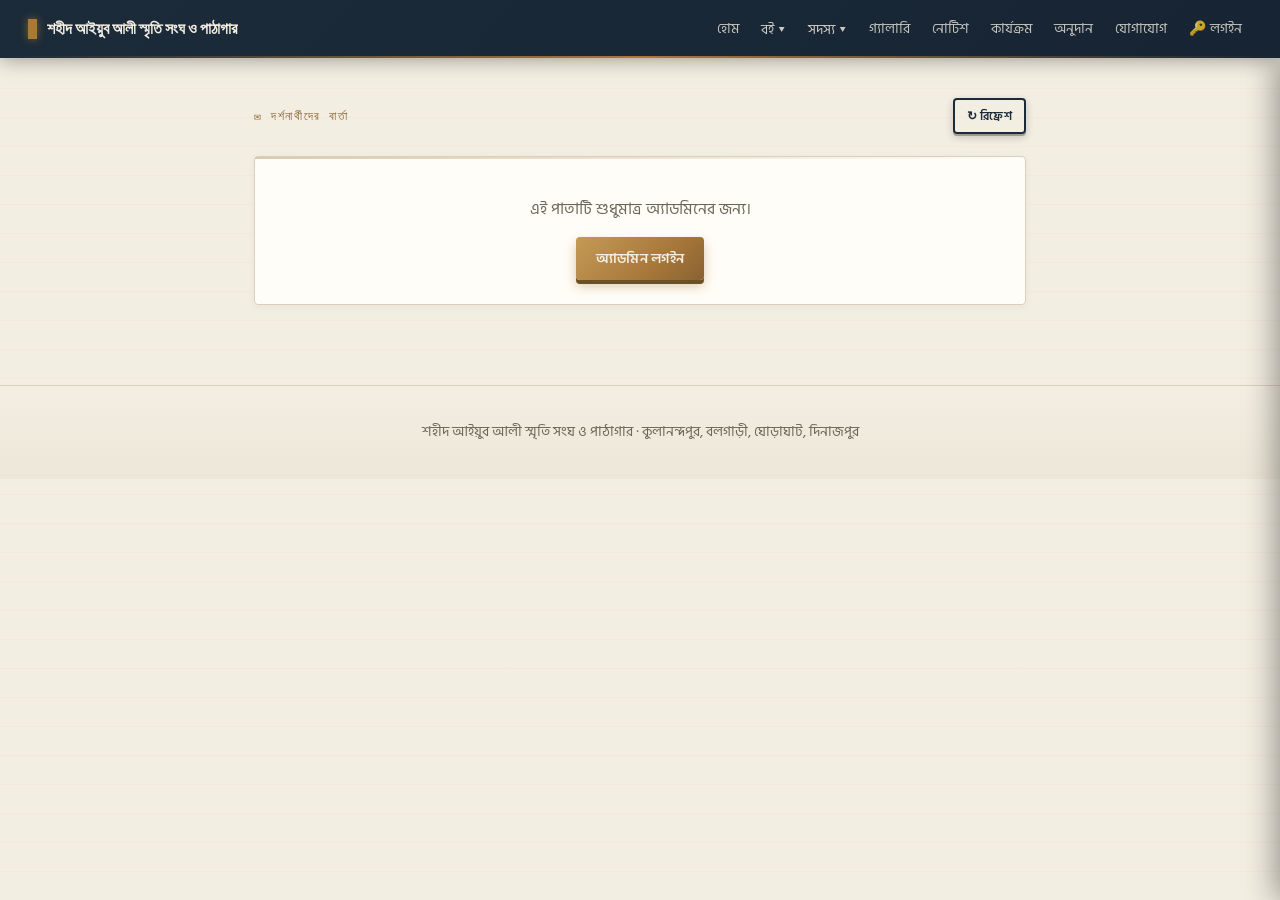
<file: message.html>
<!DOCTYPE html>
<html lang="bn">
<head>
<meta charset="UTF-8"/>
<meta name="viewport" content="width=device-width, initial-scale=1.0"/>
<title>বার্তা — শহীদ আইয়ুব আলী স্মৃতি সংঘ ও পাঠাগার</title>
<link rel="stylesheet" href="css/style.css"/>
<style>
.msg-item{border-left:3px solid var(--brass);background:var(--card);margin-bottom:10px;border-radius:0 var(--radius) var(--radius) 0;overflow:hidden;}
.msg-item.type-complaint{border-left-color:var(--rust);}
.msg-item.status-replied{opacity:.75;}
.msg-header{display:flex;align-items:flex-start;justify-content:space-between;padding:14px 16px;cursor:pointer;gap:12px;}
.msg-header:hover{background:rgba(169,121,60,.05);}
.msg-meta{font-family:'IBM Plex Mono',monospace;font-size:.7rem;color:var(--muted);margin-bottom:3px;display:flex;gap:8px;flex-wrap:wrap;}
.msg-tag{padding:1px 8px;border-radius:100px;font-size:.68rem;font-weight:600;}
.msg-tag.suggest{background:rgba(95,113,97,.12);color:var(--sage);}
.msg-tag.complaint{background:rgba(196,112,90,.12);color:var(--rust);}
.msg-tag.replied{background:rgba(0,0,0,.06);color:var(--muted);}
.msg-title{font-weight:600;font-size:.95rem;color:var(--ink);}
.msg-toggle{font-size:.78rem;color:var(--brass-dark);white-space:nowrap;flex-shrink:0;}
.msg-body{max-height:0;overflow:hidden;transition:max-height .3s ease;}
.msg-body.open{max-height:900px;}
.msg-body-inner{padding:0 16px 16px;border-top:1px dashed var(--line);font-size:.93rem;line-height:1.75;}
.msg-prev-reply{background:rgba(95,113,97,.06);border-left:3px solid var(--sage);padding:10px 12px;border-radius:0 var(--radius) var(--radius) 0;margin-top:10px;}
.filter-row{display:flex;gap:8px;margin-bottom:16px;flex-wrap:wrap;}
.filter-pill{padding:7px 14px;border:1px solid var(--line);border-radius:100px;font-size:.85rem;cursor:pointer;color:var(--muted);transition:all .15s;}
.filter-pill.active{background:var(--ink);color:#fff;border-color:var(--ink);}
.stat-row{display:flex;gap:12px;flex-wrap:wrap;margin-bottom:20px;}
.stat-row .s{background:var(--card);border:1px solid var(--line);border-radius:var(--radius);padding:10px 16px;text-align:center;flex:1;min-width:90px;}
.stat-row .s .n{font-family:'Fraunces',serif;font-size:1.5rem;font-weight:700;color:var(--ink);}
.stat-row .s .l{font-size:.7rem;color:var(--muted);}
</style>
</head>
<body>
<div id="navRoot"></div>
<main class="wrap" style="max-width:820px;">
  <div class="page-toolbar">
    <div class="section-label">✉️ দর্শনার্থীদের বার্তা</div>
    <div id="refreshBtnRoot"></div>
  </div>
  <div id="notAdminNotice" class="panel" style="text-align:center;display:none;">
    <p style="color:var(--muted);margin-bottom:14px;">এই পাতাটি শুধুমাত্র অ্যাডমিনের জন্য।</p>
    <button class="btn brass" onclick="openLoginModal();switchLoginTab('admin')">অ্যাডমিন লগইন</button>
  </div>
  <div id="adminArea" style="display:none;">
    <div class="stat-row">
      <div class="s"><div class="n" id="stTotal">—</div><div class="l">মোট</div></div>
      <div class="s"><div class="n" id="stNew" style="color:var(--rust);">—</div><div class="l">উত্তর বাকি</div></div>
      <div class="s"><div class="n" id="stSug" style="color:var(--sage);">—</div><div class="l">পরামর্শ</div></div>
      <div class="s"><div class="n" id="stCom" style="color:var(--rust);">—</div><div class="l">অভিযোগ</div></div>
    </div>
    <div class="filter-row">
      <div class="filter-pill active" id="fAll"      onclick="setFilter('all')">সব</div>
      <div class="filter-pill" id="fSug"             onclick="setFilter('পরামর্শ')">💡 পরামর্শ</div>
      <div class="filter-pill" id="fCom"             onclick="setFilter('অভিযোগ')">⚠️ অভিযোগ</div>
      <div class="filter-pill" id="fNew"             onclick="setFilter('unreplied')">উত্তর বাকি</div>
    </div>
    <div id="msgList"></div>
    <div class="empty-state" id="emptyState" style="display:none;">কোনো বার্তা নেই।</div>
  </div>
</main>
<div id="adminModalRoot"></div>
<div class="footer">শহীদ আইয়ুব আলী স্মৃতি সংঘ ও পাঠাগার · কুলানন্দপুর, বলগাড়ী, ঘোড়াঘাট, দিনাজপুর</div>
<script src="js/config.js"></script>
<script src="js/api.js"></script>
<script>
renderNav('message.html');
renderRefreshBtn(loadMessages);
var _msgs=[], _filter='all';

function onAdminStateChange(){
  var a=isAdmin();
  document.getElementById('adminArea').style.display     =a?'block':'none';
  document.getElementById('notAdminNotice').style.display=a?'none':'block';
  if(a) loadMessages();
}

function setFilter(f){
  _filter=f;
  ['fAll','fSug','fCom','fNew'].forEach(function(id){document.getElementById(id).classList.remove('active');});
  ({all:'fAll','পরামর্শ':'fSug','অভিযোগ':'fCom',unreplied:'fNew'})[f] &&
    document.getElementById(({all:'fAll','পরামর্শ':'fSug','অভিযোগ':'fCom',unreplied:'fNew'})[f]).classList.add('active');
  renderMessages();
}

function toggleMsg(id){
  var b=document.getElementById('mb-'+id), ic=document.getElementById('mi-'+id);
  var open=b.classList.toggle('open');
  ic.textContent=open?'▲ সংক্ষিপ্ত':'▼ বিস্তারিত ও উত্তর দিন';
}

async function loadMessages(){
  _msgs=await Api.get('listContactMessages')||[];
  renderMessages();
}

function renderMessages(){
  var list=_msgs.slice();
  if(_filter==='unreplied') list=list.filter(function(m){return m.Status!=='Replied';});
  else if(_filter!=='all')  list=list.filter(function(m){return m.Type===_filter;});

  document.getElementById('stTotal').textContent=_msgs.length;
  document.getElementById('stNew').textContent=_msgs.filter(function(m){return m.Status!=='Replied';}).length;
  document.getElementById('stSug').textContent=_msgs.filter(function(m){return m.Type==='পরামর্শ';}).length;
  document.getElementById('stCom').textContent=_msgs.filter(function(m){return m.Type==='অভিযোগ';}).length;

  var el=document.getElementById('msgList'), empty=document.getElementById('emptyState');
  if(!list.length){el.innerHTML='';empty.style.display='block';return;}
  empty.style.display='none';

  el.innerHTML=list.map(function(m){
    var tc=m.Type==='অভিযোগ'?'complaint':'suggest';
    var rep=m.Status==='Replied';
    var prev=m.ReplyText?'<div class="msg-prev-reply"><strong>পাঠানো উত্তর ('+fmtDate(m.RepliedAt)+'):</strong><br>'+m.ReplyText+'</div>':'';
    var hasEmail=!!m.Email;
    return '<div class="msg-item type-'+tc+(rep?' status-replied':'')+'">'+
      '<div class="msg-header" onclick="toggleMsg(\''+m.ID+'\')">'+
        '<div><div class="msg-meta"><span>'+fmtDate(m.Date)+'</span>'+
          '<span class="msg-tag '+tc+'">'+(m.Type==='অভিযোগ'?'⚠️ অভিযোগ':'💡 পরামর্শ')+'</span>'+
          (rep?'<span class="msg-tag replied">✓ উত্তর দেওয়া হয়েছে</span>':'')+
        '</div><div class="msg-title">'+(m.Name?m.Name+' — ':'')+(m.Phone||'')+'</div></div>'+
        '<span class="msg-toggle" id="mi-'+m.ID+'">▼ বিস্তারিত ও উত্তর দিন</span>'+
      '</div>'+
      '<div class="msg-body" id="mb-'+m.ID+'"><div class="msg-body-inner">'+
        '<p><strong>ফোন:</strong> '+(m.Phone||'—')+' &nbsp; <strong>ইমেইল:</strong> '+(m.Email||'— (দেওয়া হয়নি)')+'</p>'+
        '<p>'+m.Message+'</p>'+prev+
        '<div style="margin-top:12px;">'+
          '<textarea id="reply-'+m.ID+'" rows="3" style="width:100%;padding:10px;border:1px solid var(--line);border-radius:var(--radius);font-family:\'Hind Siliguri\',sans-serif;resize:vertical;" '+
            'placeholder="'+(hasEmail?'উত্তর লিখুন — ইমেইলে পাঠানো হবে':'ইমেইল দেওয়া হয়নি')+'"'+(hasEmail?'':' disabled')+'></textarea>'+
          '<div style="margin-top:8px;display:flex;gap:8px;flex-wrap:wrap;">'+
            '<button class="btn small brass"'+(hasEmail?'':' disabled')+' onclick="sendReply(\''+m.ID+'\')">📧 ইমেইলে উত্তর পাঠান</button>'+
            '<button class="btn small" style="background:var(--rust);" onclick="deleteMsg(\''+m.ID+'\')">ডিলিট</button>'+
          '</div>'+
        '</div>'+
      '</div></div>'+
    '</div>';
  }).join('');
}

async function sendReply(id){
  var reply=document.getElementById('reply-'+id).value.trim();
  if(!reply){Toast.error('উত্তর লিখুন');return;}
  Toast.loading('পাঠানো হচ্ছে...');
  var res=await Api.post('replyContactMessage',{id:id,reply:reply});
  if(res&&res.error){Toast.error(res.error);return;}
  Toast.success('উত্তর পাঠানো হয়েছে ✓');
  loadMessages();
}

async function deleteMsg(id){
  if(!await Dialog.confirm('এই বার্তাটি মুছে ফেলতে চান?'))return;
  await Api.post('deleteContactMessage',{id:id});
  Toast.success('বার্তা মুছে ফেলা হয়েছে।');
  loadMessages();
}

onAdminStateChange();
</script>
</body>
</html>
</file>
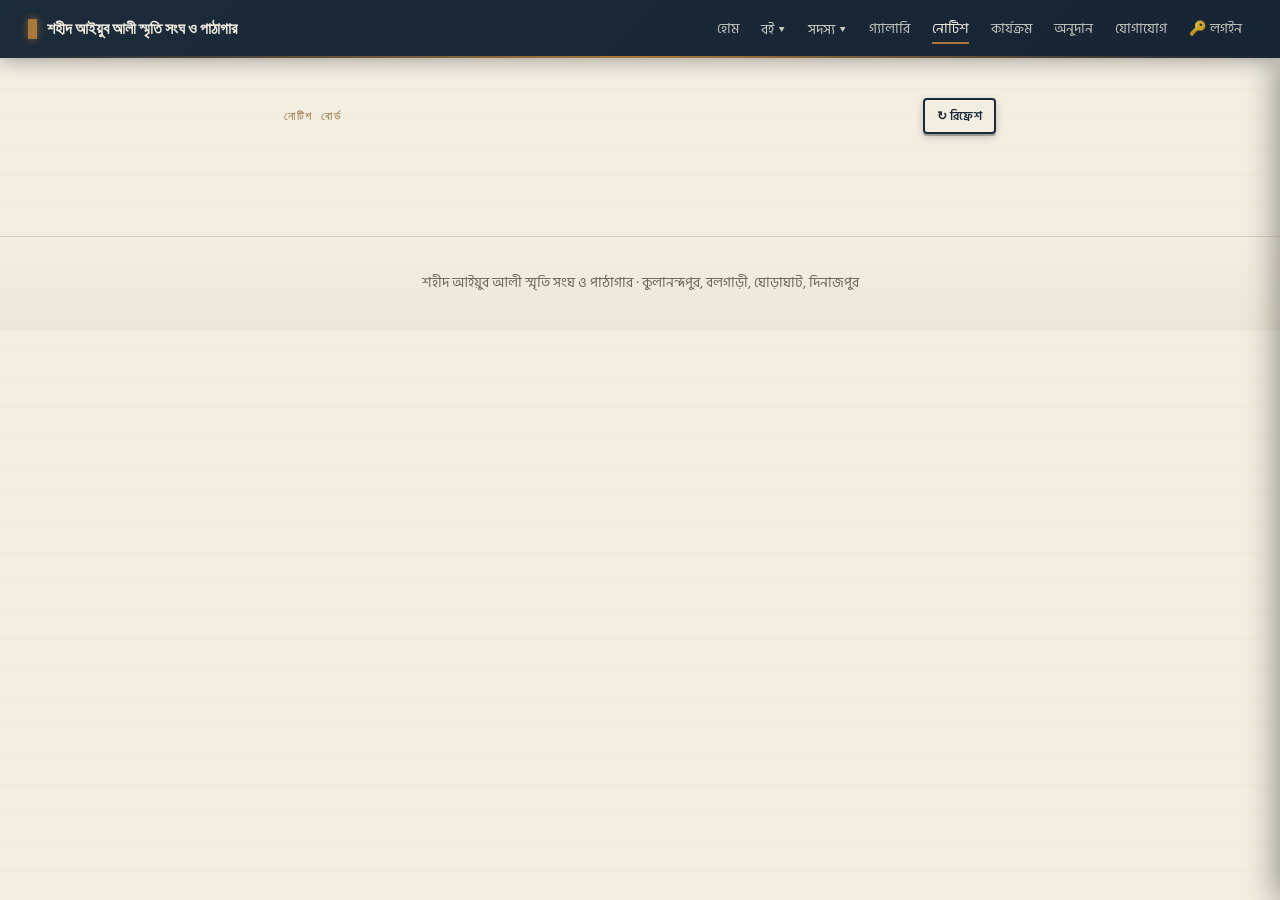
<file: notices.html>
<!DOCTYPE html>
<html lang="bn">
<head>
<meta charset="UTF-8" />
<meta name="viewport" content="width=device-width, initial-scale=1.0" />
<title>নোটিশ — শহীদ আইয়ুব আলী স্মৃতি সংঘ ও পাঠাগার</title>
<link rel="stylesheet" href="css/style.css" />
<style>
/* নোটিশ কার্ড */
.notice-card {
  background: var(--card);
  border: 1px solid var(--line);
  border-left: 4px solid var(--brass);
  border-radius: var(--radius);
  margin-bottom: 12px;
  overflow: hidden;
  transition: box-shadow 0.15s, transform 0.15s;
  cursor: pointer;
}
.notice-card:hover {
  box-shadow: 0 6px 20px rgba(28,43,57,.12);
  transform: translateY(-2px);
}
.notice-card-header {
  display: flex;
  gap: 14px;
  padding: 16px 18px;
  align-items: flex-start;
}
.notice-card-thumb {
  width: 72px; height: 72px; flex-shrink: 0;
  object-fit: cover; border-radius: var(--radius);
  border: 1px solid var(--line);
}
.notice-card-thumb-placeholder {
  width: 72px; height: 72px; flex-shrink: 0;
  background: linear-gradient(135deg, var(--line), var(--paper));
  border-radius: var(--radius);
  display: flex; align-items: center; justify-content: center;
  font-size: 1.6rem;
}
.notice-card-body { flex: 1; min-width: 0; }
.notice-card-date {
  font-family: 'IBM Plex Mono', monospace;
  font-size: .7rem; color: var(--muted); margin-bottom: 4px;
}
.notice-card-title {
  font-family: 'Fraunces', serif;
  font-size: 1.05rem; font-weight: 600;
  color: var(--ink); margin-bottom: 6px;
}
.notice-card-preview {
  font-size: .87rem; color: var(--muted);
  line-height: 1.6;
  display: -webkit-box;
  -webkit-line-clamp: 2;
  -webkit-box-orient: vertical;
  overflow: hidden;
}
.notice-card-footer {
  padding: 10px 18px 12px;
  display: flex; justify-content: space-between; align-items: center;
  border-top: 1px dashed var(--line);
  font-size: .82rem;
}
.notice-read-btn {
  color: var(--brass-dark); font-weight: 600;
  font-size: .85rem; display: flex; align-items: center; gap: 4px;
}

/* নোটিশ ডিটেইল মডাল */
.notice-modal-backdrop {
  position: fixed; inset: 0;
  background: rgba(28,43,57,.65);
  backdrop-filter: blur(4px);
  z-index: 8000;
  display: flex; align-items: center; justify-content: center;
  padding: 16px;
  animation: _tin .2s ease;
}
.notice-modal {
  background: var(--card);
  border-radius: 12px;
  width: 100%; max-width: 680px;
  max-height: 90vh;
  overflow-y: auto;
  box-shadow: 0 24px 64px rgba(0,0,0,.35);
  animation: _tin .25s cubic-bezier(.34,1.56,.64,1);
  -webkit-overflow-scrolling: touch;
}
.notice-modal-hero {
  width: 100%; max-height: 280px;
  object-fit: cover; display: block;
  border-radius: 12px 12px 0 0;
}
.notice-modal-body { padding: 24px 26px 28px; }
.notice-modal-date {
  font-family: 'IBM Plex Mono', monospace;
  font-size: .72rem; color: var(--muted); margin-bottom: 8px;
}
.notice-modal-title {
  font-family: 'Fraunces', serif;
  font-size: 1.4rem; font-weight: 700;
  color: var(--ink); margin-bottom: 16px; line-height: 1.35;
}
.notice-modal-content {
  font-family: 'Hind Siliguri', sans-serif;
  font-size: .97rem; line-height: 1.85;
  color: var(--text);
  white-space: pre-line;
}
.notice-modal-actions {
  display: flex; gap: 10px; margin-top: 20px;
  padding-top: 16px; border-top: 1px solid var(--line);
  flex-wrap: wrap;
}
.notice-modal-close {
  position: sticky; top: 12px; float: right;
  margin: 12px 12px 0 0;
  background: rgba(28,43,57,.7); color: #fff;
  border: none; border-radius: 50%;
  width: 36px; height: 36px;
  font-size: 1.1rem; cursor: pointer;
  display: flex; align-items: center; justify-content: center;
  backdrop-filter: blur(4px);
  z-index: 1;
}
</style>
</head>
<body>
<div id="navRoot"></div>

<main class="wrap" style="max-width:760px;">
  <div class="page-toolbar">
    <div class="section-label">নোটিশ বোর্ড</div>
    <div id="refreshBtnRoot"></div>
  </div>

  <!-- অ্যাডমিন ফর্ম -->
  <div id="adminBlock" class="admin-only-block" style="display:none;">
    <span class="admin-badge">নতুন নোটিশ প্রকাশ করুন</span>
    <label>শিরোনাম</label>
    <input id="nTitle" placeholder="নোটিশের শিরোনাম" />
    <label>বিস্তারিত</label>
    <textarea id="nContent" rows="5" style="resize:vertical;"></textarea>
    <label style="margin-top:14px;">ছবি (ঐচ্ছিক — গ্যালারিতেও যুক্ত হবে)</label>
    <div style="display:flex;gap:10px;align-items:center;flex-wrap:wrap;margin-bottom:8px;">
      <label class="btn outline" style="cursor:pointer;margin:0;">
        📷 ছবি যোগ করুন
        <input type="file" accept="image/*" id="nPhotoInput" style="display:none;" onchange="handleNoticePhoto(event)" />
      </label>
      <span id="nPhotoName" style="font-size:.82rem;color:var(--muted);"></span>
    </div>
    <img id="nPhotoPreview" style="display:none;width:140px;height:100px;object-fit:cover;border:1px solid var(--line);border-radius:var(--radius);margin-bottom:10px;" />
    <button class="btn brass" style="margin-top:18px;" onclick="addNotice()">প্রকাশ করুন</button>
  </div>

  <!-- নোটিশ তালিকা -->
  <div id="noticesList"></div>
  <div class="empty-state" id="emptyState" style="display:none;">এখনো কোনো নোটিশ নেই।</div>
</main>

<!-- নোটিশ ডিটেইল মডাল -->
<div id="noticeModalRoot"></div>
<div id="adminModalRoot"></div>
<div class="footer">শহীদ আইয়ুব আলী স্মৃতি সংঘ ও পাঠাগার · কুলানন্দপুর, বলগাড়ী, ঘোড়াঘাট, দিনাজপুর</div>

<script src="js/config.js"></script>
<script src="js/api.js"></script>
<script>
renderNav('notices.html');
renderRefreshBtn(loadNotices);

let allNotices = [];

function onAdminStateChange() {
  document.getElementById('adminBlock').style.display = (isAdmin() || Can.editNotices()) ? 'block' : 'none';
}

// ===== নোটিশ লোড =====
async function loadNotices() {
  allNotices = await Api.get('listNotices') || [];
  const el    = document.getElementById('noticesList');
  const empty = document.getElementById('emptyState');
  if (!allNotices.length) { el.innerHTML = ''; empty.style.display = 'block'; return; }
  empty.style.display = 'none';

  el.innerHTML = allNotices.map(function(n) {
    const thumb = n.ImageURL
      ? '<img class="notice-card-thumb" src="' + n.ImageURL + '" alt="" />'
      : '<div class="notice-card-thumb-placeholder">📢</div>';
    const preview = (n.Content || '').replace(/<[^>]+>/g, '').slice(0, 120);
    const adminBtns = isAdmin()
      ? '<button class="btn small" style="background:var(--rust);" onclick="event.stopPropagation();removeNotice(\'' + n.ID + '\')">ডিলিট</button>'
      : '';
    return '<div class="notice-card" onclick="openNotice(\'' + n.ID + '\')">' +
      '<div class="notice-card-header">' + thumb +
        '<div class="notice-card-body">' +
          '<div class="notice-card-date">' + fmtDate(n.Date) + '</div>' +
          '<div class="notice-card-title">' + n.Title + '</div>' +
          '<div class="notice-card-preview">' + preview + '</div>' +
        '</div>' +
      '</div>' +
      '<div class="notice-card-footer">' +
        '<span class="notice-read-btn">📖 বিস্তারিত পড়ুন →</span>' +
        '<div onclick="event.stopPropagation();">' +
          '<button class="btn small outline" onclick="ShareUtil.show(this.dataset.t,\'📢 \'+this.dataset.t+\' — শহীদ আইয়ুব আলী পাঠাগার\')" data-t="' + n.Title.replace(/"/g, '&quot;') + '" data-id="' + n.ID + '">🔗 শেয়ার</button>' +
          ' ' + adminBtns +
        '</div>' +
      '</div>' +
    '</div>';
  }).join('');
}

// ===== নোটিশ মডাল =====
function openNotice(id) {
  const n = allNotices.find(function(x) { return x.ID === id; });
  if (!n) return;

  const heroImg = n.ImageURL
    ? '<img class="notice-modal-hero" src="' + n.ImageURL + '" alt="' + n.Title + '" />'
    : '';

  document.getElementById('noticeModalRoot').innerHTML =
    '<div class="notice-modal-backdrop" id="nBackdrop" onclick="closeNotice(event)">' +
      '<div class="notice-modal">' +
        '<button class="notice-modal-close" onclick="closeNotice()">✕</button>' +
        heroImg +
        '<div class="notice-modal-body">' +
          '<div class="notice-modal-date">' + fmtDate(n.Date) + '</div>' +
          '<div class="notice-modal-title">' + n.Title + '</div>' +
          '<div class="notice-modal-content">' + (n.Content || '') + '</div>' +
          '<div class="notice-modal-actions">' +
            '<button class="btn outline" onclick="closeNotice()">← ফিরে যান</button>' +
            '<button class="btn outline" onclick="ShareUtil.show(\'' + n.Title.replace(/'/g, "\\'") + '\',\'📢 ' + n.Title.replace(/'/g, "\\'") + ' — শহীদ আইয়ুব আলী পাঠাগার\')">🔗 শেয়ার করুন</button>' +
          '</div>' +
        '</div>' +
      '</div>' +
    '</div>';

  document.body.style.overflow = 'hidden';
  history.pushState({notice: id}, '', window.location.pathname + '?id=' + id);

  // ESC key
  document.addEventListener('keydown', noticeKeyHandler);
}

function closeNotice(e) {
  if (e && e.target && e.target.id !== 'nBackdrop' && !e.target.classList.contains('notice-modal-close')) return;
  document.getElementById('noticeModalRoot').innerHTML = '';
  document.body.style.overflow = '';
  history.pushState(null,'',window.location.pathname);
  document.removeEventListener('keydown', noticeKeyHandler);
}

function noticeKeyHandler(e) {
  if (e.key === 'Escape') closeNotice({ target: { id: 'nBackdrop' } });
}

// ===== নোটিশ যোগ =====
function compressImage(file, callback) {
  const reader = new FileReader();
  reader.onload = function(e) {
    const img = new Image();
    img.onload = function() {
      const MAX_W = 1600, MAX_H = 1200;
      let w = img.naturalWidth, h = img.naturalHeight;
      if (w > MAX_W) { h = Math.round(h * MAX_W / w); w = MAX_W; }
      if (h > MAX_H) { w = Math.round(w * MAX_H / h); h = MAX_H; }
      const canvas = document.createElement('canvas');
      canvas.width = w; canvas.height = h;
      const ctx = canvas.getContext('2d');
      ctx.imageSmoothingEnabled = true;
      ctx.imageSmoothingQuality = 'high';
      ctx.drawImage(img, 0, 0, w, h);
      const mp = (w * h) / 1000000;
      callback(canvas.toDataURL('image/jpeg', mp > 2 ? 0.78 : 0.88));
    };
    img.src = e.target.result;
  };
  reader.readAsDataURL(file);
}

let _noticePhotoDataUrl = '';
function handleNoticePhoto(evt) {
  const file = evt.target.files[0];
  if (!file) return;
  document.getElementById('nPhotoName').textContent = file.name;
  compressImage(file, function(dataUrl) {
    _noticePhotoDataUrl = dataUrl;
    const prev = document.getElementById('nPhotoPreview');
    prev.src = dataUrl; prev.style.display = 'block';
  });
}

async function addNotice() {
  const payload = {
    title:   document.getElementById('nTitle').value.trim(),
    content: document.getElementById('nContent').value.trim(),
    image:   _noticePhotoDataUrl,
  };
  if (!payload.title) { Toast.error('শিরোনাম দিন'); return; }
  Toast.loading('নোটিশ প্রকাশ হচ্ছে...');
  const res = await Api.post('addNotice', payload);
  if (res.error) { Toast.error(res.error); return; }
  Toast.success('নোটিশ সফলভাবে প্রকাশিত হয়েছে ✓');
  document.getElementById('nTitle').value = '';
  document.getElementById('nContent').value = '';
  document.getElementById('nPhotoInput').value = '';
  document.getElementById('nPhotoPreview').style.display = 'none';
  document.getElementById('nPhotoName').textContent = '';
  _noticePhotoDataUrl = '';
  loadNotices();
}

async function removeNotice(id) {
  if (!await Dialog.confirm('নোটিশটি মুছে ফেলতে চান?')) return;
  await Api.post('deleteNotice', { id });
  Toast.success('নোটিশ মুছে ফেলা হয়েছে।');
  loadNotices();
}

onAdminStateChange();
loadNotices().then(function() {
  var params = new URLSearchParams(window.location.search);
  var id = params.get('id');
  if (id) {
    var n = allNotices.find(function(x){ return x.ID === id; });
    if (n) openNotice(n.ID);
  }
});
</script>
</body>
</html>
</file>
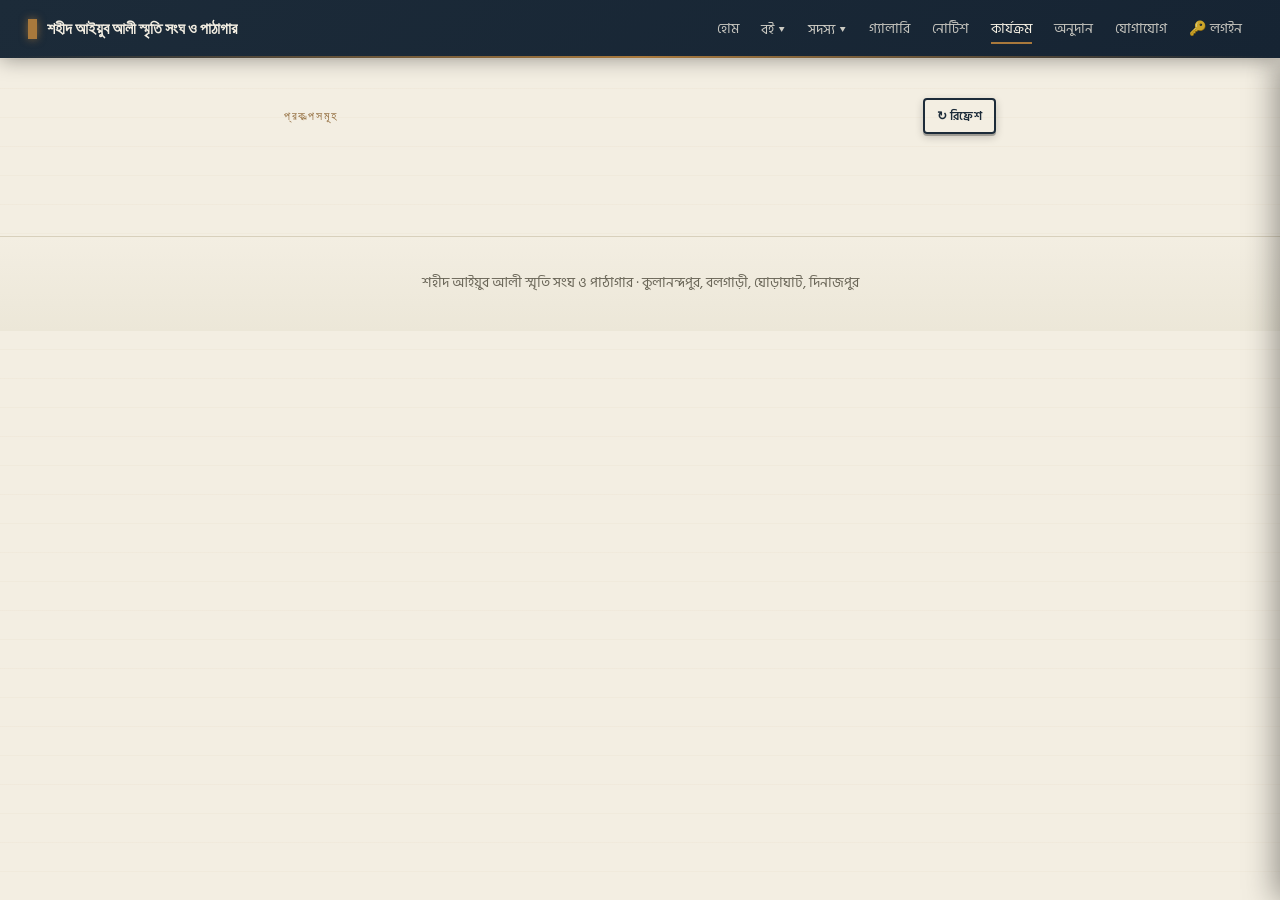
<file: projects.html>
<!DOCTYPE html>
<html lang="bn">
<head>
<meta charset="UTF-8" />
<meta name="viewport" content="width=device-width, initial-scale=1.0" />
<title>প্রকল্প — শহীদ আইয়ুব আলী স্মৃতি সংঘ ও পাঠাগার</title>
<link rel="stylesheet" href="css/style.css" />
<style>
.project-card {
  background: var(--card);
  border: 1px solid var(--line);
  border-left: 4px solid var(--sage);
  border-radius: var(--radius);
  margin-bottom: 12px;
  overflow: hidden;
  transition: box-shadow 0.15s, transform 0.15s;
  cursor: pointer;
}
.project-card:hover {
  box-shadow: 0 6px 20px rgba(28,43,57,.12);
  transform: translateY(-2px);
}
.project-card-header {
  display: flex; gap: 14px;
  padding: 16px 18px; align-items: flex-start;
}
.project-card-thumb {
  width: 72px; height: 72px; flex-shrink: 0;
  object-fit: cover; border-radius: var(--radius);
  border: 1px solid var(--line);
}
.project-card-thumb-placeholder {
  width: 72px; height: 72px; flex-shrink: 0;
  background: rgba(95,113,97,.12);
  border-radius: var(--radius);
  display: flex; align-items: center; justify-content: center;
  font-size: 1.6rem;
}
.project-card-body { flex: 1; min-width: 0; }
.project-card-date {
  font-family: 'IBM Plex Mono', monospace;
  font-size: .7rem; color: var(--muted); margin-bottom: 4px;
}
.project-card-title {
  font-family: 'Fraunces', serif;
  font-size: 1.05rem; font-weight: 600;
  color: var(--ink); margin-bottom: 6px;
}
.project-card-preview {
  font-size: .87rem; color: var(--muted);
  line-height: 1.6;
  display: -webkit-box;
  -webkit-line-clamp: 2;
  -webkit-box-orient: vertical;
  overflow: hidden;
}
.project-card-footer {
  padding: 10px 18px 12px;
  display: flex; justify-content: space-between; align-items: center;
  border-top: 1px dashed var(--line); font-size: .82rem; flex-wrap: wrap; gap: 8px;
}
.project-read-btn {
  color: var(--sage); font-weight: 600;
  font-size: .85rem; display: flex; align-items: center; gap: 4px;
}

/* মডাল */
.project-modal-backdrop {
  position: fixed; inset: 0;
  background: rgba(28,43,57,.65);
  backdrop-filter: blur(4px);
  z-index: 8000;
  display: flex; align-items: center; justify-content: center;
  padding: 16px;
  animation: _tin .2s ease;
}
.project-modal {
  background: var(--card);
  border-radius: 12px;
  width: 100%; max-width: 680px;
  max-height: 90vh;
  overflow-y: auto;
  box-shadow: 0 24px 64px rgba(0,0,0,.35);
  animation: _tin .25s cubic-bezier(.34,1.56,.64,1);
  -webkit-overflow-scrolling: touch;
}
.project-modal-hero {
  width: 100%; max-height: 280px;
  object-fit: cover; display: block;
  border-radius: 12px 12px 0 0;
}
.project-modal-body { padding: 24px 26px 28px; }
.project-modal-date {
  font-family: 'IBM Plex Mono', monospace;
  font-size: .72rem; color: var(--muted); margin-bottom: 8px;
}
.project-modal-title {
  font-family: 'Fraunces', serif;
  font-size: 1.4rem; font-weight: 700;
  color: var(--ink); margin-bottom: 16px; line-height: 1.35;
}
.project-modal-content {
  font-family: 'Hind Siliguri', sans-serif;
  font-size: .97rem; line-height: 1.85;
  color: var(--text); white-space: pre-line;
}
.project-modal-actions {
  display: flex; gap: 10px; margin-top: 20px;
  padding-top: 16px; border-top: 1px solid var(--line); flex-wrap: wrap;
}
.project-modal-close {
  position: sticky; top: 12px; float: right;
  margin: 12px 12px 0 0;
  background: rgba(28,43,57,.7); color: #fff;
  border: none; border-radius: 50%;
  width: 36px; height: 36px;
  font-size: 1.1rem; cursor: pointer;
  display: flex; align-items: center; justify-content: center;
  backdrop-filter: blur(4px); z-index: 1;
}
</style>
</head>
<body>
<div id="navRoot"></div>

<main class="wrap" style="max-width:760px;">
  <div class="page-toolbar">
    <div class="section-label">প্রকল্পসমূহ</div>
    <div id="refreshBtnRoot"></div>
  </div>

  <!-- অ্যাডমিন ফর্ম -->
  <div id="adminBlock" class="admin-only-block" style="display:none;">
    <span class="admin-badge">নতুন প্রকল্প যোগ করুন</span>
    <label>শিরোনাম</label>
    <input id="pTitle" placeholder="প্রকল্পের নাম" />
    <label>বিবরণ</label>
    <textarea id="pDescription" rows="5" style="resize:vertical;"></textarea>
    <label style="margin-top:14px;">ছবি (ঐচ্ছিক — গ্যালারিতেও যুক্ত হবে)</label>
    <div style="display:flex;gap:10px;align-items:center;flex-wrap:wrap;margin-bottom:8px;">
      <label class="btn outline" style="cursor:pointer;margin:0;">
        📷 ছবি যোগ করুন
        <input type="file" accept="image/*" id="pPhotoInput" style="display:none;" onchange="handleProjectPhoto(event)" />
      </label>
      <span id="pPhotoName" style="font-size:.82rem;color:var(--muted);"></span>
    </div>
    <img id="pPhotoPreview" style="display:none;width:140px;height:100px;object-fit:cover;border:1px solid var(--line);border-radius:var(--radius);margin-bottom:10px;" />
    <button class="btn brass" style="margin-top:18px;" onclick="addProject()">যোগ করুন</button>
  </div>

  <!-- প্রকল্প তালিকা -->
  <div id="projectList"></div>
  <div class="empty-state" id="emptyState" style="display:none;">এখনো কোনো প্রকল্প যোগ করা হয়নি।</div>
</main>

<!-- প্রকল্প ডিটেইল মডাল -->
<div id="projectModalRoot"></div>
<div id="adminModalRoot"></div>
<div class="footer">শহীদ আইয়ুব আলী স্মৃতি সংঘ ও পাঠাগার · কুলানন্দপুর, বলগাড়ী, ঘোড়াঘাট, দিনাজপুর</div>

<script src="js/config.js"></script>
<script src="js/api.js"></script>
<script>
renderNav('projects.html');
renderRefreshBtn(loadProjects);

let allProjects = [];

function onAdminStateChange() {
  document.getElementById('adminBlock').style.display = (isAdmin() || Can.editProjects()) ? 'block' : 'none';
}

// ===== প্রকল্প লোড =====
async function loadProjects() {
  allProjects = await Api.get('listProjects') || [];
  const el    = document.getElementById('projectList');
  const empty = document.getElementById('emptyState');
  if (!allProjects.length) { el.innerHTML = ''; empty.style.display = 'block'; return; }
  empty.style.display = 'none';

  el.innerHTML = allProjects.map(function(p) {
    const thumb = p.ImageURL
      ? '<img class="project-card-thumb" src="' + p.ImageURL + '" alt="" />'
      : '<div class="project-card-thumb-placeholder">🏗️</div>';
    const preview = (p.Description || '').replace(/<[^>]+>/g, '').slice(0, 120) +
      ((p.Description || '').length > 120 ? '...' : '');
    const adminBtns = isAdmin()
      ? '<button class="btn small" style="background:var(--rust);" onclick="event.stopPropagation();removeProject(\'' + p.ID + '\')">ডিলিট</button>'
      : '';
    return '<div class="project-card" onclick="openProject(\'' + p.ID + '\')">' +
      '<div class="project-card-header">' + thumb +
        '<div class="project-card-body">' +
          '<div class="project-card-date">' + fmtDate(p.Date) + '</div>' +
          '<div class="project-card-title">' + p.Title + '</div>' +
          '<div class="project-card-preview">' + (preview || '<span style="color:var(--muted);">বিবরণ যোগ করা হয়নি।</span>') + '</div>' +
        '</div>' +
      '</div>' +
      '<div class="project-card-footer">' +
        '<span class="project-read-btn">📋 বিস্তারিত দেখুন →</span>' +
        '<div onclick="event.stopPropagation();">' +
          '<button class="btn small outline" onclick="ShareUtil.show(this.dataset.t,\'🏗️ \'+this.dataset.t+\' — শহীদ আইয়ুব আলী পাঠাগার\')" data-t="' + p.Title.replace(/"/g, '&quot;') + '" data-id="' + p.ID + '">🔗 শেয়ার</button>' +
          ' ' + adminBtns +
        '</div>' +
      '</div>' +
    '</div>';
  }).join('');
}

// ===== প্রকল্প মডাল =====
function openProject(id) {
  const p = allProjects.find(function(x) { return x.ID === id; });
  if (!p) return;

  const heroImg = p.ImageURL
    ? '<img class="project-modal-hero" src="' + p.ImageURL + '" alt="' + p.Title + '" />'
    : '';

  document.getElementById('projectModalRoot').innerHTML =
    '<div class="project-modal-backdrop" id="pBackdrop" onclick="closeProject(event)">' +
      '<div class="project-modal">' +
        '<button class="project-modal-close" onclick="closeProject()">✕</button>' +
        heroImg +
        '<div class="project-modal-body">' +
          '<div class="project-modal-date">' + fmtDate(p.Date) + '</div>' +
          '<div class="project-modal-title">' + p.Title + '</div>' +
          '<div class="project-modal-content">' + (p.Description || '<span style="color:var(--muted);">বিবরণ যোগ করা হয়নি।</span>') + '</div>' +
          '<div class="project-modal-actions">' +
            '<button class="btn outline" onclick="closeProject()">← ফিরে যান</button>' +
            '<button class="btn outline" onclick="ShareUtil.show(\'' + p.Title.replace(/'/g, "\\'") + '\',\'🏗️ ' + p.Title.replace(/'/g, "\\'") + ' — শহীদ আইয়ুব আলী পাঠাগার\')">🔗 শেয়ার করুন</button>' +
          '</div>' +
        '</div>' +
      '</div>' +
    '</div>';

  document.body.style.overflow = 'hidden';
  history.replaceState(null,'',window.location.pathname+'?id='+id);
  document.addEventListener('keydown', projectKeyHandler);
}

function closeProject(e) {
  if (e && e.target && e.target.id !== 'pBackdrop' && !e.target.classList.contains('project-modal-close')) return;
  document.getElementById('projectModalRoot').innerHTML = '';
  document.body.style.overflow = '';
  history.replaceState(null,'',window.location.pathname);
  document.removeEventListener('keydown', projectKeyHandler);
}

function projectKeyHandler(e) {
  if (e.key === 'Escape') closeProject({ target: { id: 'pBackdrop' } });
}

// ===== প্রকল্প যোগ =====
function compressImage(file, callback) {
  const reader = new FileReader();
  reader.onload = function(e) {
    const img = new Image();
    img.onload = function() {
      const MAX_W = 1600, MAX_H = 1200;
      let w = img.naturalWidth, h = img.naturalHeight;
      if (w > MAX_W) { h = Math.round(h * MAX_W / w); w = MAX_W; }
      if (h > MAX_H) { w = Math.round(w * MAX_H / h); h = MAX_H; }
      const canvas = document.createElement('canvas');
      canvas.width = w; canvas.height = h;
      const ctx = canvas.getContext('2d');
      ctx.imageSmoothingEnabled = true;
      ctx.imageSmoothingQuality = 'high';
      ctx.drawImage(img, 0, 0, w, h);
      const mp = (w * h) / 1000000;
      callback(canvas.toDataURL('image/jpeg', mp > 2 ? 0.78 : 0.88));
    };
    img.src = e.target.result;
  };
  reader.readAsDataURL(file);
}

let _projectPhotoDataUrl = '';
function handleProjectPhoto(evt) {
  const file = evt.target.files[0];
  if (!file) return;
  document.getElementById('pPhotoName').textContent = file.name;
  compressImage(file, function(dataUrl) {
    _projectPhotoDataUrl = dataUrl;
    const prev = document.getElementById('pPhotoPreview');
    prev.src = dataUrl; prev.style.display = 'block';
  });
}

async function addProject() {
  const payload = {
    title:       document.getElementById('pTitle').value.trim(),
    description: document.getElementById('pDescription').value.trim(),
    image:       _projectPhotoDataUrl,
  };
  if (!payload.title) { Toast.error('শিরোনাম দিন'); return; }
  Toast.loading('প্রকল্প সংরক্ষণ হচ্ছে...');
  const res = await Api.post('addProject', payload);
  if (res.error) { Toast.error(res.error); return; }
  Toast.success('প্রকল্প সফলভাবে যোগ হয়েছে ✓');
  document.getElementById('pTitle').value = '';
  document.getElementById('pDescription').value = '';
  document.getElementById('pPhotoInput').value = '';
  document.getElementById('pPhotoPreview').style.display = 'none';
  document.getElementById('pPhotoName').textContent = '';
  _projectPhotoDataUrl = '';
  loadProjects();
}

async function removeProject(id) {
  if (!await Dialog.confirm('প্রকল্পটি মুছে ফেলতে চান?')) return;
  await Api.post('deleteProject', { id });
  Toast.success('প্রকল্প মুছে ফেলা হয়েছে।');
  loadProjects();
}

onAdminStateChange();
loadProjects().then(function() {
  var params = new URLSearchParams(window.location.search);
  var id = params.get('id');
  if (id) {
    var p = allProjects.find(function(x){ return x.ID === id; });
    if (p) openProject(p.ID);
  }
});
</script>
</body>
</html>
</file>
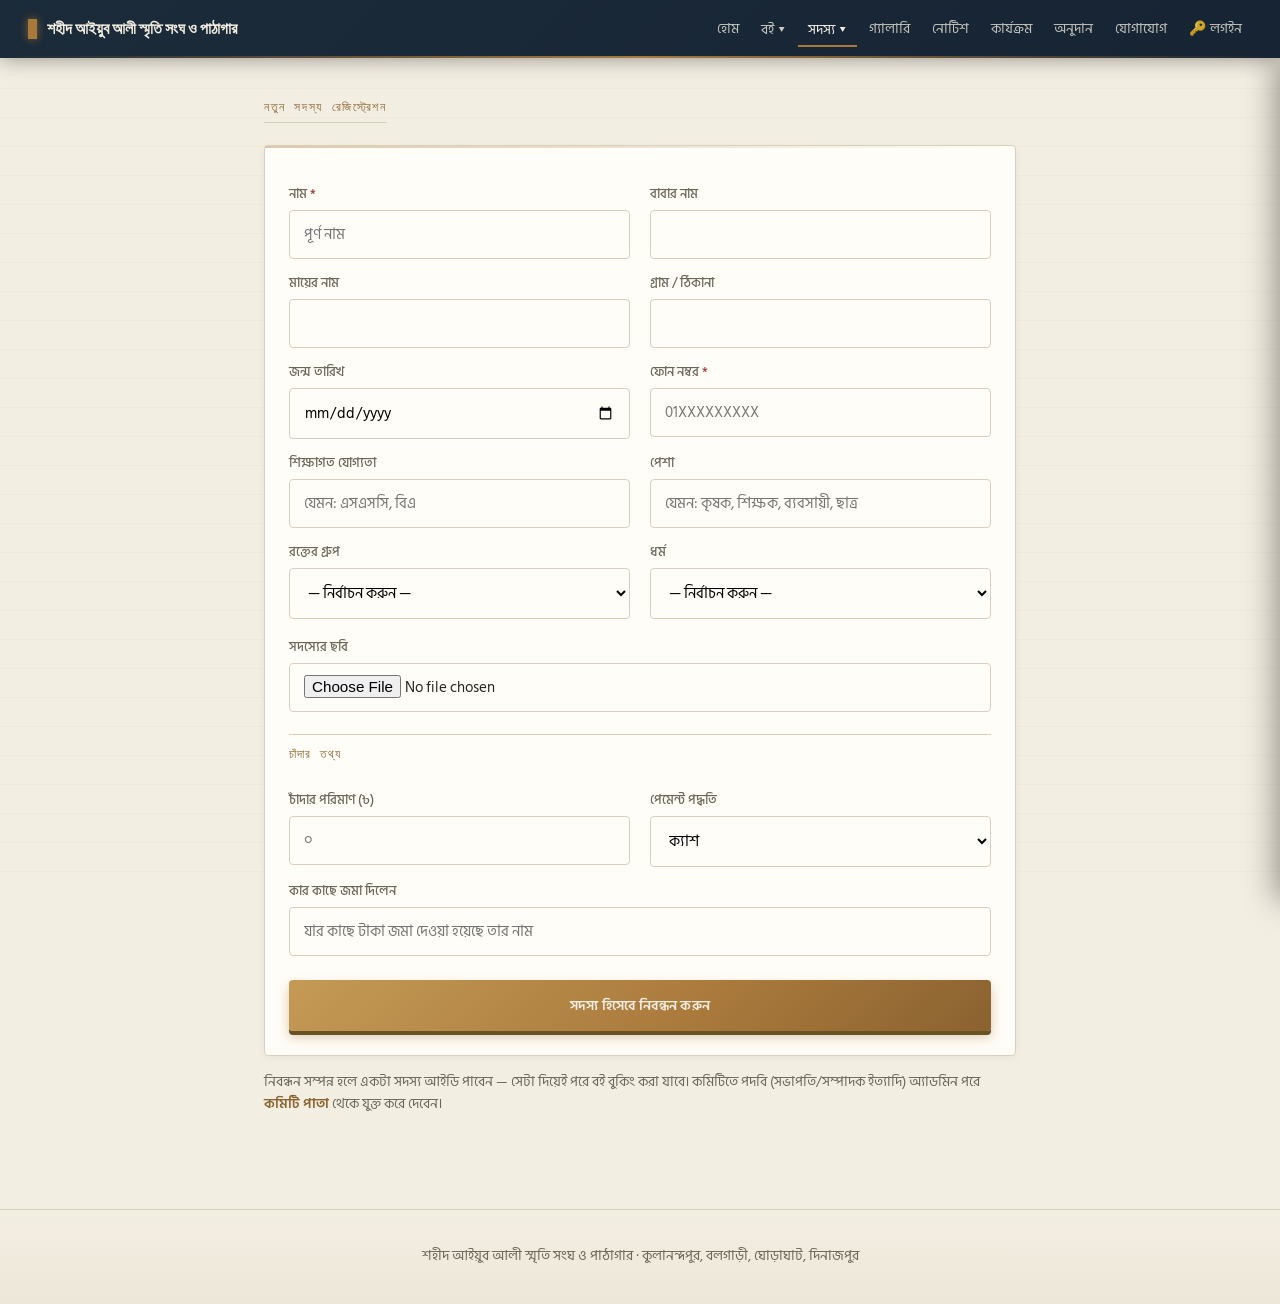
<file: register.html>
<!DOCTYPE html>
<html lang="bn">
<head>
<meta charset="UTF-8" />
<meta name="viewport" content="width=device-width, initial-scale=1.0" />
<title>নতুন সদস্য হোন — শহীদ আইয়ুব আলী স্মৃতি সংঘ ও পাঠাগার</title>
<link rel="stylesheet" href="css/style.css" />
</head>
<body>

<div id="navRoot"></div>

<main class="wrap" style="max-width:800px;">

  <div style="display:flex; justify-content:space-between; align-items:center; flex-wrap:wrap; gap:10px; margin-bottom:22px;">
    <div class="section-label" style="margin:0;">নতুন সদস্য রেজিস্ট্রেশন</div>
  </div>

  <div class="panel">

    <div class="grid-2">
      <div>
        <label>নাম <span style="color:var(--rust);">*</span></label>
        <input id="mName" placeholder="পূর্ণ নাম" />
      </div>
      <div>
        <label>বাবার নাম</label>
        <input id="mFather" />
      </div>
      <div>
        <label>মায়ের নাম</label>
        <input id="mMother" />
      </div>
      <div>
        <label>গ্রাম / ঠিকানা</label>
        <input id="mVillage" />
      </div>
      <div>
        <label>জন্ম তারিখ</label>
        <input id="mDob" type="date" />
      </div>
      <div>
        <label>ফোন নম্বর <span style="color:var(--rust);">*</span></label>
        <input id="mPhone" type="tel" placeholder="01XXXXXXXXX" autocomplete="tel" maxlength="11" oninput="formatPhone(this)" />
      </div>
      <div>
        <label>শিক্ষাগত যোগ্যতা</label>
        <input id="mEducation" placeholder="যেমন: এসএসসি, বিএ" />
      </div>
      <div>
        <label>পেশা</label>
        <input id="mOccupation" placeholder="যেমন: কৃষক, শিক্ষক, ব্যবসায়ী, ছাত্র" />
      </div>
      <div>
        <label>রক্তের গ্রুপ</label>
        <select id="mBlood">
          <option value="">— নির্বাচন করুন —</option>
          <option value="A+">A+</option>
          <option value="A-">A-</option>
          <option value="B+">B+</option>
          <option value="B-">B-</option>
          <option value="AB+">AB+</option>
          <option value="AB-">AB-</option>
          <option value="O+">O+</option>
          <option value="O-">O-</option>
        </select>
      </div>
      <div>
        <label>ধর্ম</label>
        <select id="mReligion">
          <option value="">— নির্বাচন করুন —</option>
          <option value="ইসলাম">ইসলাম</option>
          <option value="হিন্দু">হিন্দু</option>
          <option value="বৌদ্ধ">বৌদ্ধ</option>
          <option value="খ্রিস্টান">খ্রিস্টান</option>
          <option value="অন্যান্য">অন্যান্য</option>
        </select>
      </div>
    </div>

    <label style="margin-top:18px;">সদস্যের ছবি</label>
    <input id="mPhoto" type="file" accept="image/*" onchange="handlePhoto(event)" />
    <img id="photoPreview" style="display:none; margin-top:10px; width:90px; height:90px; object-fit:cover; border:1px solid var(--line); border-radius:4px;" />

    <hr style="border:none; border-top:1px solid var(--line); margin:22px 0 10px;" />
    <div style="font-family:'IBM Plex Mono',monospace; font-size:0.72rem; text-transform:uppercase; letter-spacing:.1em; color:var(--brass-dark); margin-bottom:12px;">চাঁদার তথ্য</div>

    <div class="grid-2">
      <div>
        <label>চাঁদার পরিমাণ (৳)</label>
        <input id="mFee" type="number" min="0" placeholder="০" />
      </div>
      <div>
        <label>পেমেন্ট পদ্ধতি</label>
        <select id="mPayMethod" onchange="togglePayMethod()">
          <option value="cash">ক্যাশ</option>
          <option value="online">অনলাইন</option>
        </select>
      </div>
    </div>

    <div id="cashWrap">
      <label>কার কাছে জমা দিলেন</label>
      <input id="mCashReceivedBy" placeholder="যার কাছে টাকা জমা দেওয়া হয়েছে তার নাম" />
    </div>
    <div id="onlineWrap" style="display:none;">
      <div class="grid-2">
        <div><label>কোন নম্বর হতে</label><input id="mTransFrom" /></div>
        <div><label>কোন নম্বরে</label><input id="mTransTo" /></div>
      </div>
      <label>ট্রানজেকশন নম্বর <span style="color:var(--rust);">*</span></label>
      <input id="mTransactionId" placeholder="যেমন: 8N7K2X9P1Q" />
    </div>

    <button class="btn brass" style="margin-top:24px; width:100%; padding:14px;" onclick="registerMember()">সদস্য হিসেবে নিবন্ধন করুন</button>
    <div id="regMsg"></div>
  </div>

  <p style="margin-top:16px; color:var(--muted); font-size:0.85rem;">
    নিবন্ধন সম্পন্ন হলে একটা সদস্য আইডি পাবেন — সেটা দিয়েই পরে বই বুকিং করা যাবে।
    কমিটিতে পদবি (সভাপতি/সম্পাদক ইত্যাদি) অ্যাডমিন পরে
    <a href="committee.html" style="color:var(--brass-dark); font-weight:600;">কমিটি পাতা</a> থেকে যুক্ত করে দেবেন।
  </p>
</main>

<div id="adminModalRoot"></div>
<div class="footer">শহীদ আইয়ুব আলী স্মৃতি সংঘ ও পাঠাগার · কুলানন্দপুর, বলগাড়ী, ঘোড়াঘাট, দিনাজপুর</div>

<script src="js/config.js"></script>
<script src="js/api.js"></script>
<script>
renderNav('register.html');

function togglePayMethod() {
  const online = document.getElementById('mPayMethod').value === 'online';
  document.getElementById('cashWrap').style.display = online ? 'none' : 'block';
  document.getElementById('onlineWrap').style.display = online ? 'block' : 'none';
}

let photoDataUrl = '';
function handlePhoto(evt) {
  const file = evt.target.files[0];
  if (!file) { photoDataUrl = ''; return; }
  const reader = new FileReader();
  reader.onload = () => {
    const img = new Image();
    img.onload = () => {
      const maxSize = 400;
      let { width, height } = img;
      if (width > height && width > maxSize) { height *= maxSize / width; width = maxSize; }
      else if (height > maxSize) { width *= maxSize / height; height = maxSize; }
      const canvas = document.createElement('canvas');
      canvas.width = width; canvas.height = height;
      canvas.getContext('2d').drawImage(img, 0, 0, width, height);
      photoDataUrl = canvas.toDataURL('image/jpeg', 0.75);
      const preview = document.getElementById('photoPreview');
      preview.src = photoDataUrl;
      preview.style.display = 'block';
    };
    img.src = reader.result;
  };
  reader.readAsDataURL(file);
}


function formatPhone(el) {
  var v = el.value.replace(/[^0-9]/g, '').slice(0, 11);
  el.value = v;
}
function normalizePhoneClient(phone) {
  var s = String(phone || '').replace(/[^0-9]/g, '');
  if (s.length === 10 && s[0] !== '0') s = '0' + s;
  return s;
}
async function registerMember() {
  const payMethod = document.getElementById('mPayMethod').value;
  const payload = {
    name:           document.getElementById('mName').value.trim(),
    fatherName:     document.getElementById('mFather').value.trim(),
    motherName:     document.getElementById('mMother').value.trim(),
    village:        document.getElementById('mVillage').value.trim(),
    dob:            document.getElementById('mDob').value,
    education:      document.getElementById('mEducation').value.trim(),
    occupation:     document.getElementById('mOccupation').value.trim(),
    bloodGroup:     document.getElementById('mBlood').value,
    religion:       document.getElementById('mReligion').value,
    phone:          normalizePhoneClient(document.getElementById('mPhone').value.trim()),
    photo:          photoDataUrl,
    feeAmount:      document.getElementById('mFee').value || 0,
    paymentMethod:  payMethod,
    cashReceivedBy: payMethod === 'cash' ? document.getElementById('mCashReceivedBy').value.trim() : '',
    transFrom:      payMethod === 'online' ? document.getElementById('mTransFrom').value.trim() : '',
    transTo:        payMethod === 'online' ? document.getElementById('mTransTo').value.trim() : '',
    transactionId:  payMethod === 'online' ? document.getElementById('mTransactionId').value.trim() : '',
  };
  if (!payload.name) { Toast.error('নাম আবশ্যক'); return; }
  if (!payload.phone) { Toast.error('ফোন নম্বর আবশ্যক'); return; }
  if (payMethod === 'online' && !payload.transactionId) {
    Toast.error('অনলাইন পেমেন্টে ট্রানজেকশন নম্বর আবশ্যক'); return;
  }

  Toast.loading('তথ্য জমা হচ্ছে, অপেক্ষা করুন...');
  const res = await Api.post('registerMember', payload);
  if (res.error) { Toast.error(res.error); return; }

  Toast.success('নিবন্ধন সম্পন্ন হয়েছে! সদস্য আইডি: ' + res.id);
  document.getElementById('regMsg').innerHTML = `
    <div class="msg success" style="margin-top:14px; padding:16px;">
      ✅ নিবন্ধন সম্পন্ন হয়েছে!<br>
      আপনার সদস্য আইডি: <strong class="mono" style="font-size:1.2rem;">${res.id}</strong><br>
      <span style="font-size:0.85rem; opacity:0.8;">বই বুকিং এর সময় এই আইডি ব্যবহার করুন — নোট করে রাখুন।</span>
    </div>`;

  // ফর্ম রিসেট
  ['mName','mFather','mMother','mVillage','mEducation','mOccupation','mPhone',
   'mFee','mCashReceivedBy','mTransFrom','mTransTo','mTransactionId']
    .forEach(id => document.getElementById(id).value = '');
  document.getElementById('mDob').value = '';
  document.getElementById('mBlood').value = '';
  document.getElementById('mReligion').value = '';
  document.getElementById('mPhoto').value = '';
  document.getElementById('photoPreview').style.display = 'none';
  photoDataUrl = '';
}
</script>
</body>
</html>
</file>
<file: css/style.css>
@import url('https://fonts.googleapis.com/css2?family=Fraunces:opsz,wght@9..144,400;9..144,600;9..144,700&family=Hind+Siliguri:wght@400;500;600;700&family=IBM+Plex+Mono:wght@400;500&display=swap');

/* ═══════════════════════════════════════════
   CSS CUSTOM PROPERTIES
═══════════════════════════════════════════ */
:root {
  --ink: #1C2B39;
  --paper: #F3EEE2;
  --card: #FFFDF7;
  --brass: #A9793C;
  --brass-dark: #8A6230;
  --brass-light: #C49A55;
  --sage: #5F7161;
  --rust: #9A3B3B;
  --text: #26241F;
  --muted: #6B6759;
  --line: #D8D0BC;
  --radius: 4px;

  /* 3D বাটন শ্যাডো */
  --btn-shadow-ink:   0 4px 0 #0d1820, 0 6px 12px rgba(0,0,0,.3);
  --btn-shadow-brass: 0 4px 0 #6b5225, 0 6px 12px rgba(169,121,60,.4);
  --btn-shadow-rust:  0 4px 0 #6b2828, 0 6px 12px rgba(154,59,59,.4);
}

/* ═══════════════════════════════════════════
   RESET & BASE
═══════════════════════════════════════════ */
*, *::before, *::after { box-sizing: border-box; }
html { scroll-behavior: smooth; }

body {
  margin: 0;
  background: var(--paper);
  color: var(--text);
  font-family: 'Hind Siliguri', 'Segoe UI', sans-serif;
  line-height: 1.6;
  padding-top: 58px;
}

/* সূক্ষ্ম কাগজের টেক্সচার */
body::before {
  content: '';
  position: fixed;
  inset: 0;
  background-image:
    repeating-linear-gradient(
      0deg,
      transparent,
      transparent 28px,
      rgba(169,121,60,0.03) 28px,
      rgba(169,121,60,0.03) 29px
    );
  pointer-events: none;
  z-index: 0;
}

h1, h2, h3, .display {
  font-family: 'Fraunces', 'Hind Siliguri', serif;
  color: var(--ink);
  margin: 0 0 0.3em;
  letter-spacing: -0.01em;
}
.mono { font-family: 'IBM Plex Mono', monospace; letter-spacing: 0.02em; }
a { color: inherit; text-decoration: none; }

/* ═══════════════════════════════════════════
   NAVIGATION
═══════════════════════════════════════════ */
.nav {
  background: linear-gradient(135deg, #1C2B39 0%, #162433 100%);
  color: var(--paper);
  padding: 0 28px;
  height: 58px;
  display: flex;
  align-items: center;
  justify-content: space-between;
  position: fixed;
  top: 0; left: 0; right: 0;
  z-index: 200;
  box-shadow: 0 2px 20px rgba(0,0,0,0.35);
}
.nav::after {
  content: '';
  position: absolute;
  bottom: 0; left: 0; right: 0;
  height: 2px;
  background: linear-gradient(90deg, transparent, var(--brass), transparent);
}

.nav .brand {
  display: flex; align-items: center; gap: 10px;
  font-family: 'Fraunces', serif; font-size: 1rem; font-weight: 700;
  color: var(--paper); text-decoration: none; flex-shrink: 0;
}
.nav .brand .tab {
  width: 9px; height: 20px; background: var(--brass);
  display: inline-block; flex-shrink: 0;
  box-shadow: 0 0 8px rgba(169,121,60,0.7);
}

.nav-desktop { display: flex; align-items: center; flex-wrap: wrap; gap: 2px; }
.nav-link {
  color: var(--paper); padding: 6px 10px; font-size: 0.88rem;
  opacity: 0.78; transition: all 0.2s; text-decoration: none; white-space: nowrap;
  position: relative;
}
.nav-link::after {
  content: '';
  position: absolute; bottom: 2px; left: 50%; right: 50%;
  height: 1px; background: var(--brass);
  transition: left 0.2s, right 0.2s;
}
.nav-link:hover { opacity: 1; }
.nav-link:hover::after { left: 10px; right: 10px; }
.nav-link.active { opacity: 1; }
.nav-link.active::after { left: 10px; right: 10px; background: var(--brass); height: 2px; }
.nav-link.admin-tag { color: var(--brass); opacity: 1; }

/* হ্যামবার্গার */
.hamburger {
  display: none; flex-direction: column; justify-content: center; gap: 5px;
  background: none; border: none; cursor: pointer; padding: 6px; z-index: 201;
}
.hamburger span {
  display: block; width: 24px; height: 2px;
  background: var(--paper); border-radius: 2px;
  transition: all 0.25s; transform-origin: center;
}
.hamburger.active span:nth-child(1) { transform: translateY(7px) rotate(45deg); }
.hamburger.active span:nth-child(2) { opacity: 0; transform: scaleX(0); }
.hamburger.active span:nth-child(3) { transform: translateY(-7px) rotate(-45deg); }

/* ড্রয়ার */
.nav-drawer {
  position: fixed; top: 58px; right: 0; bottom: 0; width: 78vw; max-width: 300px;
  background: linear-gradient(180deg, #1C2B39 0%, #162433 100%);
  z-index: 199; overflow-y: auto;
  transform: translateX(100%); transition: transform 0.28s cubic-bezier(.4,0,.2,1);
  padding: 16px 0 40px;
  box-shadow: -4px 0 30px rgba(0,0,0,0.4);
}
.nav-drawer.open { transform: translateX(0); }
.nav-drawer-inner { display: flex; flex-direction: column; }
.nav-drawer .nav-link {
  padding: 14px 24px; font-size: 1rem; opacity: 0.85;
  border-bottom: 1px solid rgba(255,255,255,0.07);
}
.nav-drawer .nav-link.active {
  opacity: 1; border-left: 3px solid var(--brass);
  background: rgba(169,121,60,0.12);
}
.nav-drawer .nav-link.admin-tag { color: var(--brass); }

.nav-overlay {
  position: fixed; inset: 0; background: rgba(0,0,0,0.5);
  z-index: 198; display: none; backdrop-filter: blur(2px);
}
.nav-overlay.open { display: block; }

@media (max-width: 768px) {
  .nav-desktop { display: none; }
  .hamburger { display: flex; }
  .nav { padding: 0 18px; }
}

/* ═══════════════════════════════════════════
   LAYOUT
═══════════════════════════════════════════ */
.wrap { max-width: 1080px; margin: 0 auto; padding: 40px 24px 80px; position: relative; z-index: 1; }

.section-label {
  font-family: 'IBM Plex Mono', monospace;
  font-size: 0.72rem; text-transform: uppercase;
  letter-spacing: 0.14em; color: var(--brass-dark);
  border-bottom: 1px solid var(--line);
  padding-bottom: 6px; margin-bottom: 22px;
}

/* ═══════════════════════════════════════════
   HERO
═══════════════════════════════════════════ */
.hero {
  background: linear-gradient(135deg, #1C2B39 0%, #0f1d28 100%);
  color: var(--paper);
  padding: 56px 24px 50px;
  position: relative; overflow: hidden;
}
.hero::before {
  content: "";
  position: absolute; right: -60px; top: -60px;
  width: 260px; height: 260px;
  border: 40px solid rgba(169,121,60,0.18); border-radius: 50%;
  animation: heroOrb 8s ease-in-out infinite alternate;
}
.hero::after {
  content: "";
  position: absolute; left: -40px; bottom: -40px;
  width: 180px; height: 180px;
  border: 30px solid rgba(169,121,60,0.08); border-radius: 50%;
  animation: heroOrb 10s ease-in-out infinite alternate-reverse;
}
@keyframes heroOrb {
  from { transform: scale(1) rotate(0deg); }
  to   { transform: scale(1.12) rotate(15deg); }
}
.hero-inner { max-width: 1080px; margin: 0 auto; position: relative; z-index: 1; }
.hero .eyebrow {
  font-family: 'IBM Plex Mono', monospace; font-size: 0.78rem;
  letter-spacing: 0.14em; text-transform: uppercase;
  color: var(--brass); margin-bottom: 10px;
}
.hero h1 { font-size: clamp(1.7rem, 4vw, 2.6rem); color: var(--paper); max-width: 700px; }
.hero p { color: #C9CFD6; max-width: 560px; font-size: 1.02rem; }
.hero .address { margin-top: 16px; color: var(--brass); font-family: 'IBM Plex Mono', monospace; font-size: 0.88rem; }

/* ═══════════════════════════════════════════
   CARDS
═══════════════════════════════════════════ */
.card-grid { display: grid; grid-template-columns: repeat(auto-fill, minmax(230px, 1fr)); gap: 20px; }

.index-card {
  background: var(--card);
  border: 1px solid var(--line);
  border-top: 3px solid var(--brass);
  padding: 16px 16px 14px;
  position: relative;
  transition: transform 0.2s ease, box-shadow 0.2s ease;
  box-shadow: 0 2px 8px rgba(28,43,57,0.06);
}
.index-card::before {
  content: '';
  position: absolute;
  inset: 0;
  background: linear-gradient(135deg, rgba(169,121,60,0.04) 0%, transparent 60%);
  opacity: 0;
  transition: opacity 0.2s;
}
.index-card:hover {
  transform: translateY(-4px);
  box-shadow: 0 12px 28px rgba(28,43,57,0.14);
}
.index-card:hover::before { opacity: 1; }

.index-card .catid { font-size: 0.7rem; color: var(--muted); margin-bottom: 6px; }
.index-card h3 { font-size: 1.05rem; margin-bottom: 2px; }
.index-card .author { color: var(--muted); font-size: 0.88rem; }
.index-card .row-actions { display: flex; gap: 8px; margin-top: 12px; border-top: 1px dashed var(--line); padding-top: 10px; }

/* ═══════════════════════════════════════════
   TAGS
═══════════════════════════════════════════ */
.tag {
  font-size: 0.68rem; text-transform: uppercase; letter-spacing: 0.06em;
  padding: 3px 8px; border-radius: 20px;
  font-family: 'IBM Plex Mono', monospace;
  display: inline-block;
}
.tag.available  { background: rgba(95,113,97,0.15); color: var(--sage); }
.tag.unavailable{ background: rgba(154,59,59,0.12); color: var(--rust); }
.tag.role       { background: rgba(169,121,60,0.16); color: var(--brass-dark); }

/* ═══════════════════════════════════════════
   BUTTONS — 3D ANIMATED
═══════════════════════════════════════════ */
.btn {
  border: none;
  background: var(--ink);
  color: var(--paper);
  padding: 10px 20px;
  font-size: 0.88rem;
  cursor: pointer;
  font-family: 'Hind Siliguri', sans-serif;
  font-weight: 600;
  border-radius: var(--radius);
  position: relative;
  display: inline-block;
  box-shadow: var(--btn-shadow-ink);
  transform: translateY(0);
  transition: transform 0.12s ease, box-shadow 0.12s ease, background 0.15s;
  letter-spacing: 0.02em;
  overflow: hidden;
}
/* shimmer sweep */
.btn::before {
  content: '';
  position: absolute;
  top: 0; left: -100%;
  width: 60%; height: 100%;
  background: linear-gradient(120deg, transparent 0%, rgba(255,255,255,0.12) 50%, transparent 100%);
  transition: left 0.45s ease;
}
.btn:hover::before { left: 160%; }
.btn:hover { background: #0f1a24; }
.btn:active {
  transform: translateY(3px);
  box-shadow: 0 1px 4px rgba(0,0,0,.3);
}

.btn.brass {
  background: linear-gradient(135deg, var(--brass-light) 0%, var(--brass) 60%, var(--brass-dark) 100%);
  box-shadow: var(--btn-shadow-brass);
}
.btn.brass:hover {
  background: linear-gradient(135deg, var(--brass) 0%, var(--brass-dark) 100%);
}
.btn.brass:active { box-shadow: 0 1px 4px rgba(169,121,60,.4); }

.btn.outline {
  background: transparent;
  border: 2px solid var(--ink);
  color: var(--ink);
  box-shadow: none;
}
.btn.outline:hover { background: rgba(28,43,57,0.06); box-shadow: 0 2px 8px rgba(28,43,57,0.1); }
.btn.outline:active { transform: translateY(1px); }

.btn.small { padding: 6px 12px; font-size: 0.78rem; box-shadow: 0 2px 0 rgba(0,0,0,.25), 0 3px 8px rgba(0,0,0,.2); }
.btn.small:active { transform: translateY(2px); box-shadow: 0 0 2px rgba(0,0,0,.2); }

.btn[style*="background:var(--rust)"], .btn[style*="background: var(--rust)"] {
  box-shadow: var(--btn-shadow-rust) !important;
}

.btn:disabled { opacity: 0.4; cursor: not-allowed; transform: none !important; box-shadow: none !important; }

/* ═══════════════════════════════════════════
   STAMP
═══════════════════════════════════════════ */
.stamp {
  display: inline-block;
  border: 2px solid var(--rust);
  color: var(--rust);
  padding: 3px 8px;
  font-family: 'IBM Plex Mono', monospace;
  font-size: 0.72rem;
  transform: rotate(-3deg);
  border-radius: 3px;
  box-shadow: 1px 1px 0 rgba(154,59,59,0.3);
}
.stamp.ok { border-color: var(--sage); color: var(--sage); transform: rotate(2deg); box-shadow: 1px 1px 0 rgba(95,113,97,0.3); }

/* ═══════════════════════════════════════════
   PANELS
═══════════════════════════════════════════ */
.panel {
  background: var(--card);
  border: 1px solid var(--line);
  padding: 24px;
  border-radius: var(--radius);
  box-shadow: 0 2px 8px rgba(28,43,57,0.05);
  position: relative;
}
.panel::before {
  content: '';
  position: absolute;
  top: 0; left: 0; right: 0;
  height: 2px;
  background: linear-gradient(90deg, var(--brass), transparent);
  border-radius: var(--radius) var(--radius) 0 0;
  opacity: 0.4;
}
.panel + .panel { margin-top: 18px; }

.notice {
  border-left: 3px solid var(--brass);
  padding: 12px 16px; background: var(--card); margin-bottom: 12px;
  box-shadow: 2px 2px 8px rgba(28,43,57,0.05);
  transition: box-shadow 0.2s;
}
.notice:hover { box-shadow: 3px 3px 14px rgba(28,43,57,0.1); }
.notice .date { font-family: 'IBM Plex Mono', monospace; font-size: 0.72rem; color: var(--muted); }
.notice .row-actions { margin-top: 8px; }

/* ═══════════════════════════════════════════
   FORM ELEMENTS
═══════════════════════════════════════════ */
input, select, textarea {
  font-family: 'Hind Siliguri', sans-serif;
  padding: 11px 14px;
  border: 1px solid var(--line);
  background: var(--card);
  border-radius: var(--radius);
  font-size: 0.95rem;
  width: 100%;
  transition: border-color 0.2s, box-shadow 0.2s;
  outline: none;
}
input:focus, select:focus, textarea:focus {
  border-color: var(--brass);
  box-shadow: 0 0 0 3px rgba(169,121,60,0.15);
}
label {
  display: block; font-size: 0.82rem;
  color: var(--muted); margin-bottom: 5px; margin-top: 14px;
  font-weight: 500;
}

/* ═══════════════════════════════════════════
   TABLE
═══════════════════════════════════════════ */
table { width: 100%; border-collapse: collapse; font-size: 0.88rem; }
th, td { text-align: left; padding: 11px 10px; border-bottom: 1px solid var(--line); }
th {
  font-family: 'IBM Plex Mono', monospace; font-size: 0.7rem;
  text-transform: uppercase; color: var(--muted); letter-spacing: 0.05em;
  background: rgba(169,121,60,0.04);
}
tr:hover td { background: rgba(169,121,60,0.03); }

/* ═══════════════════════════════════════════
   MISC BLOCKS
═══════════════════════════════════════════ */
.page-toolbar {
  display: flex; justify-content: space-between;
  align-items: center; flex-wrap: wrap; gap: 10px; margin-bottom: 22px;
}
.page-toolbar .section-label { margin: 0; border-bottom: none; padding-bottom: 0; }

.table-scroll { width: 100%; overflow-x: auto; -webkit-overflow-scrolling: touch; }

.footer {
  text-align: center; padding: 36px; color: var(--muted); font-size: 0.85rem;
  border-top: 1px solid var(--line);
  background: linear-gradient(180deg, var(--paper) 0%, #ece7d8 100%);
  position: relative; z-index: 1;
}
.empty-state { text-align: center; padding: 50px 20px; color: var(--muted); }

/* ═══════════════════════════════════════════
   INLINE MSG (পুরনো ফলব্যাক)
═══════════════════════════════════════════ */
.msg { padding: 10px 14px; border-radius: var(--radius); font-size: 0.88rem; margin-top: 10px; }
.msg.error   { background: rgba(154,59,59,0.1); color: var(--rust); }
.msg.success { background: rgba(95,113,97,0.12); color: var(--sage); }

/* ═══════════════════════════════════════════
   TOAST POPUP — ডেটা জমা বার্তা
═══════════════════════════════════════════ */
.toast-wrap {
  position: fixed;
  bottom: 30px; left: 50%; transform: translateX(-50%);
  z-index: 9999;
  display: flex; flex-direction: column; align-items: center; gap: 10px;
  pointer-events: none;
}
.toast {
  min-width: 260px; max-width: 90vw;
  padding: 14px 22px;
  border-radius: 8px;
  font-family: 'Hind Siliguri', sans-serif;
  font-size: 0.95rem;
  font-weight: 600;
  display: flex; align-items: center; gap: 12px;
  box-shadow: 0 8px 30px rgba(0,0,0,0.25);
  pointer-events: auto;
  animation: toastIn 0.35s cubic-bezier(.34,1.56,.64,1) both;
}
.toast.out { animation: toastOut 0.45s ease forwards; }
@keyframes toastIn {
  from { opacity: 0; transform: translateY(30px) scale(0.88); }
  to   { opacity: 1; transform: translateY(0)   scale(1); }
}
@keyframes toastOut {
  from { opacity: 1; transform: translateY(0)   scale(1); }
  to   { opacity: 0; transform: translateY(-20px) scale(0.9); }
}
/* অপেক্ষা বার্তা */
.toast.loading {
  background: var(--ink); color: var(--paper);
}
.toast.loading .toast-icon {
  width: 20px; height: 20px;
  border: 2px solid rgba(255,255,255,0.3);
  border-top-color: var(--brass);
  border-radius: 50%;
  animation: spin 0.7s linear infinite;
  flex-shrink: 0;
}
@keyframes spin { to { transform: rotate(360deg); } }

/* সফল বার্তা */
.toast.ok {
  background: linear-gradient(135deg, var(--sage) 0%, #4a5c4c 100%);
  color: #fff;
  gap: 10px;
}
.toast.ok::before {
  content: '✓';
  font-size: 1.2rem; font-weight: 700;
  width: 26px; height: 26px;
  background: rgba(255,255,255,0.2);
  border-radius: 50%;
  display: flex; align-items: center; justify-content: center;
  flex-shrink: 0;
}

/* ত্রুটি বার্তা */
.toast.err {
  background: linear-gradient(135deg, var(--rust) 0%, #7a2d2d 100%);
  color: #fff;
  gap: 10px;
}
.toast.err::before {
  content: '✕';
  font-size: 1rem; font-weight: 700;
  width: 26px; height: 26px;
  background: rgba(255,255,255,0.2);
  border-radius: 50%;
  display: flex; align-items: center; justify-content: center;
  flex-shrink: 0;
}

/* বাটন Ripple Effect */
.btn .ripple {
  position: absolute;
  border-radius: 50%;
  background: rgba(255,255,255,0.28);
  transform: scale(0);
  animation: rippleAnim 0.55s linear;
  pointer-events: none;
}
@keyframes rippleAnim {
  to { transform: scale(4); opacity: 0; }
}

/* ═══════════════════════════════════════════
   MODAL
═══════════════════════════════════════════ */
.modal-backdrop {
  position: fixed; inset: 0; background: rgba(28,43,57,0.6);
  display: flex; align-items: center; justify-content: center;
  z-index: 300; padding: 20px;
  backdrop-filter: blur(3px);
  animation: fadeIn 0.2s ease;
}
@keyframes fadeIn { from { opacity: 0; } to { opacity: 1; } }
.modal {
  background: var(--card); border-radius: 8px;
  padding: 28px; max-width: 380px; width: 100%;
  box-shadow: 0 20px 60px rgba(0,0,0,0.35);
  animation: modalIn 0.3s cubic-bezier(.34,1.56,.64,1);
}
@keyframes modalIn {
  from { opacity: 0; transform: scale(0.88) translateY(20px); }
  to   { opacity: 1; transform: scale(1)    translateY(0); }
}

/* ═══════════════════════════════════════════
   ADMIN BLOCKS
═══════════════════════════════════════════ */
.admin-only-block {
  border: 1px dashed var(--brass);
  padding: 18px; margin-bottom: 22px;
  background: linear-gradient(135deg, rgba(169,121,60,0.05) 0%, transparent 100%);
  border-radius: var(--radius);
  position: relative;
}
.admin-only-block::before {
  content: '🔒';
  position: absolute; top: -10px; right: 14px;
  background: var(--paper); padding: 0 4px;
  font-size: 0.85rem;
}
.admin-badge {
  font-family: 'IBM Plex Mono', monospace; font-size: 0.68rem;
  text-transform: uppercase; letter-spacing: 0.08em;
  color: var(--brass-dark); margin-bottom: 10px; display: block;
}

/* ═══════════════════════════════════════════
   MISC UTILITY
═══════════════════════════════════════════ */
.grid-2 { display: grid; grid-template-columns: 1fr 1fr; gap: 0 20px; }
.lookup-result {
  margin-top: 8px; font-size: 0.9rem; padding: 10px 12px;
  background: rgba(169,121,60,0.08); border-radius: var(--radius);
  border-left: 3px solid var(--brass);
}

/* ═══════════════════════════════════════════
   RESPONSIVE
═══════════════════════════════════════════ */
@media (max-width: 640px) {
  .grid-2 { grid-template-columns: 1fr; }
  .wrap { padding: 24px 16px 60px; }
  table { min-width: 560px; }
  .card-grid { grid-template-columns: 1fr 1fr; }
  .hero h1 { font-size: 1.5rem; }
  .hero { padding: 36px 18px 30px; }
  input, select, textarea { font-size: 16px; }
}
@media (max-width: 400px) {
  .card-grid { grid-template-columns: 1fr; }
  .nav .brand { font-size: 0.82rem; }
}

/* ═══════════════════════════════════════════
   CUSTOM CONFIRM DIALOG
═══════════════════════════════════════════ */
.confirm-modal {
  background: var(--card);
  border-radius: 16px;
  padding: 32px 28px 24px;
  max-width: 380px; width: 100%;
  text-align: center;
  box-shadow: 0 24px 80px rgba(0,0,0,0.4);
  animation: modalIn 0.3s cubic-bezier(.34,1.56,.64,1);
}
.confirm-icon {
  font-size: 2.8rem;
  margin-bottom: 14px;
  display: block;
}
.confirm-title {
  font-family: 'Fraunces', serif;
  font-size: 1.2rem;
  color: var(--ink);
  margin: 0 0 10px;
}
.confirm-msg {
  color: var(--muted);
  font-size: 0.95rem;
  line-height: 1.65;
  margin: 0 0 24px;
}
.confirm-actions {
  display: flex;
  gap: 12px;
  justify-content: center;
}
.confirm-actions .btn { flex: 1; padding: 12px 0; border-radius: 8px; }
.btn-danger {
  background: linear-gradient(135deg, #c0392b, var(--rust));
  color: #fff;
  box-shadow: 0 4px 0 #7a2020, 0 6px 14px rgba(154,59,59,.4);
}
.btn-danger:hover { background: linear-gradient(135deg, #a93226, #8b2a2a); }
.btn-danger:active { transform: translateY(3px); box-shadow: 0 1px 4px rgba(154,59,59,.4); }

.modal-backdrop.fade-out { animation: fadeOut 0.3s ease forwards; }
@keyframes fadeOut { to { opacity: 0; } }

/* ═══════════════════════════════════════════
   TOAST — পরিমার্জিত
═══════════════════════════════════════════ */
.toast-wrap {
  position: fixed;
  bottom: 28px; left: 50%; transform: translateX(-50%);
  z-index: 9999;
  display: flex; flex-direction: column; align-items: center; gap: 10px;
  pointer-events: none;
  width: max-content; max-width: 92vw;
}
.toast {
  min-width: 280px; max-width: 88vw;
  padding: 14px 20px;
  border-radius: 12px;
  font-family: 'Hind Siliguri', sans-serif;
  font-size: 0.97rem;
  font-weight: 600;
  display: flex; align-items: center; gap: 12px;
  box-shadow: 0 10px 40px rgba(0,0,0,0.28), 0 2px 8px rgba(0,0,0,0.14);
  pointer-events: auto;
  animation: toastIn 0.4s cubic-bezier(.34,1.56,.64,1) both;
  backdrop-filter: blur(4px);
}
.toast.out { animation: toastOut 0.4s ease forwards; }
@keyframes toastIn {
  from { opacity: 0; transform: translateY(36px) scale(0.85); }
  to   { opacity: 1; transform: translateY(0)    scale(1); }
}
@keyframes toastOut {
  from { opacity: 1; transform: translateY(0)     scale(1); }
  to   { opacity: 0; transform: translateY(-18px) scale(0.92); }
}
.t-icon {
  width: 28px; height: 28px;
  border-radius: 50%;
  display: flex; align-items: center; justify-content: center;
  font-size: 0.95rem; font-weight: 700;
  flex-shrink: 0;
  background: rgba(255,255,255,0.22);
}
.toast.loading {
  background: linear-gradient(135deg, #1C2B39, #2a3f52);
  color: var(--paper);
  border: 1px solid rgba(169,121,60,0.3);
}
.toast.loading .toast-icon {
  width: 22px; height: 22px; flex-shrink: 0;
  border: 2.5px solid rgba(255,255,255,0.25);
  border-top-color: var(--brass);
  border-radius: 50%;
  animation: spin 0.75s linear infinite;
}
.toast.ok {
  background: linear-gradient(135deg, #3d7a42, #2e5e32);
  color: #fff;
}
.toast.err {
  background: linear-gradient(135deg, #c0392b, #922b21);
  color: #fff;
}
.toast.info {
  background: linear-gradient(135deg, #1a6385, #154f6b);
  color: #fff;
}
@keyframes spin { to { transform: rotate(360deg); } }

/* ===== Dropdown Navigation ===== */
.nav-dd { position: relative; display: inline-block; }
.nav-dd-btn {
  background: none; border: none; cursor: pointer;
  color: var(--paper); font-family: 'Hind Siliguri', sans-serif;
  font-size: .88rem; opacity: .82; padding: 6px 10px;
  transition: opacity .15s; white-space: nowrap;
}
.nav-dd-btn:hover, .nav-dd.active-parent .nav-dd-btn { opacity: 1; }
.nav-dd-arrow { font-size: .65rem; margin-left: 2px; }
.nav-dd-panel {
  display: none; position: absolute; top: calc(100% + 6px); left: 0;
  background: #1a2e3f; border: 1px solid rgba(255,255,255,.1);
  border-radius: 6px; min-width: 180px; z-index: 500;
  box-shadow: 0 8px 24px rgba(0,0,0,.3); overflow: hidden;
}
.nav-dd.open .nav-dd-panel { display: block; }
.nav-dd-item {
  display: block; padding: 11px 16px;
  color: rgba(243,238,226,.85); text-decoration: none;
  font-family: 'Hind Siliguri', sans-serif; font-size: .88rem;
  transition: background .12s;
  border-bottom: 1px solid rgba(255,255,255,.06);
}
.nav-dd-item:last-child { border-bottom: none; }
.nav-dd-item:hover, .nav-dd-item.active {
  background: rgba(169,121,60,.25); color: #fff;
}

/* Mobile drawer section divider */
.nav-drawer-divider {
  font-family: 'IBM Plex Mono', monospace; font-size: .65rem;
  text-transform: uppercase; letter-spacing: .1em;
  color: rgba(255,255,255,.3); padding: 14px 24px 4px;
}

/* ============================================================
   NAV DROPDOWN (Desktop submenu)
   ============================================================ */
.nav-dd { position: relative; display: inline-flex; align-items: center; }
.nav-dd-btn {
  background: none; border: none; cursor: pointer;
  color: var(--paper); font-family: 'Hind Siliguri', sans-serif;
  font-size: .88rem; opacity: .82; padding: 6px 10px;
  display: flex; align-items: center; gap: 3px;
  transition: opacity .15s;
}
.nav-dd-btn:hover, .nav-dd.open .nav-dd-btn { opacity: 1; }
.nav-dd-arrow { font-size: .65rem; transition: transform .2s; }
.nav-dd.open .nav-dd-arrow { transform: rotate(180deg); }
.nav-dd.active-parent .nav-dd-btn {
  opacity: 1; border-bottom: 2px solid var(--brass); padding-bottom: 4px;
}
.nav-dd-panel {
  display: none; position: absolute; top: calc(100% + 10px); left: 0;
  background: var(--ink); border: 1px solid rgba(255,255,255,.1);
  border-radius: 6px; min-width: 170px; z-index: 300;
  box-shadow: 0 8px 24px rgba(0,0,0,.35); overflow: hidden;
}
.nav-dd.open .nav-dd-panel { display: block; }
.nav-dd-item {
  display: block; padding: 11px 16px;
  color: rgba(255,255,255,.8); font-size: .88rem;
  text-decoration: none; transition: background .12s;
  border-bottom: 1px solid rgba(255,255,255,.06);
  white-space: nowrap;
}
.nav-dd-item:last-child { border-bottom: none; }
.nav-dd-item:hover { background: rgba(169,121,60,.25); color: #fff; }
.nav-dd-item.active { color: var(--brass); font-weight: 600; }

/* Mobile drawer — sub-label divider */
.nav-drawer-label {
  padding: 10px 24px 4px;
  font-family: 'IBM Plex Mono', monospace;
  font-size: .65rem; text-transform: uppercase;
  letter-spacing: .12em; color: rgba(255,255,255,.3);
}
</file>
